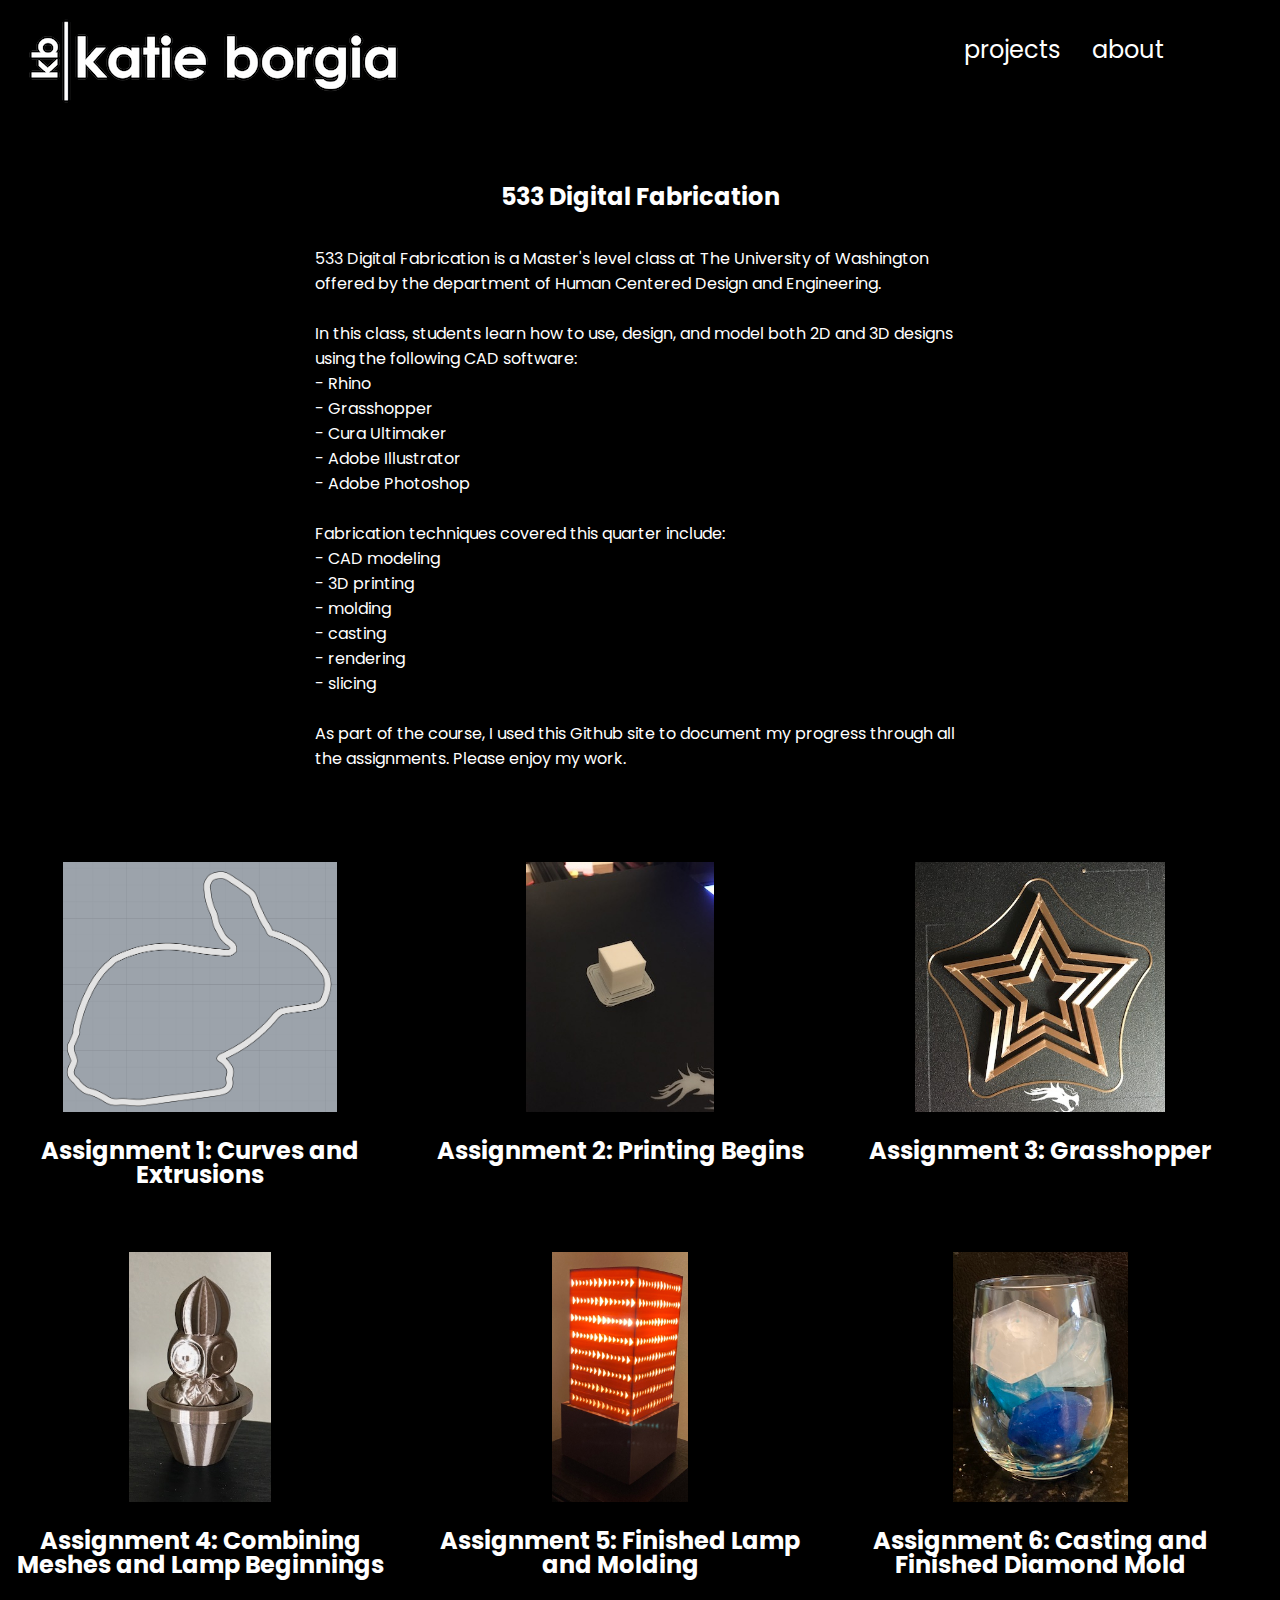
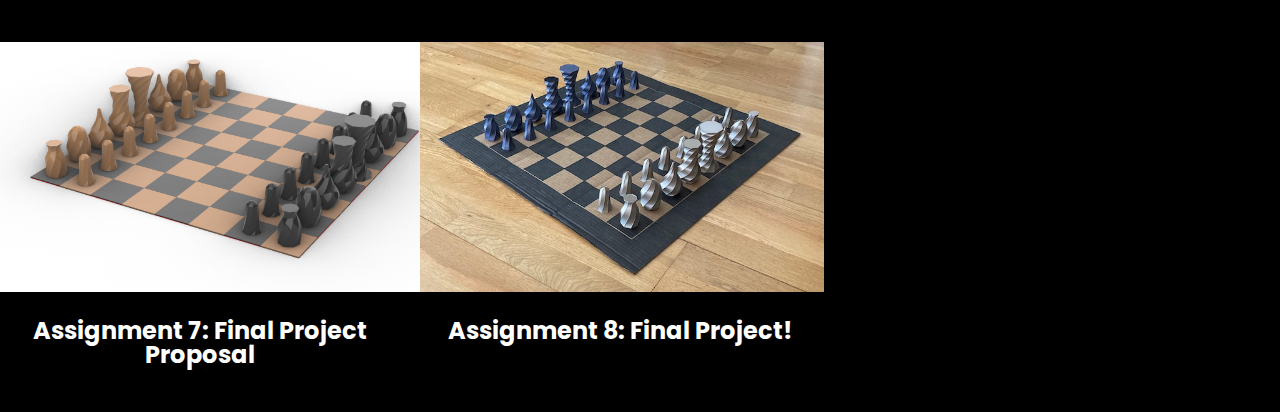
<file: index.html>
<!DOCTYPE html> 
<html> 
    <head> 
        <meta charset="utf-8"> 
        <meta name="viewport" content="width=device-width, maximum-scale=1.0" />

        <title>Katie Borgia's HCDE 533 Digital Fabrication Page!</title> 

        <link href="style.css" media="screen" rel="stylesheet" type="text/css" />
	<link rel="preconnect" href="https://fonts.gstatic.com">
	<link href="https://fonts.googleapis.com/css2?family=Poppins&display=swap" rel="stylesheet">

    </head> 
    <body> 
    <header>
      <nav>
      <ul class="navigation-items">
      <li style="float: left;"><a style="display: inline;" href="index.html"><img src="logok.png" alt="Katie Borgia's logo"/></a></li>
      <li><a href="about.html">about</a></li>
      <li><a href="index.html">projects</a></li>
      </ul>
      </nav>
    </header>
        <div class="header" align="center">
            <h1 style="display: inline-block; text-align: left;">533 Digital Fabrication</h1><br>
          <p style="width: 650px; display: inline-block; text-align: left;">533 Digital Fabrication is a Master's level class at The University of Washington
		  offered by the department of Human Centered Design and Engineering.<br><br>In this class, students learn how to use, design, and model both 2D and 3D
		  designs using the following CAD software:<br>
		
			  - Rhino<br>
			  - Grasshopper<br>
			  - Cura Ultimaker<br>
			  - Adobe Illustrator<br>
			  - Adobe Photoshop<br><br>
		Fabrication techniques covered this quarter include:<br> 
		
		- CAD modeling<br>
		- 3D printing<br>
		- molding<br>
		- casting<br>
		- rendering<br>
		- slicing<br><br>
		
		As part of the course, I used this Github site to document my progress
		  through all the assignments. Please enjoy my work.
            </p><br><br>
	
	    </div>    
    <div class="assignments" align="center">   

            <div class="assignment">
              <a href="assignment1.html">
                  <img src="bannerimage.png" alt="picture of a bunny as a rhino extrusion" height=250><h2>Assignment 1: Curves and Extrusions</h2></a>
                
            </div>

            <div class="assignment">
              <a href="assignment2.html">
                  <img src="firstprint.JPG" height=250><h2>Assignment 2: Printing Begins</h2></a>
               
            </div>
		
	    <div class="assignment">
              <a href="assignment3.html">
                  <img src="star.JPG" height=250><h2>Assignment 3: Grasshopper</h2></a>
               
            </div>
		
	    <div class="assignment">
              <a href="assignment4.html">
                  <img src="cowl.JPG" height=250><h2>Assignment 4: Combining Meshes and Lamp Beginnings</h2></a>
               
            </div>
		
	   <div class="assignment">
              <a href="assignment5.html">
                  <img src="lightlamp.jpg" height=250><h2>Assignment 5: Finished Lamp and Molding</h2></a>
               
            </div>
		
	   <div class="assignment">
              <a href="assignment6.html">
                  <img src="bluecubes.jpg" height=250><h2>Assignment 6: Casting and Finished Diamond Mold</h2></a>
               
            </div>
		
		<div class="assignment">
              <a href="assignment7.html">
                  <img src="plastic1.png" height=250><h2>Assignment 7: Final Project Proposal</h2></a>
               
            </div>
		
		<div class="assignment">
              <a href="assignment8.html">
                  <img src="set3.jpg" height=250><h2>Assignment 8: Final Project!</h2></a>
               
            </div>
		
		</div>
		
		
    </body>
</html>
</file>
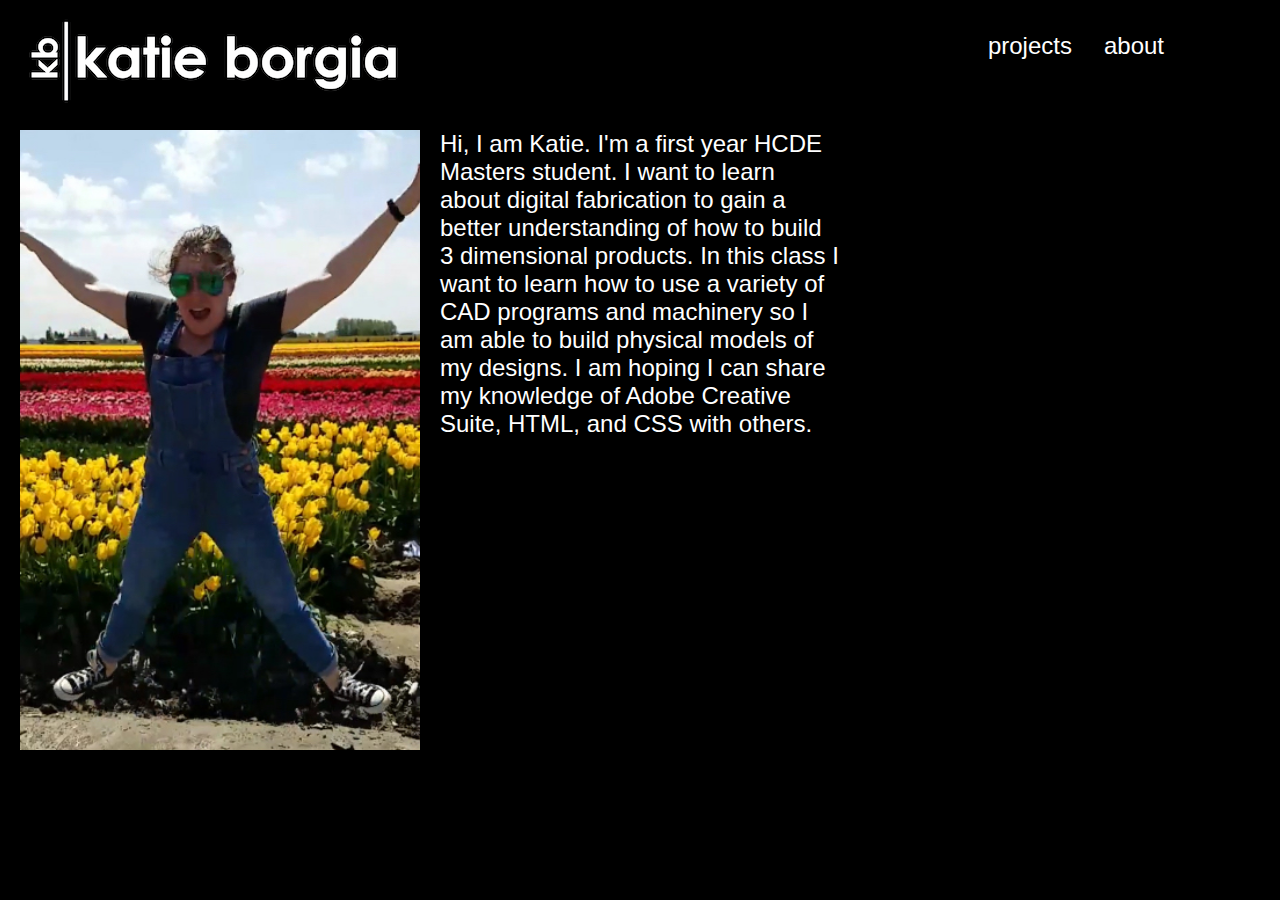
<file: about.html>
<!DOCTYPE html> 
<html> 
    <head> 
        <meta charset="utf-8"> 
        <meta name="viewport" content="width=device-width, maximum-scale=1.0" />

        <title>Katie Borgia - About Me</title> 

        <link href="style.css" media="screen" rel="stylesheet" type="text/css" />
	<link rel="preconnect" href="https://fonts.gstatic.com">
        <link href="https://fonts.googleapis.com/css2?family=Didact+Gothic&display=swap" rel="stylesheet">

    </head> 
    <body> 
    <header>
      <nav>
      <ul class="navigation-items">
      <li style="float: left;"><a style="display: inline;" href="index.html"><img src="logok.png" alt="Katie Borgia's logo"/></a></li>
      <li><a target="self" class="active" href="about.html">about</a></li>
      <li><a target="self" href="index.html">projects</a></li>
      </ul>
      </nav>
</div>
	<div class="introduction" style="clear: left">
	    <img src="katieborgia.jpg" alt="an image of Katie Borgia, jumping in the air" width=400</a>	
            <p style="width: 400px; float: left;"> Hi, I am Katie. I'm a first year HCDE Masters student. I want to learn about digital fabrication to gain a better understanding 
		    of how to build 3 dimensional products. In this class I want to learn how to use a variety of CAD programs and machinery so 
		    I am able to build physical models of my designs. I am hoping I can share my knowledge of Adobe Creative Suite, HTML, and CSS with others.   
            </p>
        </div>
	</body>
</file>
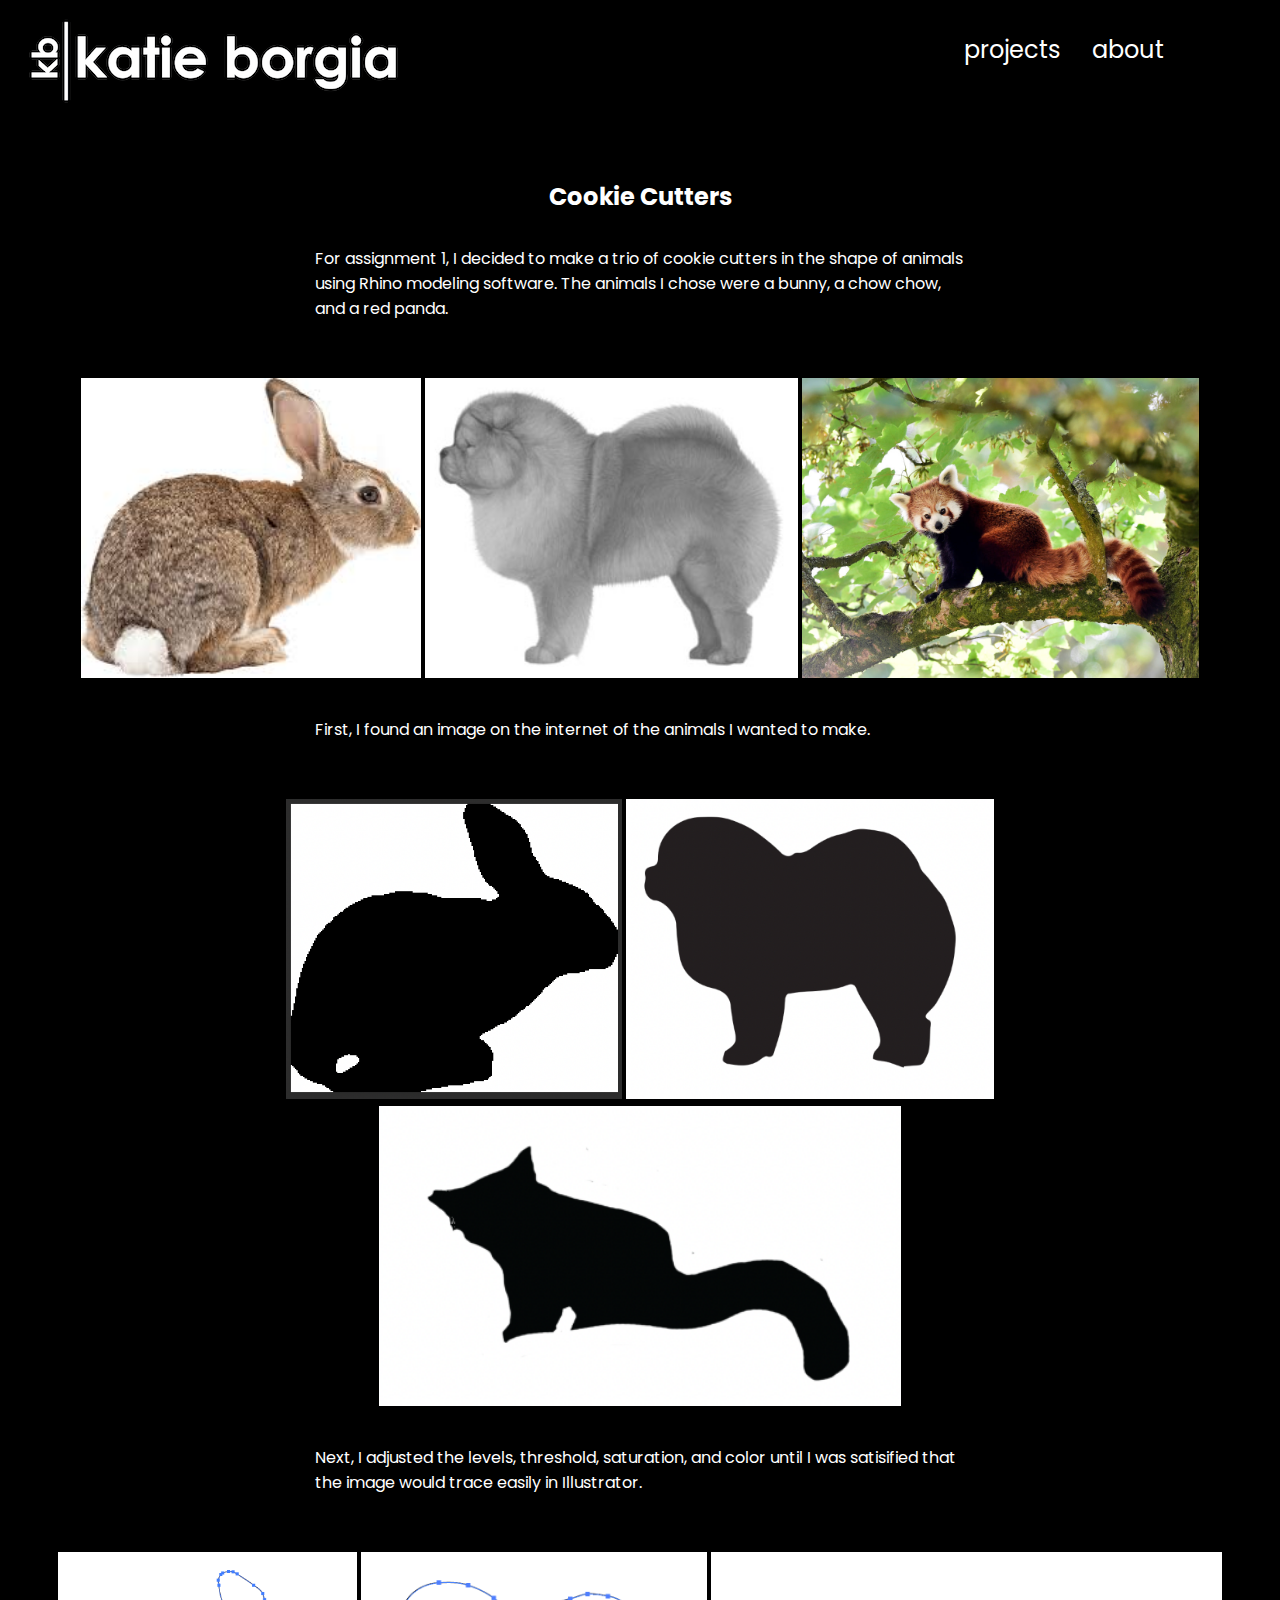
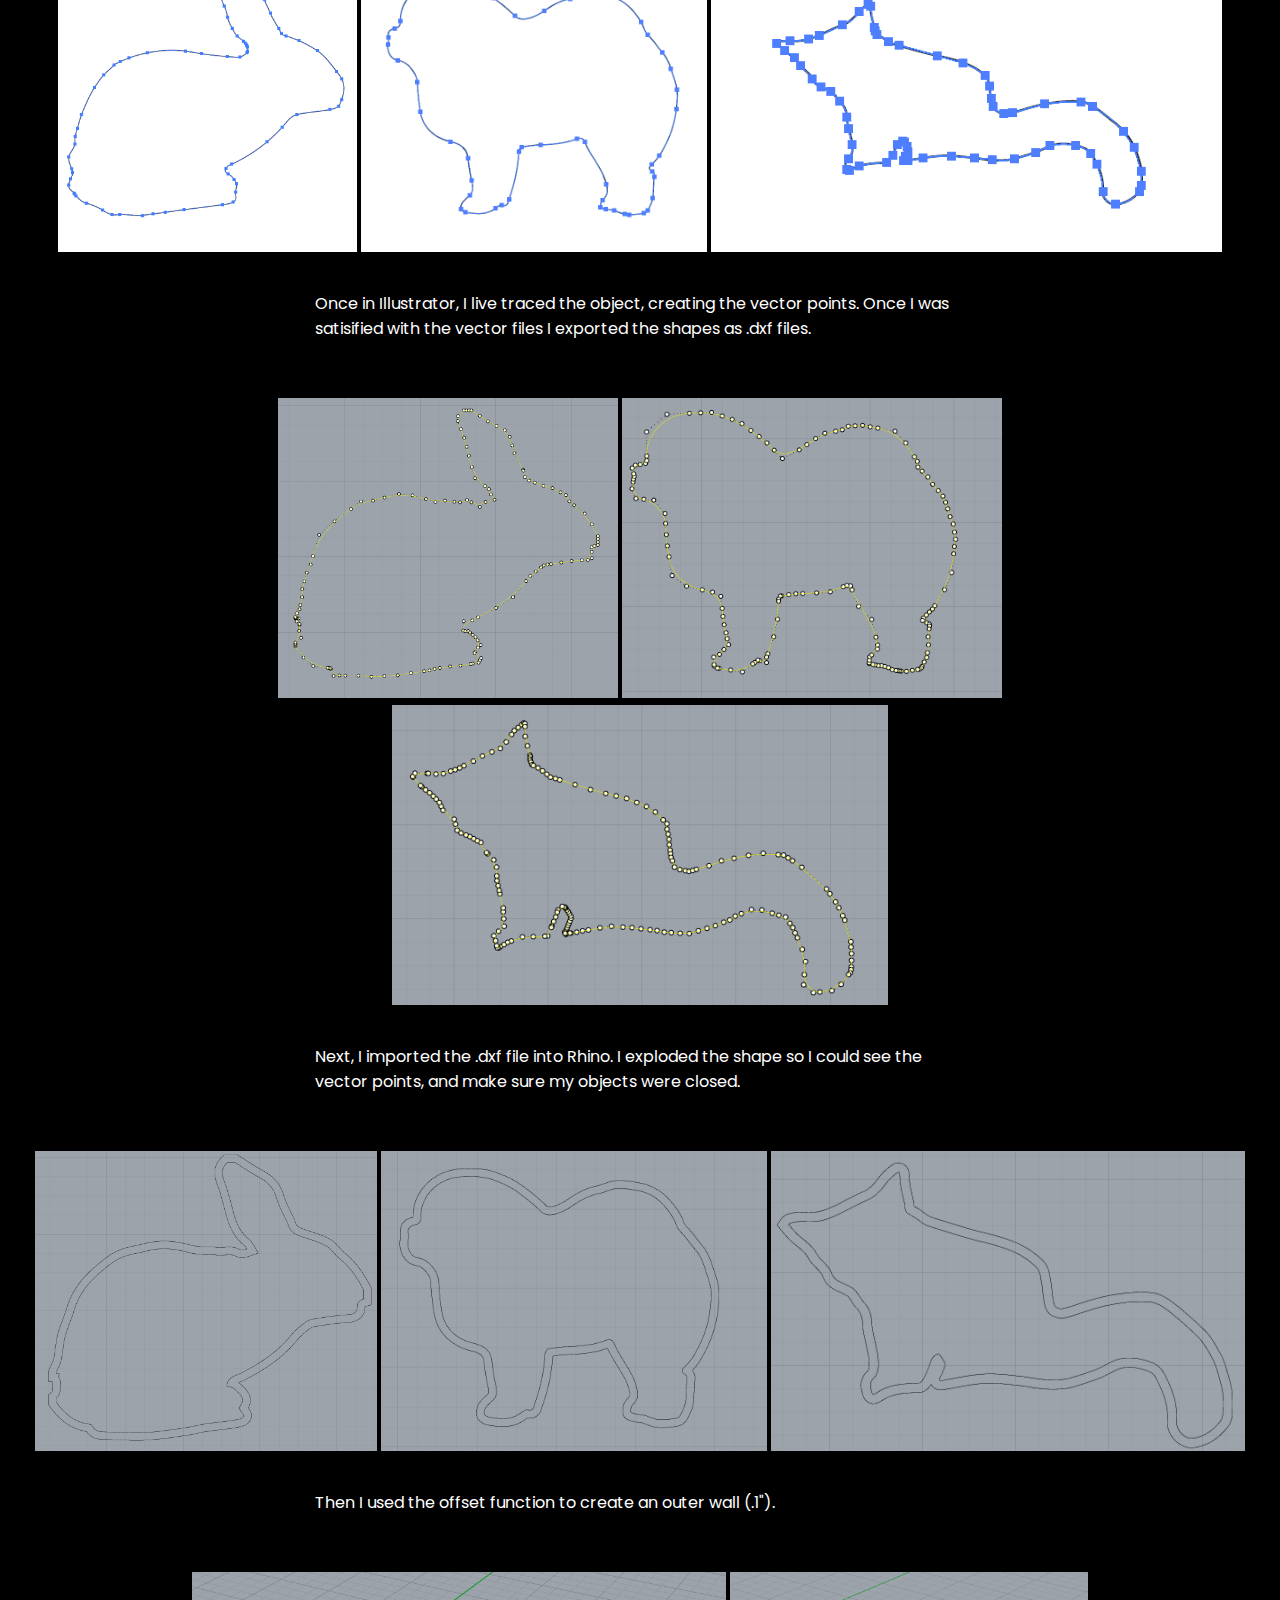
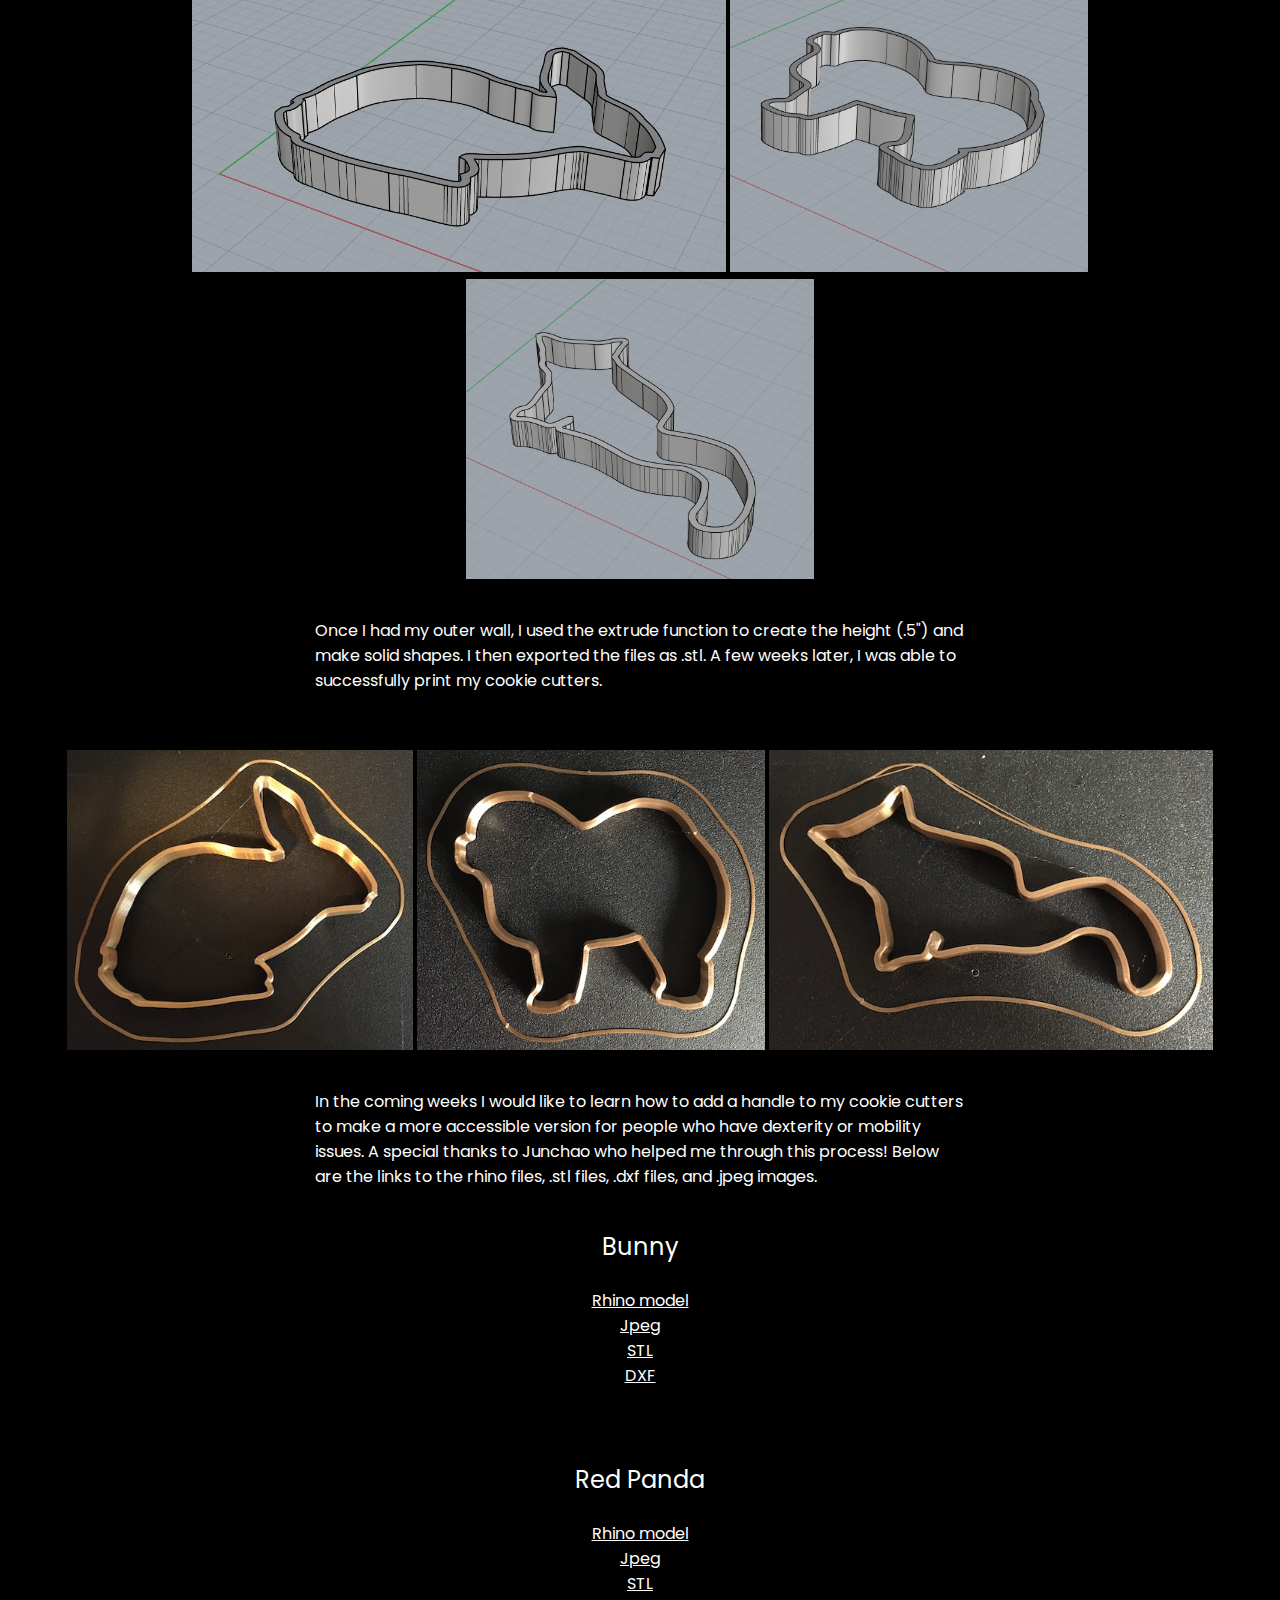
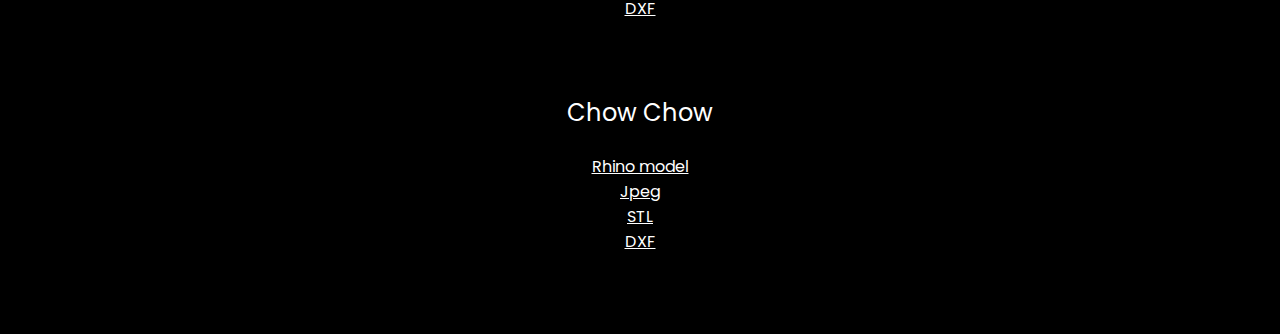
<file: assignment1.html>
<!DOCTYPE html> 
<html> 
    <head> 
        <meta charset="utf-8"> 
        <meta name="viewport" content="width=device-width, maximum-scale=1.0" />

        <title>Katie Borgia's Assignment 1 Page!</title> 

        <link href="style.css" media="screen" rel="stylesheet" type="text/css" />
        <link rel="preconnect" href="https://fonts.gstatic.com">
	    <link href="https://fonts.googleapis.com/css2?family=Poppins&display=swap" rel="stylesheet">

    </head> 
    <body> 
     <header>
      <nav>
      <ul class="navigation-items">
      <li style="float: left;"><a style="display: inline;" href="index.html"><img src="logok.png" alt="Katie Borgia's logo"/></a></li>
      <li><a href="about.html">about</a></li>
      <li><a href="index.html">projects</a></li>
      </ul>
      </nav>
    </header>

        <div class="header"; align="center"> 
            <h1 style="display: inline-block; text-align: left;">Cookie Cutters</h1><br>
          <p style="width: 650px; display: inline-block; text-align: left;">For assignment 1, I decided to make a trio of cookie cutters in the shape of animals using Rhino modeling software. The animals I chose were a bunny, a chow chow, and a red panda.
            </p><br><br>
            
            <p "align="center">
                <img src="bunny.jpeg" height=300></a>
                <img src="chowchow.jpeg" height=300></a>
                <img src="red panda.jpeg" height=300></a>
            </p>
            <p style="width: 650px; display: inline-block; text-align: left;">
                First, I found an image on the internet of the animals I wanted to make.
            </p><br><br>
    
 
            <p "align="center">
                 <img src="threshold.png" height=300></a>
                 <img src="thresholdchowchow.png" height=300></a>
                 <img src="thresholdredpanda.png" height=300></a>
            </p>
            <p style="width: 650px; display: inline-block; text-align: left;">
                Next, I adjusted the levels, threshold, saturation, and color until I was satisified that the image would trace easily in Illustrator.
            </p><br><br>

            
            <p "align="center">
                 <img src="vectorbunny.png" height=300></a>
                 <img src="vectorchowchow.png" height=300></a>
                 <img src="vectorredpanda.png" height=300></a>
            </p>
            <p style="width: 650px; display: inline-block; text-align: left;">
                Once in Illustrator, I live traced the object, creating the vector points. Once I was satisified with the 
                vector files I exported the shapes as .dxf files.<br><br>
            </p>
            <p "align="center">
                 <img src="exploded.png" height=300></a>
                 <img src="exploded chow chow.png" height=300></a>
                 <img src="exploderedpanda.png" height=300></a>
            </p>
            <p style="width: 650px;display: inline-block; text-align: left;">
               Next, I imported the .dxf file into Rhino. I exploded the shape so I could see the vector points, and make sure my objects were closed.
            </p><br><br>
            
            <p "align="center">
                 <img src="offset.png" height=300></a>
                 <img src="offsetchowchow.png" height=300></a>
                 <img src="offsetredpanda.png" height=300></a>
            </p>
            <p style="width: 650px; display: inline-block; text-align: left;">
               Then I used the offset function to create an outer wall (.1").
            </p><br><br>
           
              <p "align="center">
                 <img src="extrude.png" height=300></a>
                 <img src="extrudechowchow.png" height=300></a>
                 <img src="extruderedpanda.png" height=300></a>
            </p>
            <p style="width: 650px; display: inline-block; text-align: left;">
               Once I had my outer wall, I used the extrude function to create the height (.5") and make solid shapes. I then exported the files as .stl. 
               A few weeks later, I was able to successfully print my cookie cutters.
            </p><br><br>

            <p style="display: inline-block; text-align: left;">
                 <img src="cookiecutter1.JPG" height=300></a>
                 <img src="cookiecutter2.JPG" height=300></a>
                 <img src="cookiecutter3.JPG" height=300></a>
            </p>

            <p style="width: 650px; display: inline-block; text-align: left;"> In the coming weeks I would like to learn how to add a handle to my cookie cutters to make a more accessible version for people who have dexterity or mobility issues.
            A special thanks to Junchao who helped me through this process!
            Below are the links to the rhino files, .stl files, .dxf files, and .jpeg images.</p><br>
                
                <p style="font-size: 24px"; align="center">Bunny</p>
                <a href="bunny.3dm">Rhino model</a><br>
                <a href="bunny.jpeg">Jpeg</a><br>
                <a href="bunny.stl">STL</a><br>
                <a href="bunny.dxf">DXF</a><br><br><br>
               
                
                <p style="font-size: 24px"; align="center">Red Panda</p>
                <a href="redpanda.3dm">Rhino model</a><br>
                <a href="red panda.jpeg">Jpeg</a><br>
                <a href="redpanda.stl">STL</a><br>
                <a href="redpanda.dxf">DXF</a><br><br><br>
                
                
                <p style="font-size: 24px"; align="center">Chow Chow</p>
                <a href="chowchow.3dm">Rhino model</a><br>
                <a href="chowchow.jpeg">Jpeg</a><br>
                <a href="chowchow.stl">STL</a><br>
                <a href="chowchow.dxf">DXF</a><br><br><br>
               
            
            
</div>
    </body>
</html>
</file>
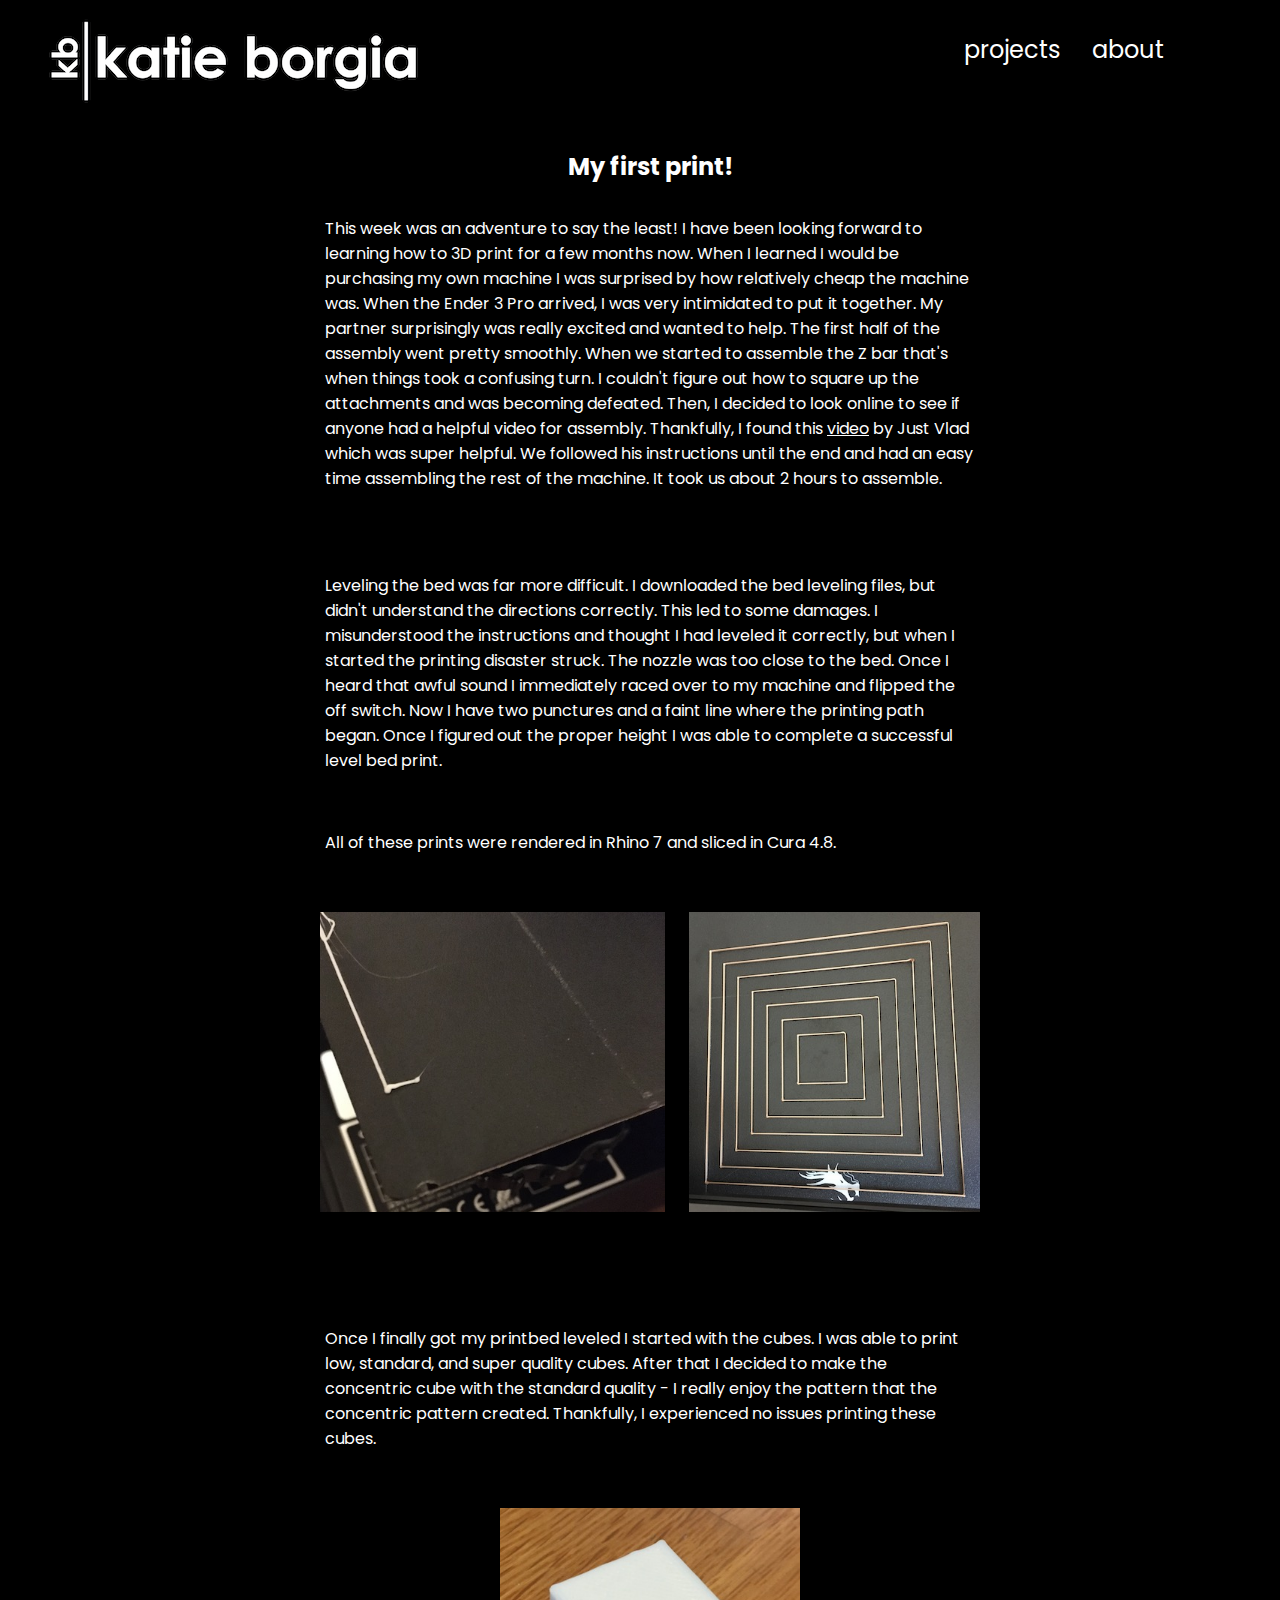
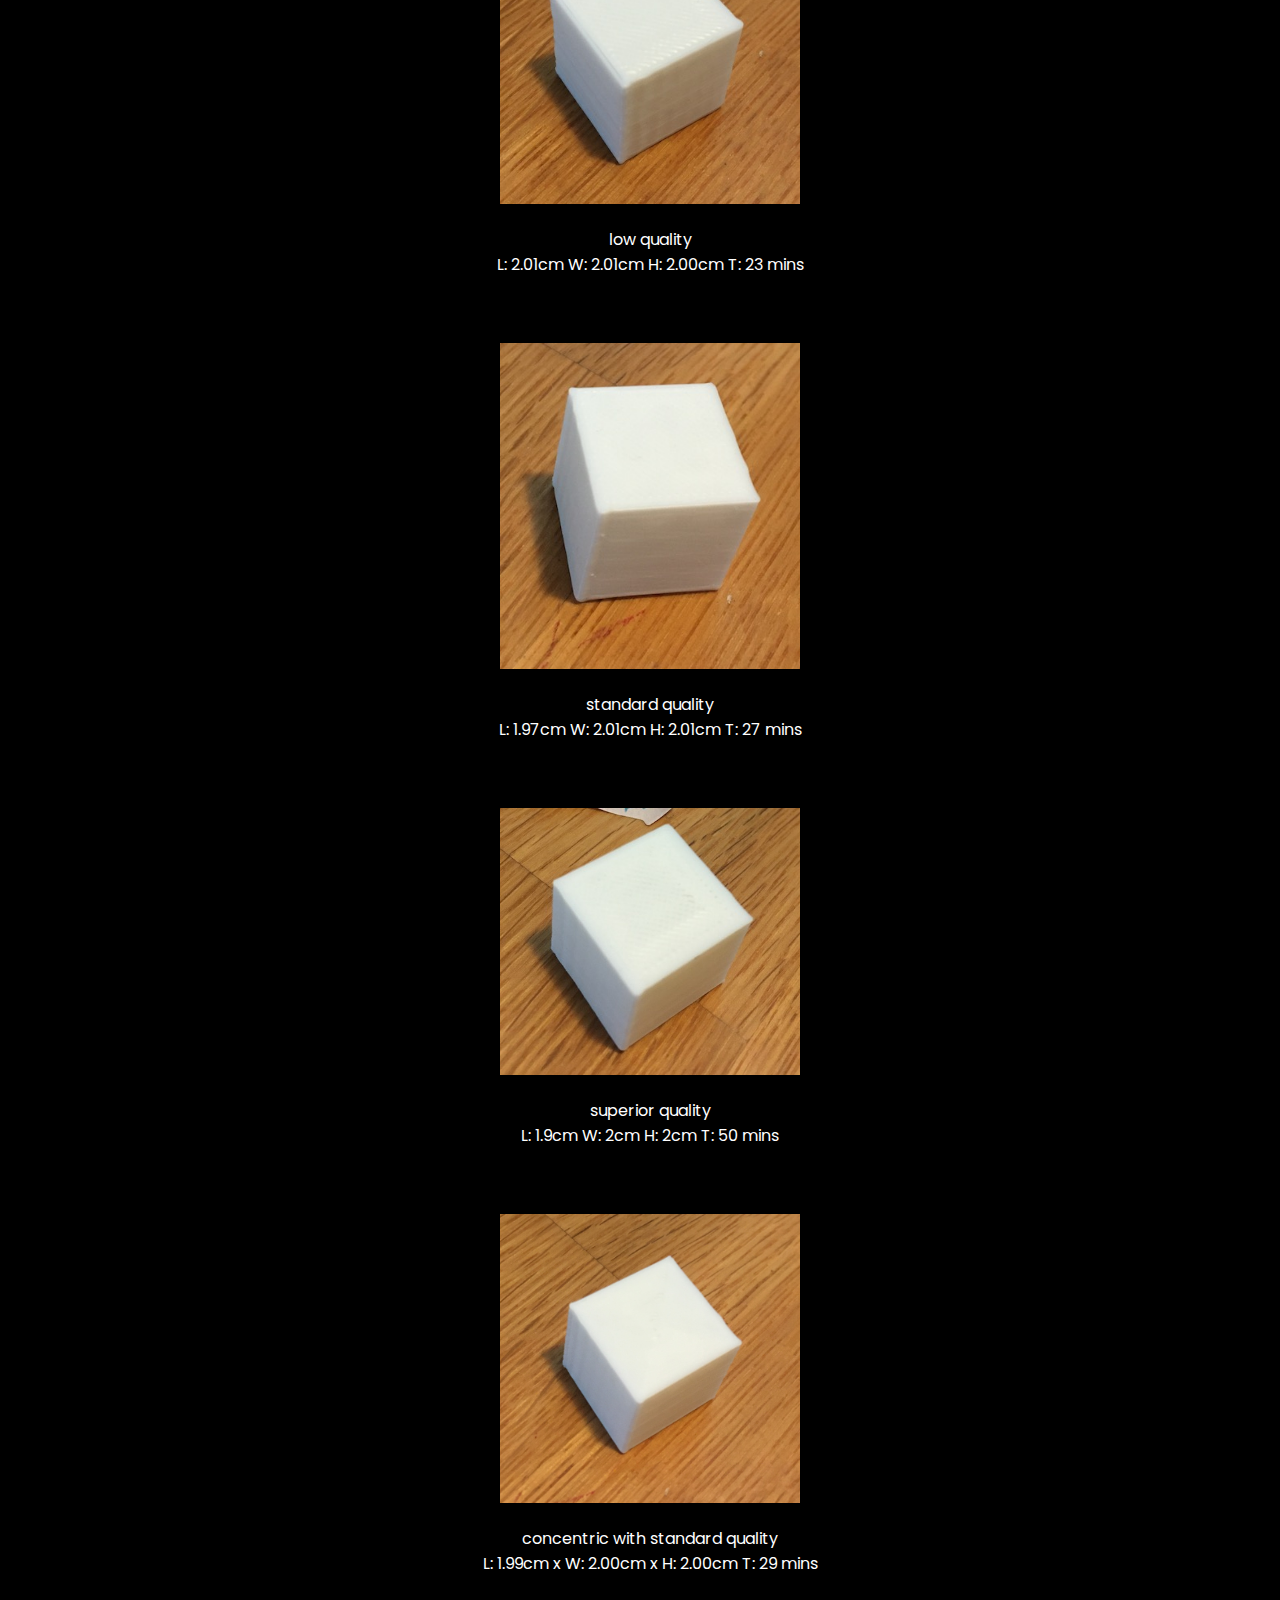
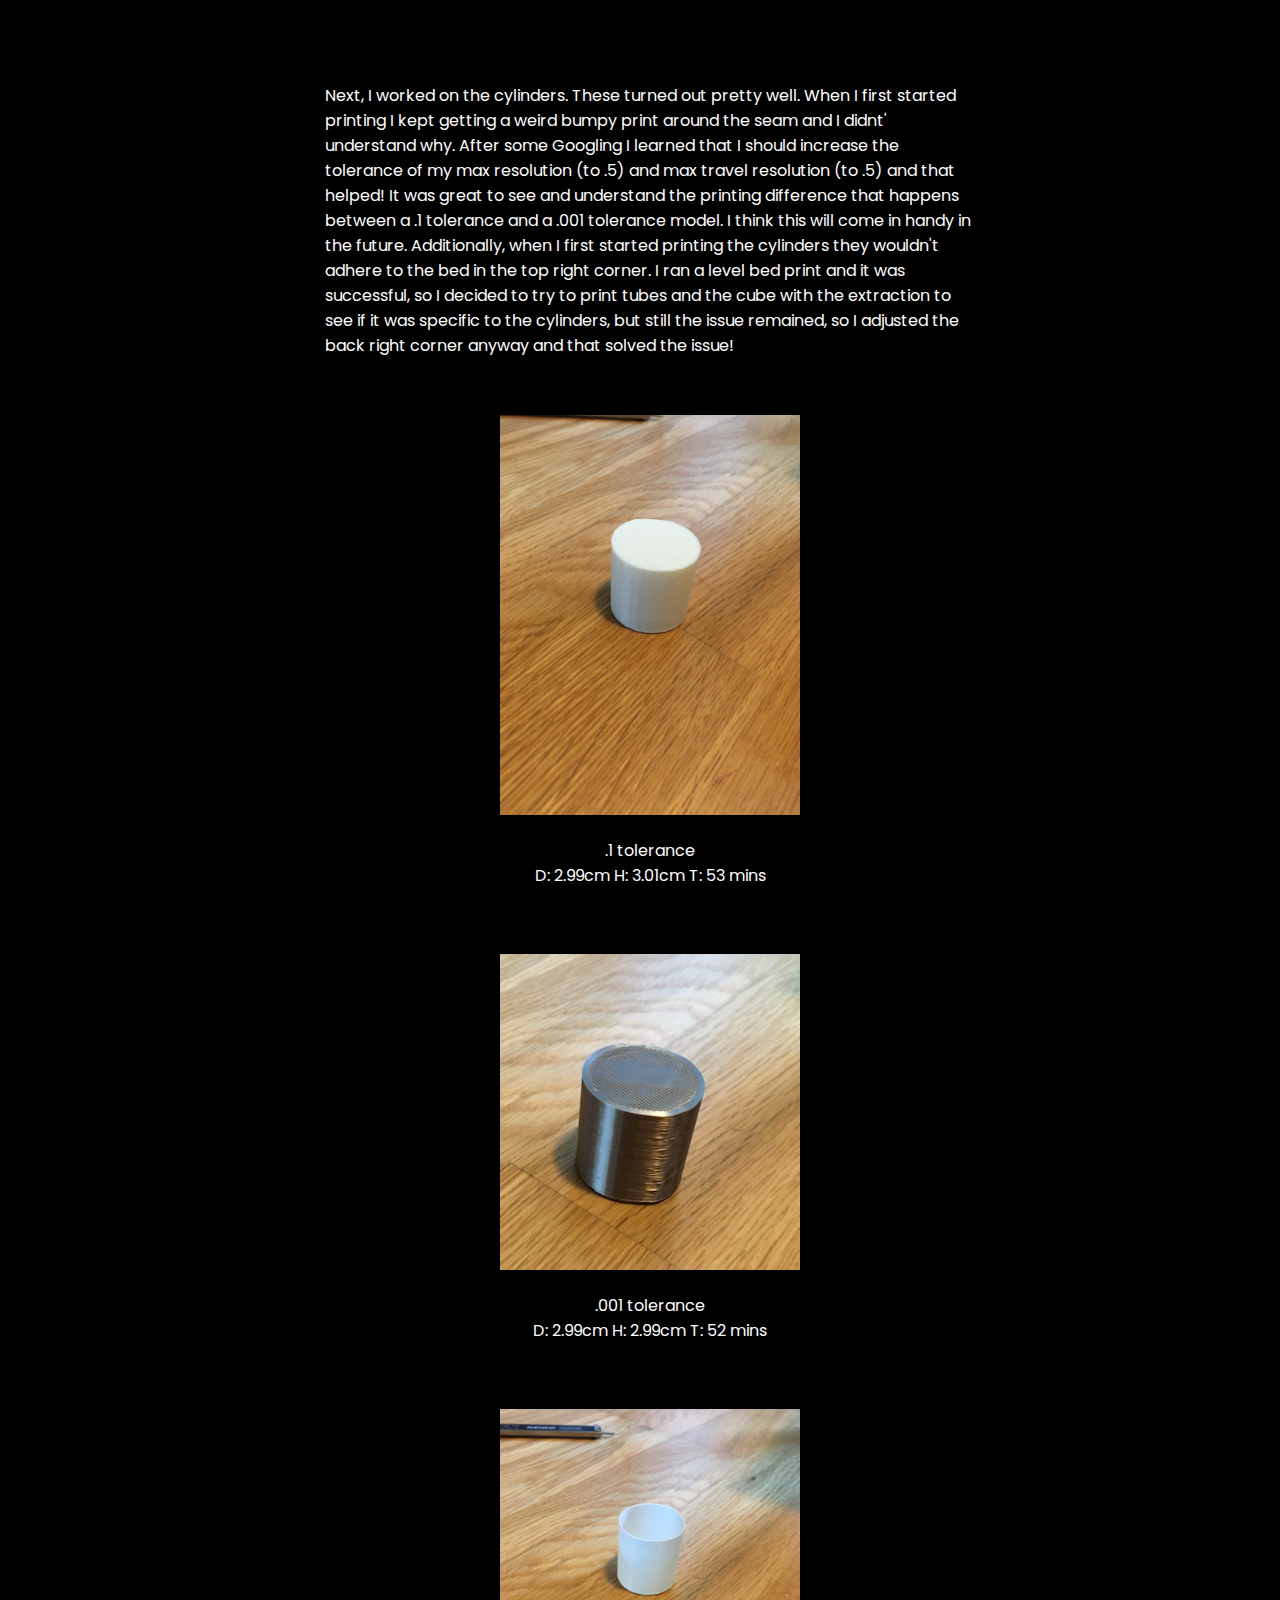
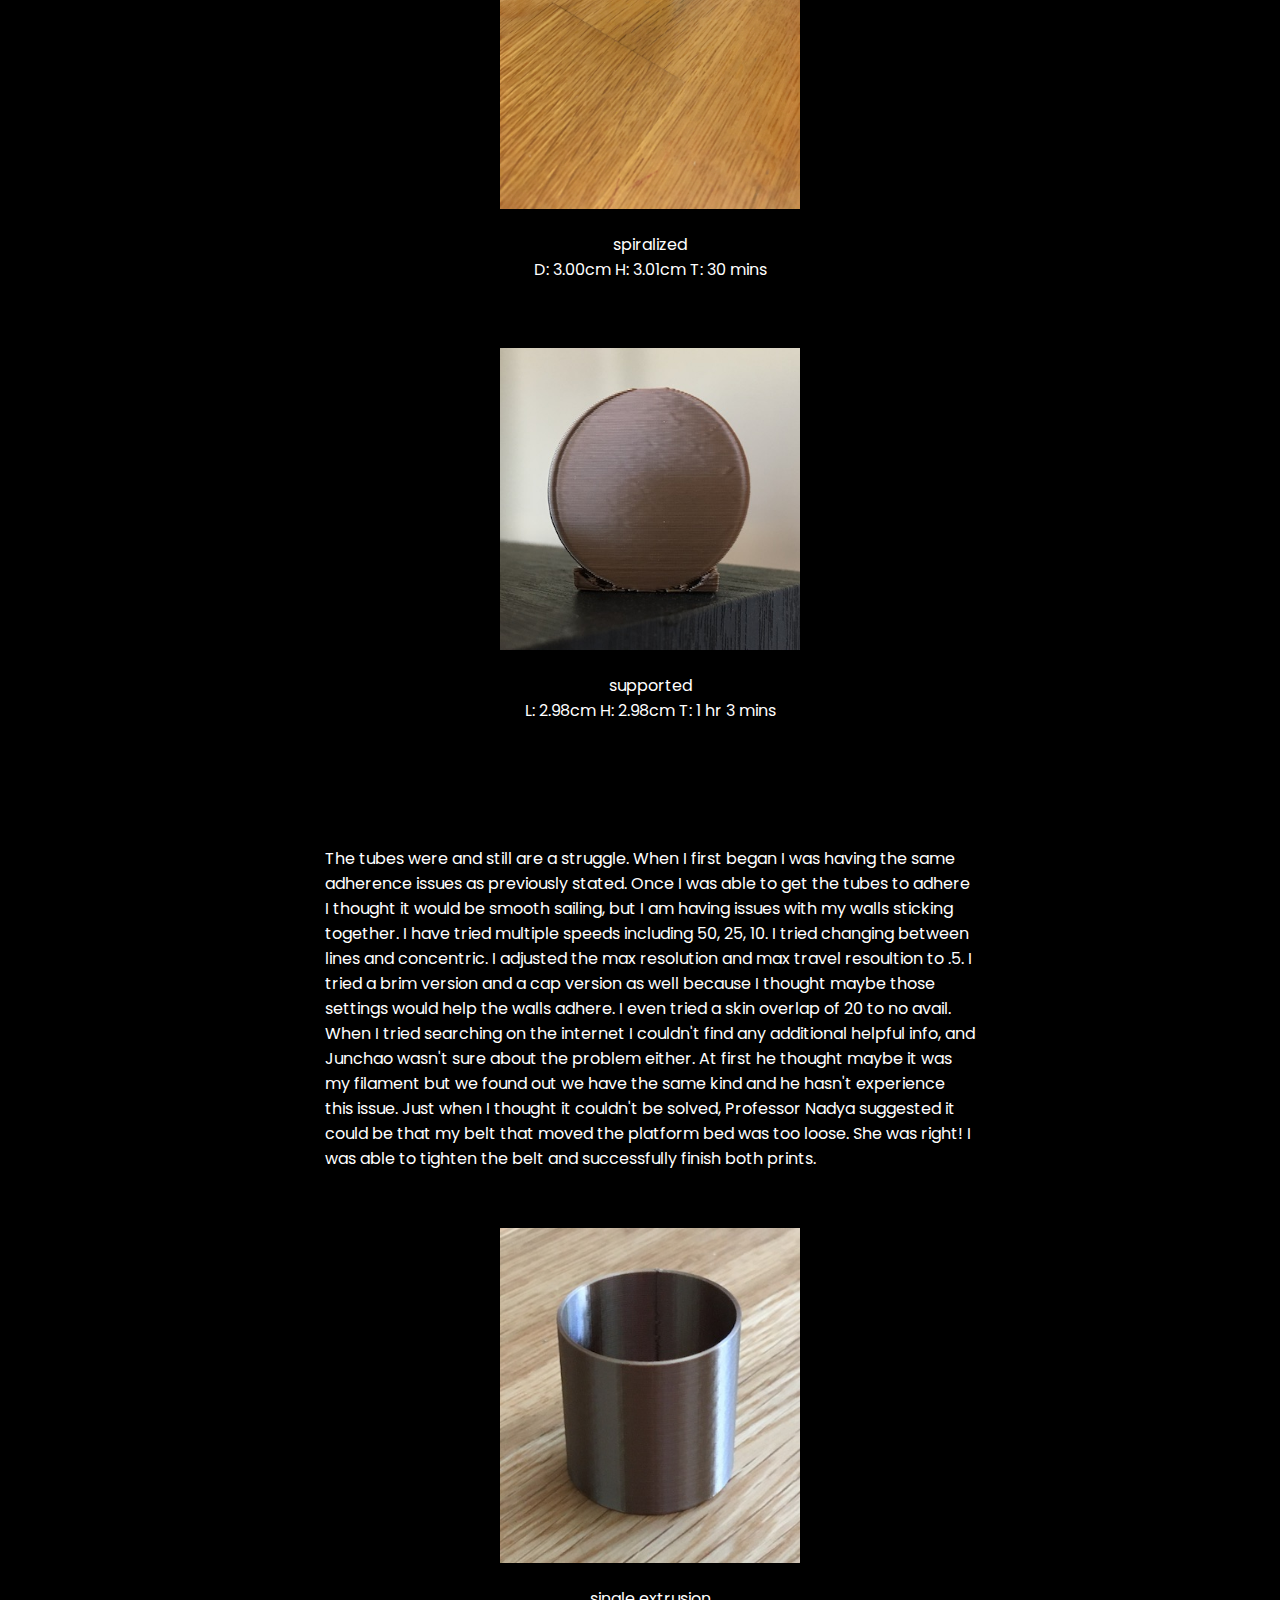
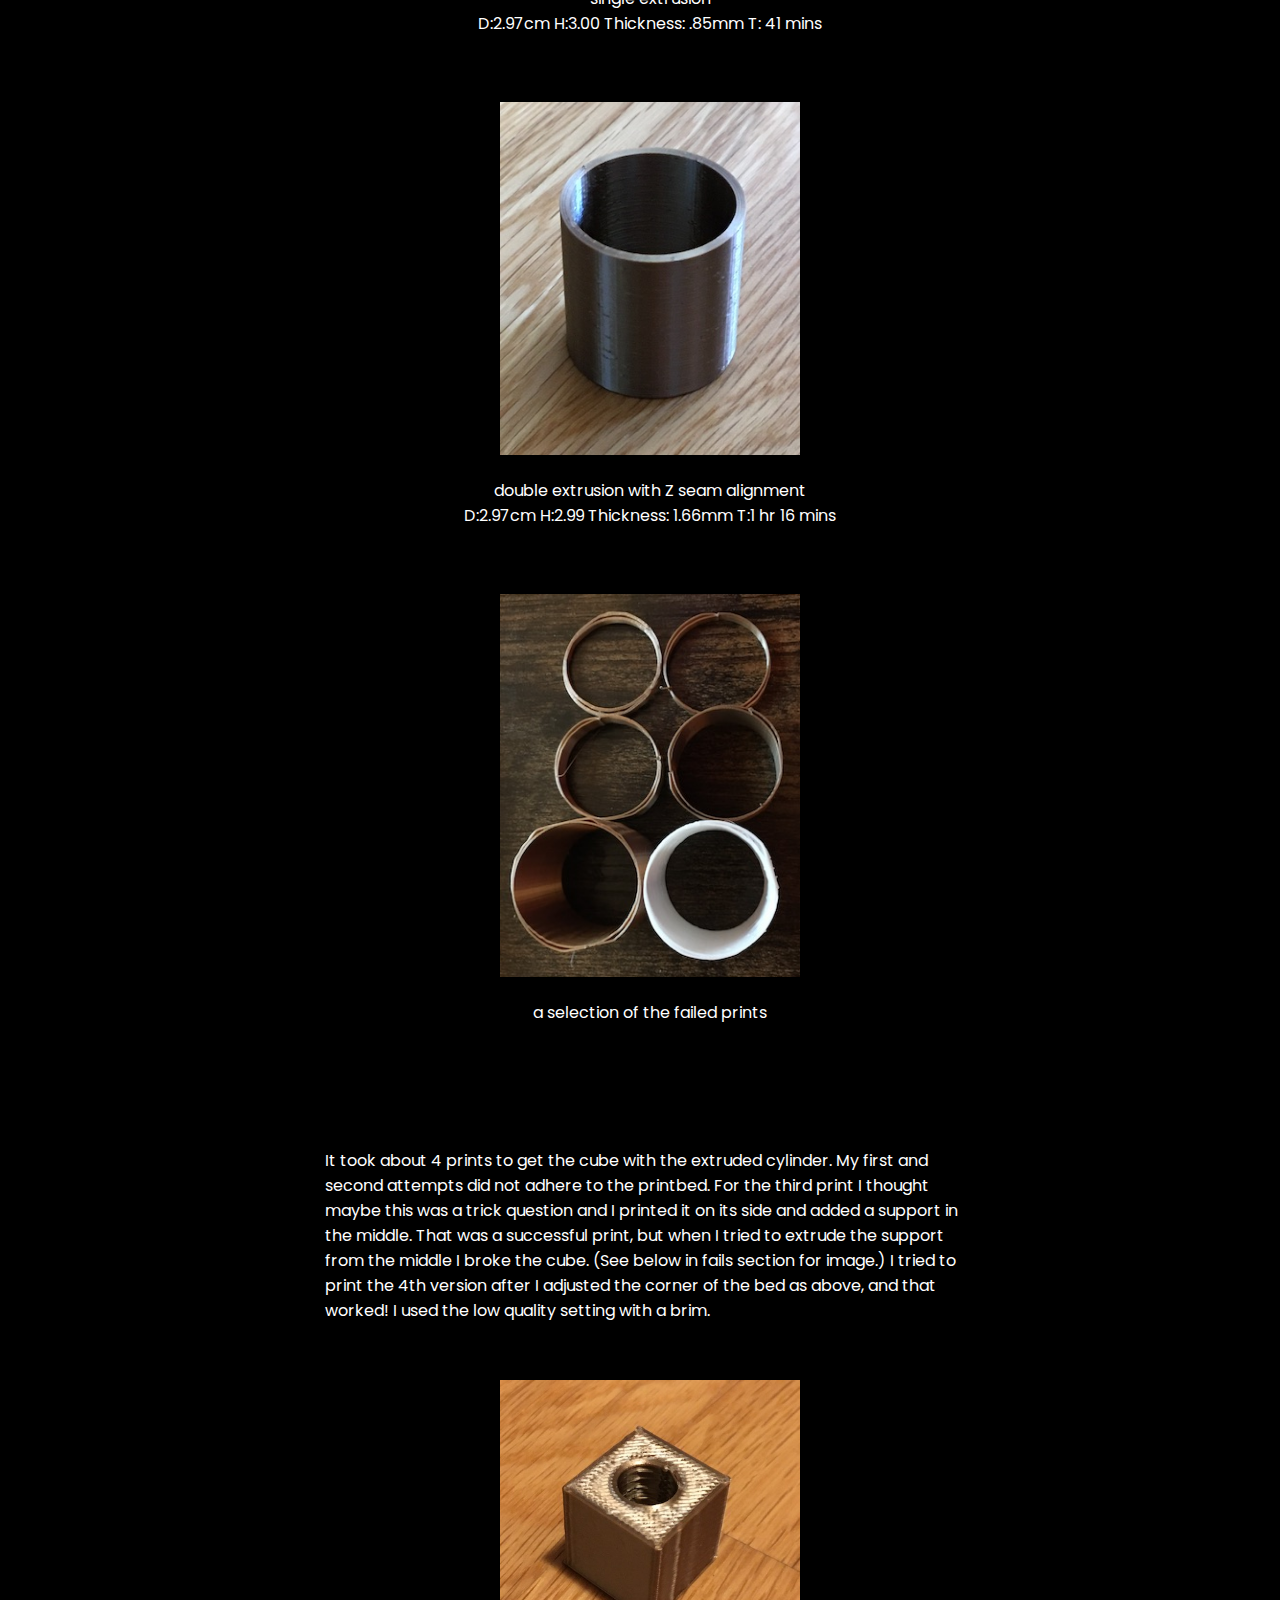
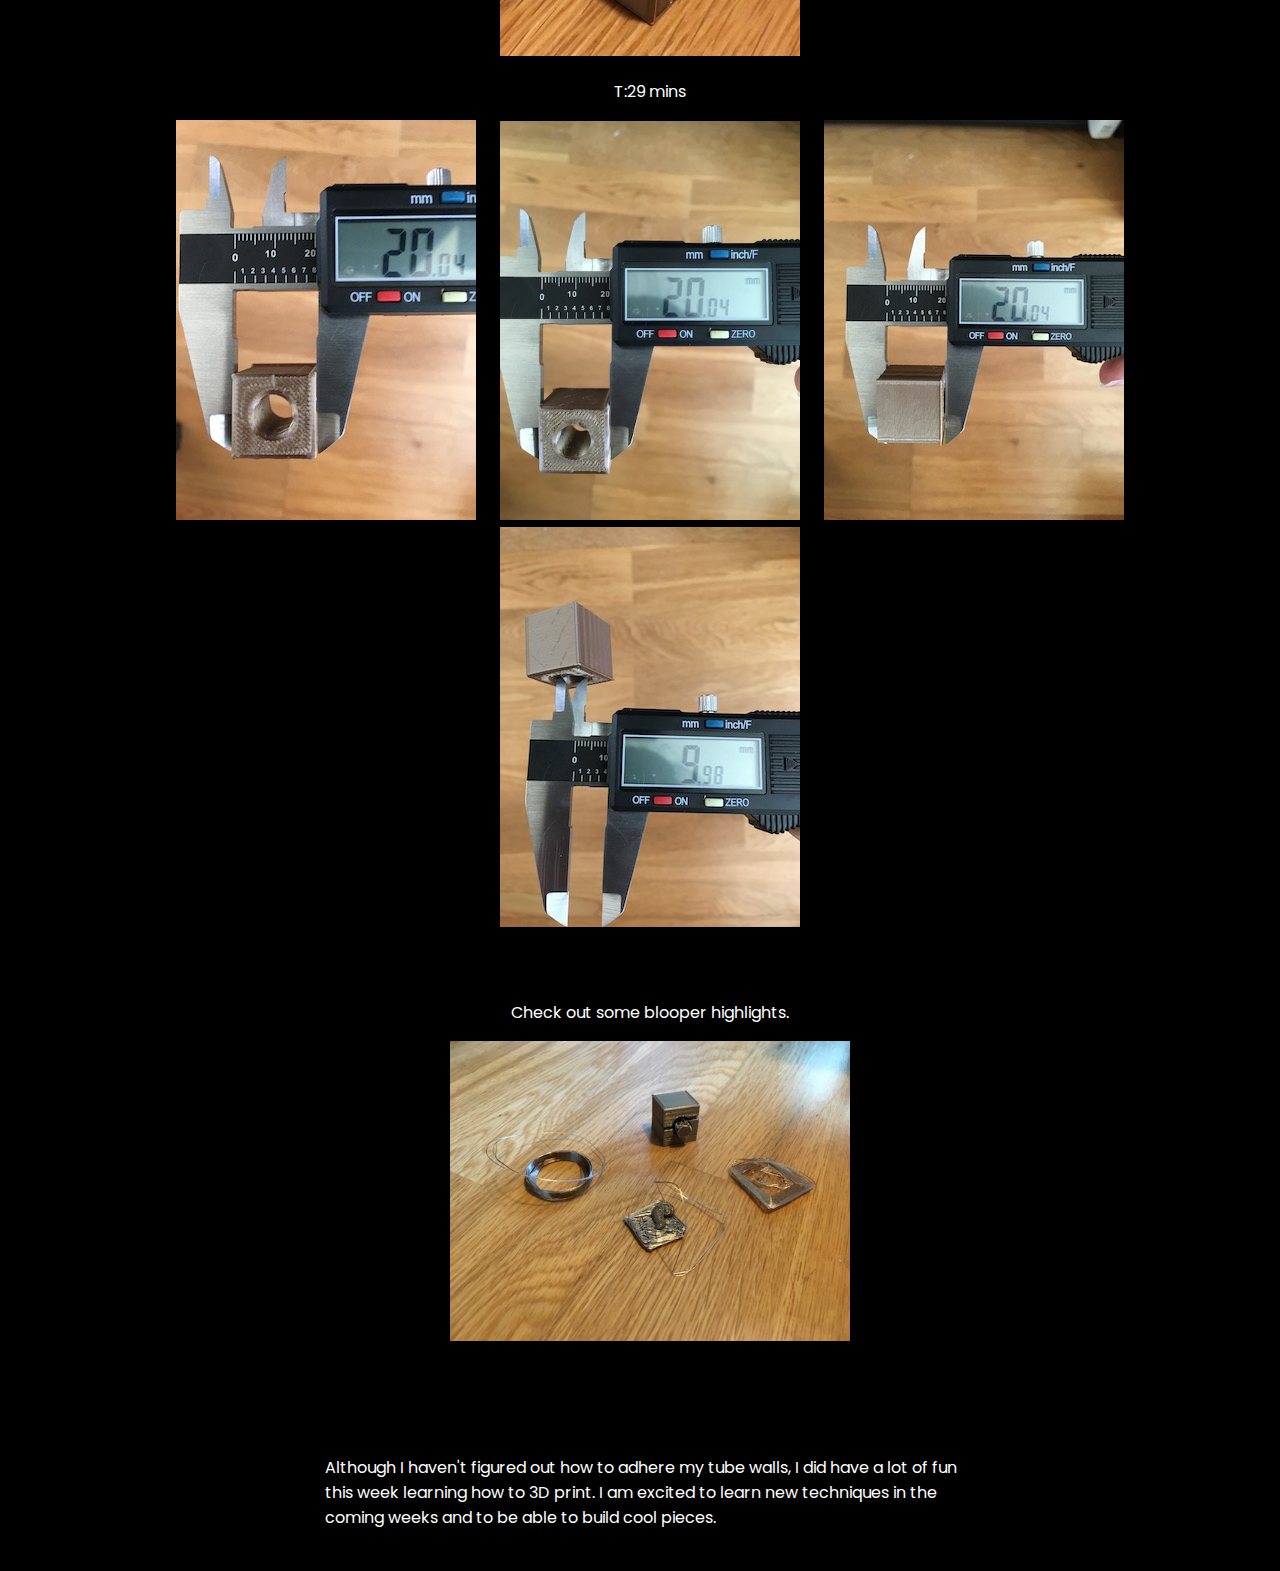
<file: assignment2.html>
<!DOCTYPE html> 
<html> 
    <head> 
        <meta charset="utf-8"> 
        <meta name="viewport" content="width=device-width, maximum-scale=1.0" />
        <title>Katie Borgia's Assignment 2 Page!</title> 
        <link href="style.css" media="screen" rel="stylesheet" type="text/css" />
        <link rel="preconnect" href="https://fonts.gstatic.com">
	    <link href="https://fonts.googleapis.com/css2?family=Poppins&display=swap" rel="stylesheet">
       <style>
           img {
               padding-left: 20px;
           }
        </style>
    </head> 
    <body> 
        
      <header>
      <nav>
      <ul class="navigation-items">
      <li style="float: left;"><a style="display: inline;" href="index.html"><img src="logok.png" alt="Katie Borgia's logo"/></a></li>
      <li><a href="about.html">about</a></li>
      <li><a href="index.html">projects</a></li>
      </ul>
      </nav>
      </header>

      <div class=:"header"; align="center">
            <h1 style="padding-left: 20px; display: inline-block; text-align: left;">My first print!</h1><br>
          
               <p style="width: 650px; padding-left: 20px; display: inline-block; text-align: left;">This week was an adventure to say the least! I have been looking forward to learning how to 3D print for a few 
                   months now. When I learned I would be purchasing my own machine I was surprised by how relatively cheap the machine was. When the Ender 3 Pro 
                   arrived, I was very intimidated to put it together. My partner surprisingly was really excited and wanted to help.
                   The first half of the assembly went pretty smoothly.  When we started to assemble the Z bar that's when things took a confusing 
                   turn. I couldn't figure out how to square up the attachments 
                   and was becoming defeated. Then, I decided to look online to see if anyone had a helpful video for assembly. Thankfully, I found 
                   this <a href="https://www.youtube.com/watch?v=ibsOYzXduYc&t=484s">video</a> 
                   by Just Vlad which was super helpful. We followed his instructions until the end and had an easy time assembling the rest of the 
                   machine. It took us about 2 hours to assemble.<br><br><br>
              
            <p style="width: 650px; padding-left: 20px; display: inline-block; text-align: left;"> Leveling the bed was far more difficult. I downloaded the bed leveling files, but didn't understand the directions 
                correctly. This led to some damages. I misunderstood the instructions and thought I had leveled it correctly, but when I started the printing 
                disaster struck. The nozzle was too close to the bed.  Once I heard that awful sound I immediately raced over to my machine and flipped the off 
                switch. Now I have two punctures and a faint line where the printing path began. Once I figured out the proper height I was able to complete a 
                successful level bed print.</p><br><br> 
                                                      
            <p style="width: 650px; padding-left: 20px; display: inline-block; text-align: left;">All of these prints were rendered in Rhino 7 and sliced in Cura 4.8.</p><br><br>  
                                                        
            <p align="center">
                <img src="DAMAGE.JPG" height=300></a>
                <img src="PRINTBED.JPG" height=300></a>
               
            </p><br><br><br>  

           <p style="width: 650px; padding-left: 20px; display: inline-block; text-align: left;">Once I finally got my printbed leveled I started with the cubes. I was able to print low, standard, and super quality 
            cubes. After that I decided to make the concentric cube with the standard quality - I really enjoy the pattern that the concentric pattern created. 
            Thankfully, I experienced no issues printing these cubes. 
            </p><br><br>

               <p align="center">
                <img src="LOW.JPG" width=300><p style="width: 500px; padding-left: 20px;">low quality<br>L: 2.01cm W: 2.01cm H: 2.00cm T: 23 mins</p></a><br><br>
                <img src="STANDARD.JPG" width=300><p style="width: 500px; padding-left: 20px;">standard quality<br>L: 1.97cm W: 2.01cm H: 2.01cm T: 27 mins</p></a><br><br>
                <img src="SUPERIOR.JPG" width=300><p style="width: 500px; padding-left: 20px;">superior quality<br>L: 1.9cm W: 2cm H: 2cm T: 50 mins</p></a><br><br>
                <img src="CONCENTRIC.JPG" width=300><p style="width: 500px; padding-left: 20px;">concentric with standard quality<br>L: 1.99cm x W: 2.00cm x H: 2.00cm T: 29 mins</p></a><br><br><br>

        <p style="width: 650px; padding-left: 20px; display: inline-block; text-align: left;">Next, I worked on the cylinders. These turned out pretty well. When I first started printing I kept getting a weird bumpy print 
                around the seam and I didnt' understand why. After some Googling I learned that I should increase the tolerance of my max resolution (to .5) 
                and max travel resolution (to .5) and that helped! It was great to see and understand the 
                printing difference that happens between a .1 tolerance and a .001 tolerance model. I think this will come in handy in the future. 
                Additionally, when I first started printing the cylinders
                they wouldn't adhere to the bed in the top right corner. I ran a level bed print and it was successful, so I decided to try to 
            print tubes and the cube with the extraction to see if it was specific to the cylinders, but still the issue remained, so I adjusted 
                the back right corner anyway and that solved the issue!
            </p><br><br>

            <p align="center">
                 <img src="1CYLINDER.JPG" width=300><p style="width: 500px; padding-left: 20px;">.1 tolerance<br>D: 2.99cm H: 3.01cm T: 53 mins</p></a><br><br>
                 <img src="001CYLINDER.JPG" width=300><p style="width: 500px; padding-left: 20px;">.001 tolerance<br>D: 2.99cm H: 2.99cm T: 52 mins</p></a><br><br>
                <img src="SPIRALIZED.JPG" width=300><p style="width: 500px; padding-left: 20px;">spiralized<br>D: 3.00cm H: 3.01cm T: 30 mins</p></a><br><br>
                 <img src="SUPPORT.JPG" width=300><p style="width: 500px; padding-left: 20px;">supported<br>L: 2.98cm H: 2.98cm T: 1 hr 3 mins</p></a><br><br><br>
            </p>

           <p style="width: 650px; padding-left: 20px; display: inline-block; text-align: left;">The tubes were and still are a struggle. When I first began I was having the same adherence issues as previously stated. Once I was able to 
               get the tubes to adhere I thought it would be smooth sailing, but I am having issues with my walls sticking together. I have tried multiple 
               speeds including 50, 25, 10. I tried changing between lines and concentric. I adjusted the max resolution and max travel resoultion to .5. I 
               tried a brim version and a cap version as well because I thought maybe those settings would help the walls adhere. I even tried a skin overlap 
            of 20 to no avail. When I tried searching on 
               the internet I couldn't find any additional helpful info, and Junchao wasn't sure about the problem either. At first he thought maybe it was my 
               filament but we found out we have the same kind and he hasn't experience this issue. Just when I thought it couldn't be solved, Professor Nadya suggested
               it could be that my belt that moved the platform bed was too loose. She was right! I was able to tighten the belt and successfully finish both prints.<br><br>
            </p>

            
            <p align="center">
                 <img src="FINALSINGLE.JPG" width=300><p style="width: 500px; padding-left: 20px;">single extrusion<br>D:2.97cm H:3.00 Thickness: .85mm T: 41 mins</p></a><br><br>
                 <img src="FINALDOUBLE.JPG" width=300><p style="width: 500px; padding-left: 20px;">double extrusion with Z seam alignment<br>D:2.97cm H:2.99 Thickness: 1.66mm T:1 hr 16 mins</p></a><br><br>
                 <img src="TUBEFAILS.JPG" width=300></a><p style="width: 500px; padding-left: 20px;">a selection of the failed prints</p><br><br><br>
            </p>

            <p style="width: 650px; padding-left: 20px; display: inline-block; text-align: left;">It took about 4 prints to get the cube with the extruded cylinder. My first and second attempts did not adhere to the printbed. For 
                the third print I thought maybe this was a trick question
                and I printed it on its side and added a support in the middle. That was a successful print, but when I tried to extrude the support 
                from the middle I broke the cube. (See below in fails section for image.)
                I tried to print the 4th version after I adjusted the corner of the bed as above, and that worked! I used the low quality setting with 
                a brim.<br><br>
            </p>
            <p align="center">
                <img src="CUBEHOLE.JPG" width=300><p style="width: 500px; padding-left: 20px;"> T:29 mins</p></a>
                <img src="CUBELENGTH.JPG" width=300></a>
                 <img src="CUBEWIDTH.JPG" width=300></a>
                 <img src="CUBEHEIGHT.JPG" width=300></a>
                 <img src="CUBEINSIDE.JPG" width=300></a><br><br><br>
            </p>

            <p style="padding-left: 20px;" display: inline-block; text-align: left;">Check out some blooper highlights.
            </p>
              <p>
                 <img src="FAILS.JPG" height=300></a>
                
            </p><br><br><br>
            <p style="width: 650px; padding-left: 20px; display: inline-block; text-align: left;">Although I haven't figured out how to adhere my tube walls, I did have a lot of fun this week learning how to 3D print. 
               I am excited to learn new techniques in the coming weeks and to be able to build cool pieces.
            </p><br><br>
</div>
    </body>
</html>
</file>
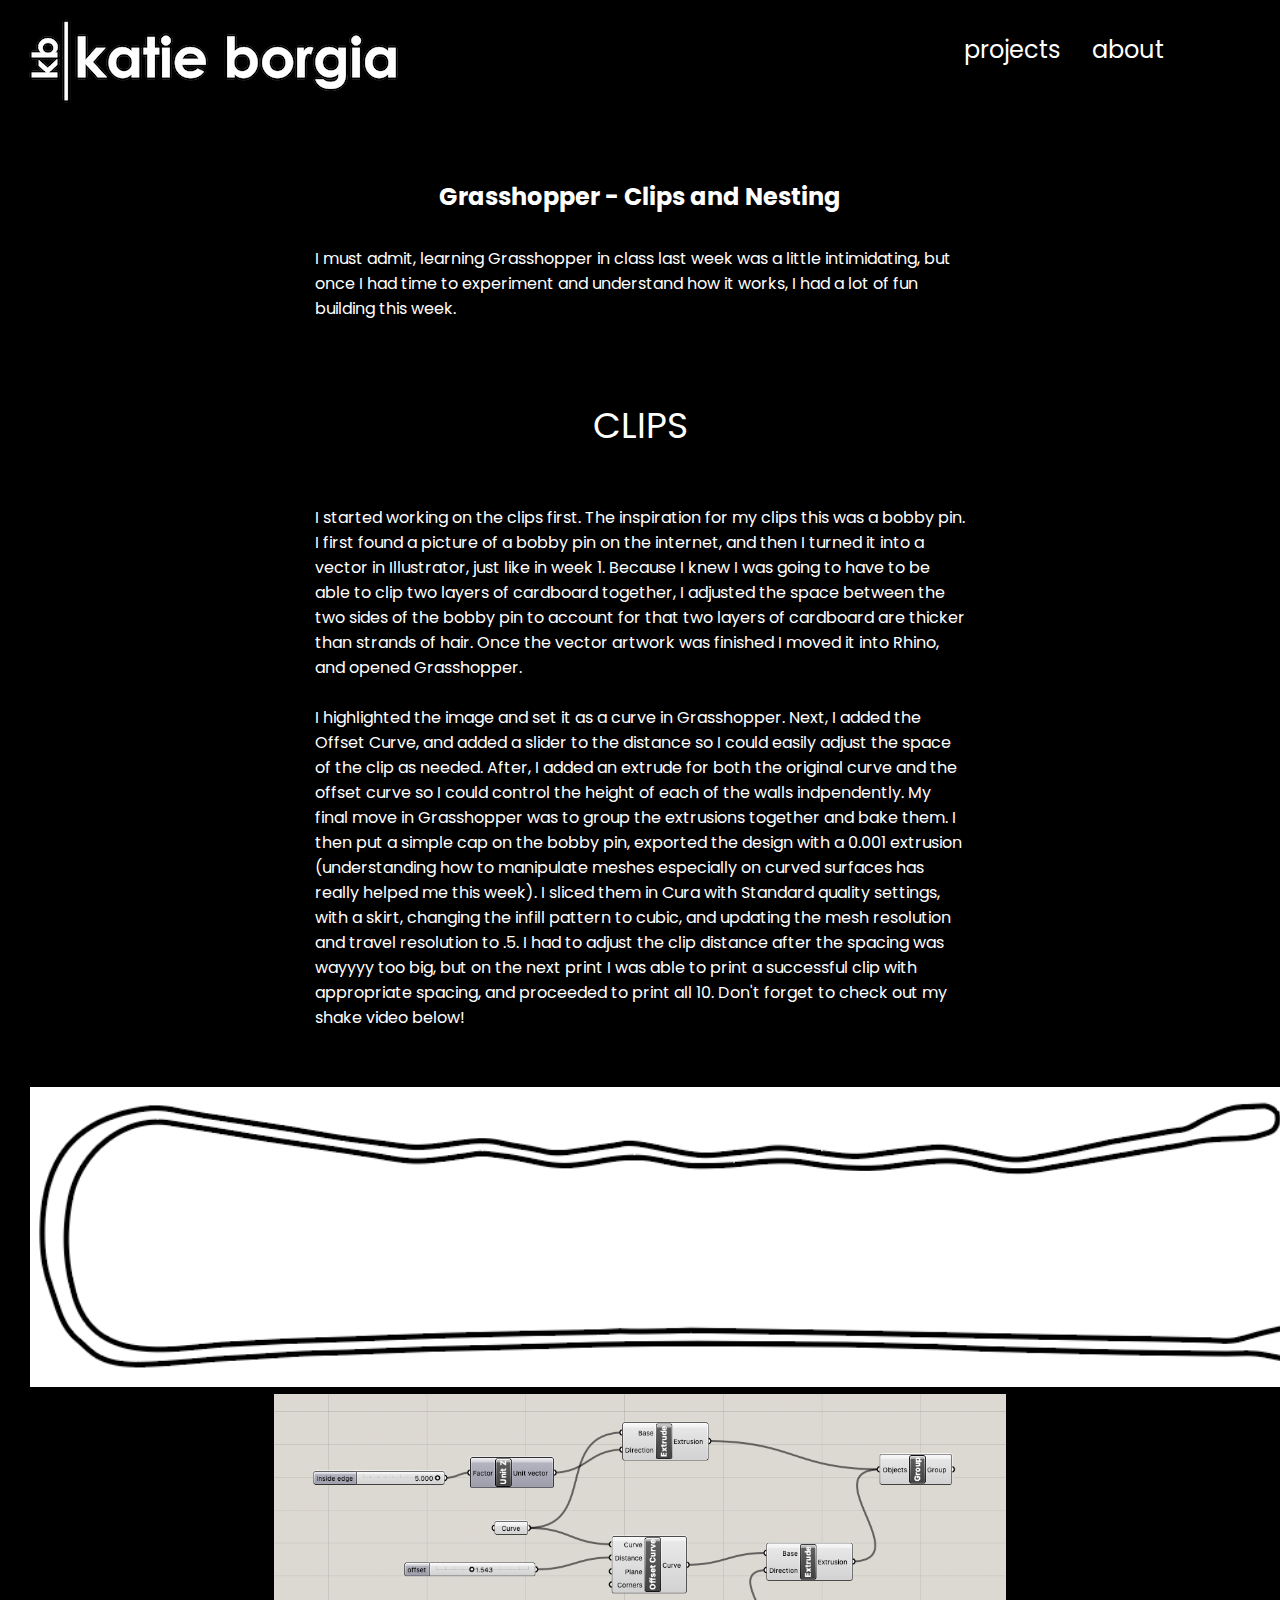
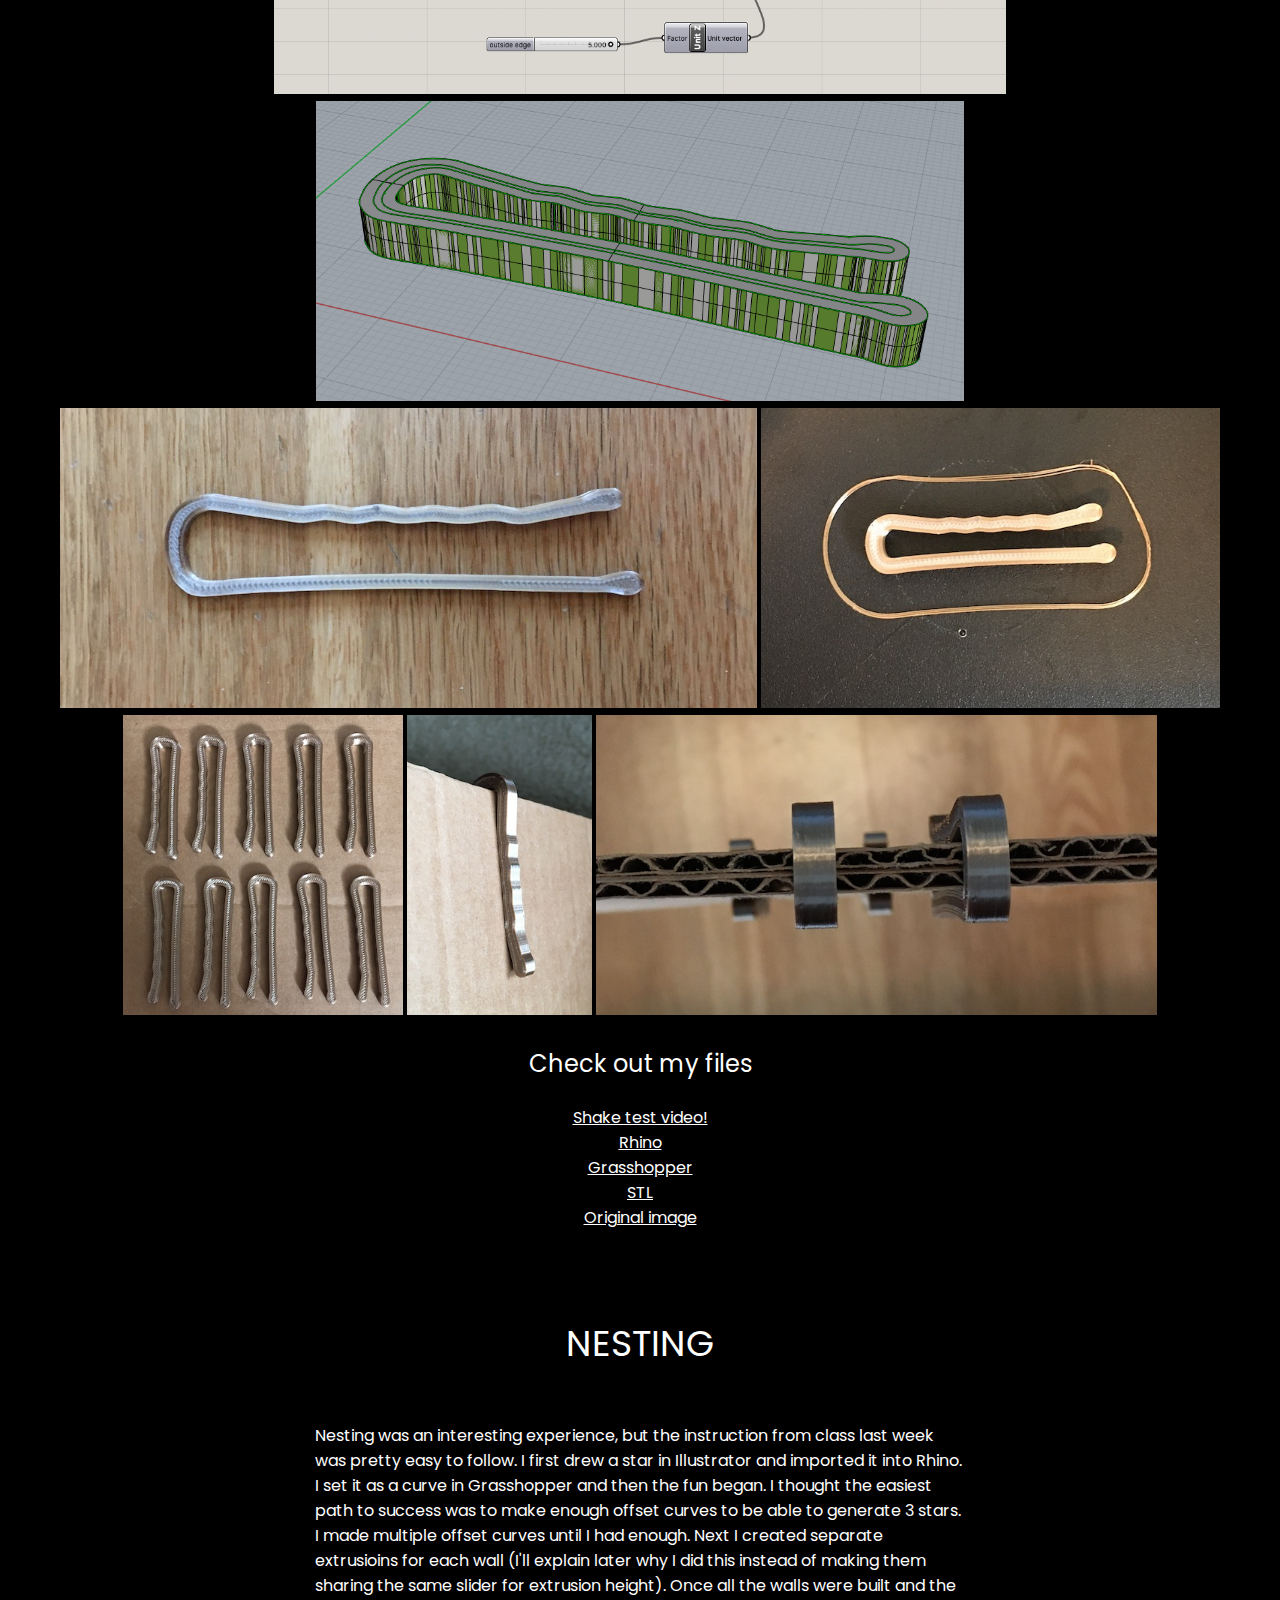
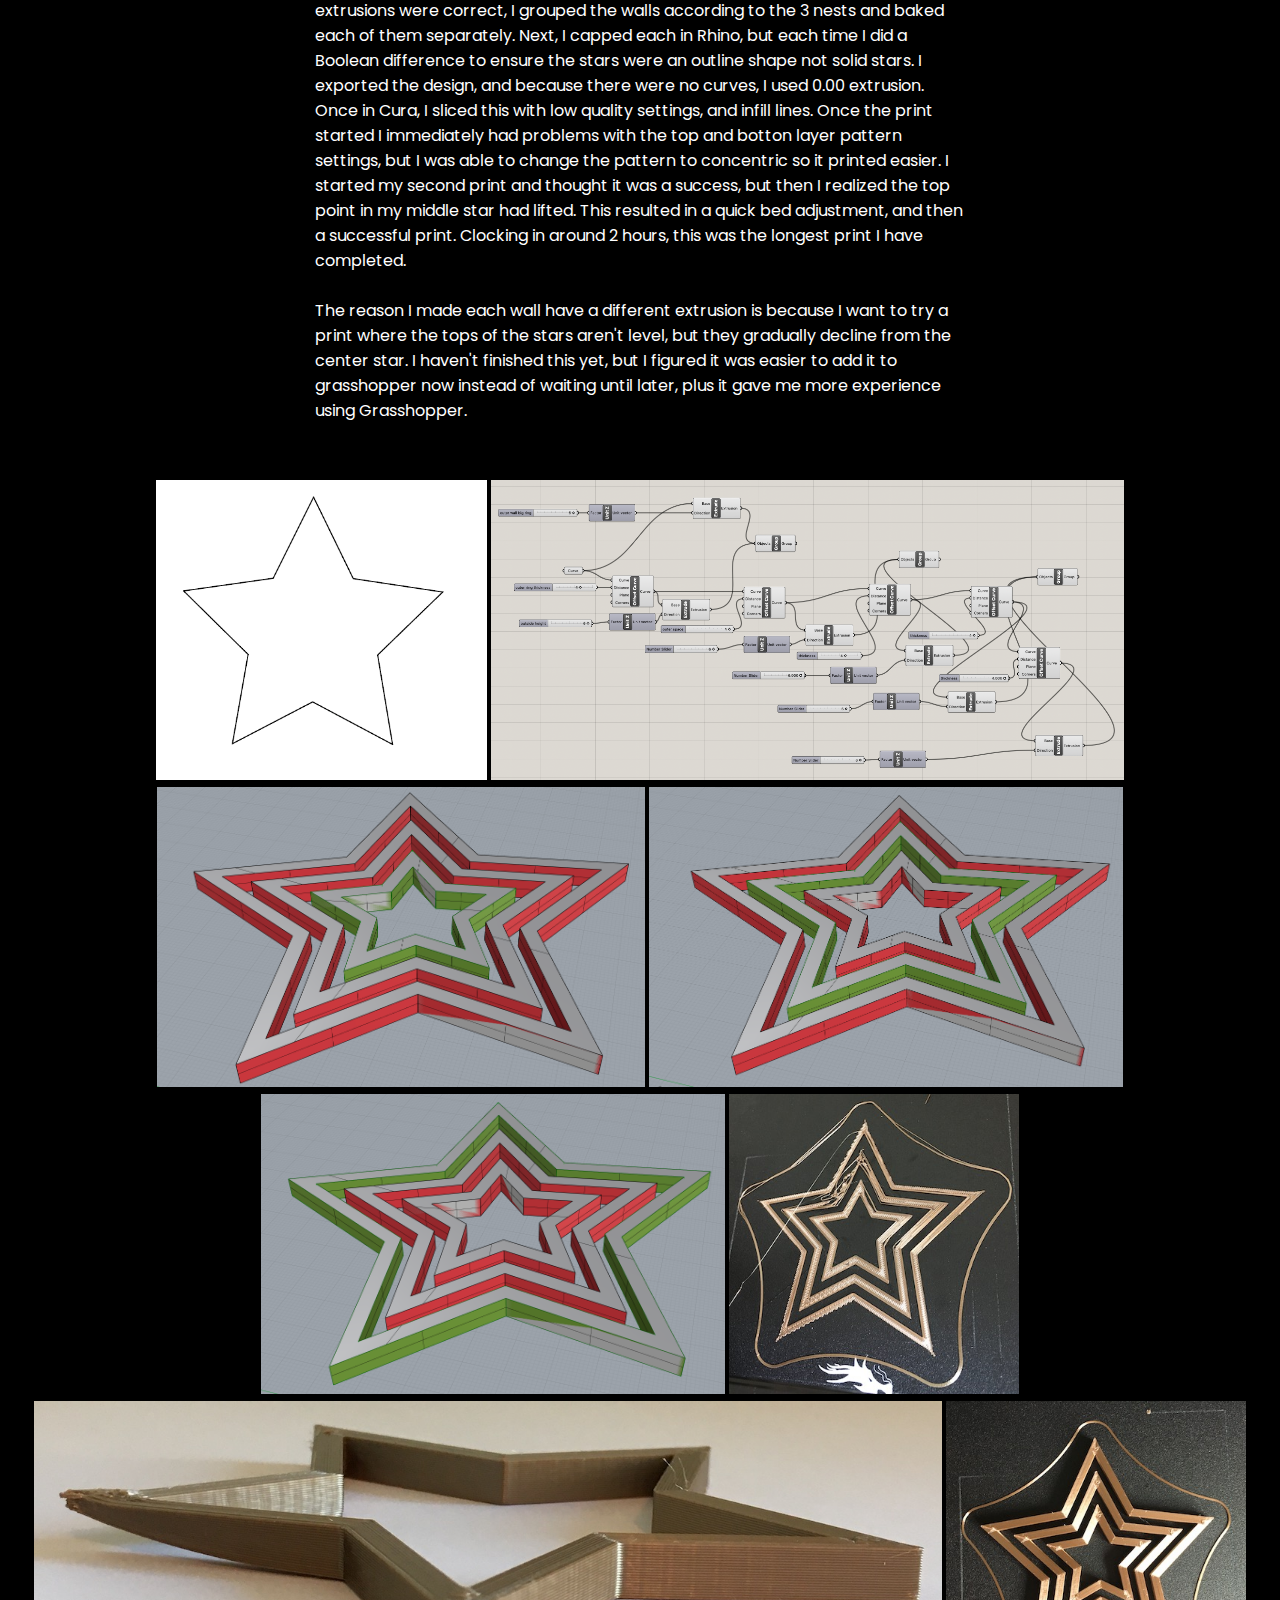
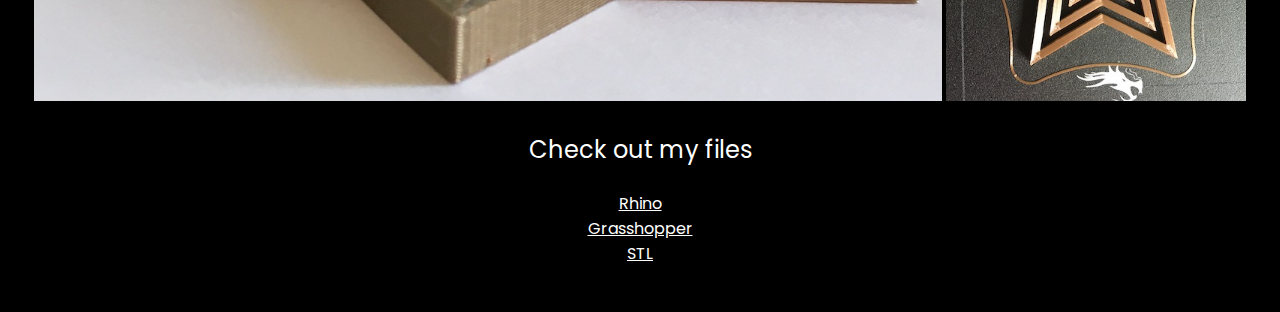
<file: assignment3.html>
<!DOCTYPE html> 
<html> 
    <head> 
        <meta charset="utf-8"> 
        <meta name="viewport" content="width=device-width, maximum-scale=1.0" />

        <title>Katie Borgia's Assignment 3 Page!</title> 

        <link href="style.css" media="screen" rel="stylesheet" type="text/css" />
        <link rel="preconnect" href="https://fonts.gstatic.com">
	<link href="https://fonts.googleapis.com/css2?family=Poppins&display=swap" rel="stylesheet">

    </head> 
    <body> 
     <header>
      <nav>
      <ul class="navigation-items">
      <li style="float: left;"><a style="display: inline;" href="index.html"><img src="logok.png" alt="Katie Borgia's logo"/></a></li>
      <li><a href="about.html">about</a></li>
      <li><a href="index.html">projects</a></li>
      </ul>
      </nav>
    </header>

        <div class="header" align="center">
            <h1>Grasshopper - Clips and Nesting</h1>
          <p style="width: 650px; display: inline-block; text-align: left"> I must admit, learning Grasshopper in class last week was a little intimidating, but once I had time to experiment and understand how
            it works, I had a lot of fun building this week.
            </p><br><br>
            
            <p style="font-size:36px">CLIPS</p>
            <p style="width: 650px; display: inline-block; text-align: left">
              I started working on the clips first. The inspiration for my clips this was a bobby pin. I first found a picture of a bobby pin on the 
              internet, and then I turned it into a vector in Illustrator, just like in week 1. Because I knew I was going to have to be able to clip two 
              layers of cardboard together, I adjusted the space between the two sides of the bobby pin to account for that two layers of cardboard are thicker 
              than strands of hair. Once the vector artwork was finished
              I moved it into Rhino, and opened Grasshopper.<br><br>I highlighted the image and set it as a curve in Grasshopper. Next, I added the Offset Curve,
              and added a slider to the distance so I could easily adjust the space of the clip as needed. After, I added an extrude for both the original 
              curve and the offset curve so I could control the height of each of the walls indpendently. My final move in Grasshopper was to group the extrusions 
              together and bake them. I then put a simple cap on the bobby pin, exported the design with a 0.001 extrusion (understanding how to manipulate 
              meshes especially on curved surfaces has really helped me this week). I sliced them in Cura with Standard quality settings, with a skirt, changing the 
              infill pattern to cubic, and updating the mesh resolution and travel resolution to .5. I had to adjust the clip distance after the spacing was wayyyy 
              too big, but on the next print I was able to print a successful clip with appropriate spacing, and proceeded to print all 10. Don't forget to check out 
              my shake video below!
            </p><br><br>
    
 
            <p align="center">
                 <img src="bobbyjpg.png" height=300></a>
                 <img src="grasshopperbobby.png" height=300></a>
                 <img src="bakedbobby.png" height=300></a>
                 <img src="badbobby.JPG" height=300></a>
                 <img src="goodbobby.JPG" height=300></a>
                 <img src="10.JPG" height=300></a>
                 <img src="single.JPG" height=300></a>
                 <img src="2.JPG" height=300></a>
            </p>

            <p style="font-size: 24px; align=center">Check out my files</p>             
                <a href="shake.MOV">Shake test video!</a><br>                
                <a href="bobbypin.3dm">Rhino</a><br>
                <a href="bobbypin.gh">Grasshopper</a><br>
                <a href="bobby1.stl">STL</a><br>
                <a href="bobbypin.jpg">Original image</a><br><br><br>
                

            <p style="font-size:36px; align="center">NESTING</p>
            <p style="width: 650px; display: inline-block; text-align: left">Nesting was an interesting experience, but the instruction from class last week was pretty easy to follow. I first 
                drew a star in Illustrator and imported it into Rhino. I set it as a curve in Grasshopper and then the fun began. I thought the easiest 
                path to success was to make enough offset curves to be able to generate 3 stars. I made multiple offset curves until I had enough. Next 
                I created separate extrusioins for each wall (I'll explain later why I did this instead of making them sharing the same slider for extrusion height). 
                Once all the walls were built and the extrusions were correct, I grouped the walls according to the 3 nests and baked each of them separately.
                Next, I capped each in Rhino, but each time I did a Boolean difference to ensure the stars were an outline shape not solid stars. I exported
                the design, and because there were no curves, I used 0.00 extrusion. Once in Cura, I sliced this with low quality settings, and infill lines. 
                Once the print started I immediately had problems with the top and botton layer pattern settings, but I was able to change the pattern to concentric
                so it printed easier. I started my second print and thought it was a success, but then I realized the top point in my middle star had lifted. 
                This resulted in a quick bed adjustment, and then a successful print. Clocking in around 2 hours, this was the longest print I have completed.<br><br>
                The reason I made each wall have a different extrusion is because I want to try a print where the tops of the stars aren't level, but they gradually 
                decline from the center star. I haven't finished this yet, but I figured it was easier to add it to grasshopper now instead of waiting until later,
                plus it gave me more experience using Grasshopper.
            </p><br><br>

            
             <p align="center">
                <img src="starjpg.png" height=300></a>
                <img src="stargrasshopper.png" height=300></a>
                <img src="innerstar.png" height=300></a>
                <img src="middlestar.png" height=300></a>
                <img src="outerstar.png" height=300></a>
                <img src="messupstar.JPG" height=300></a>
                <img src="messup2.JPG" height=300></a>
                <img src="star.JPG" height=300></a><br>
            </p>

            <p style="font-size: 24px; align=center">Check out my files</p>
                 <a href="star.3dm">Rhino</a><br>
                 <a href="star.gh">Grasshopper</a><br>
                 <a href="star.stl">STL</a><br>
                
            </p>
                    
</div>
    </body>
</html>
</file>
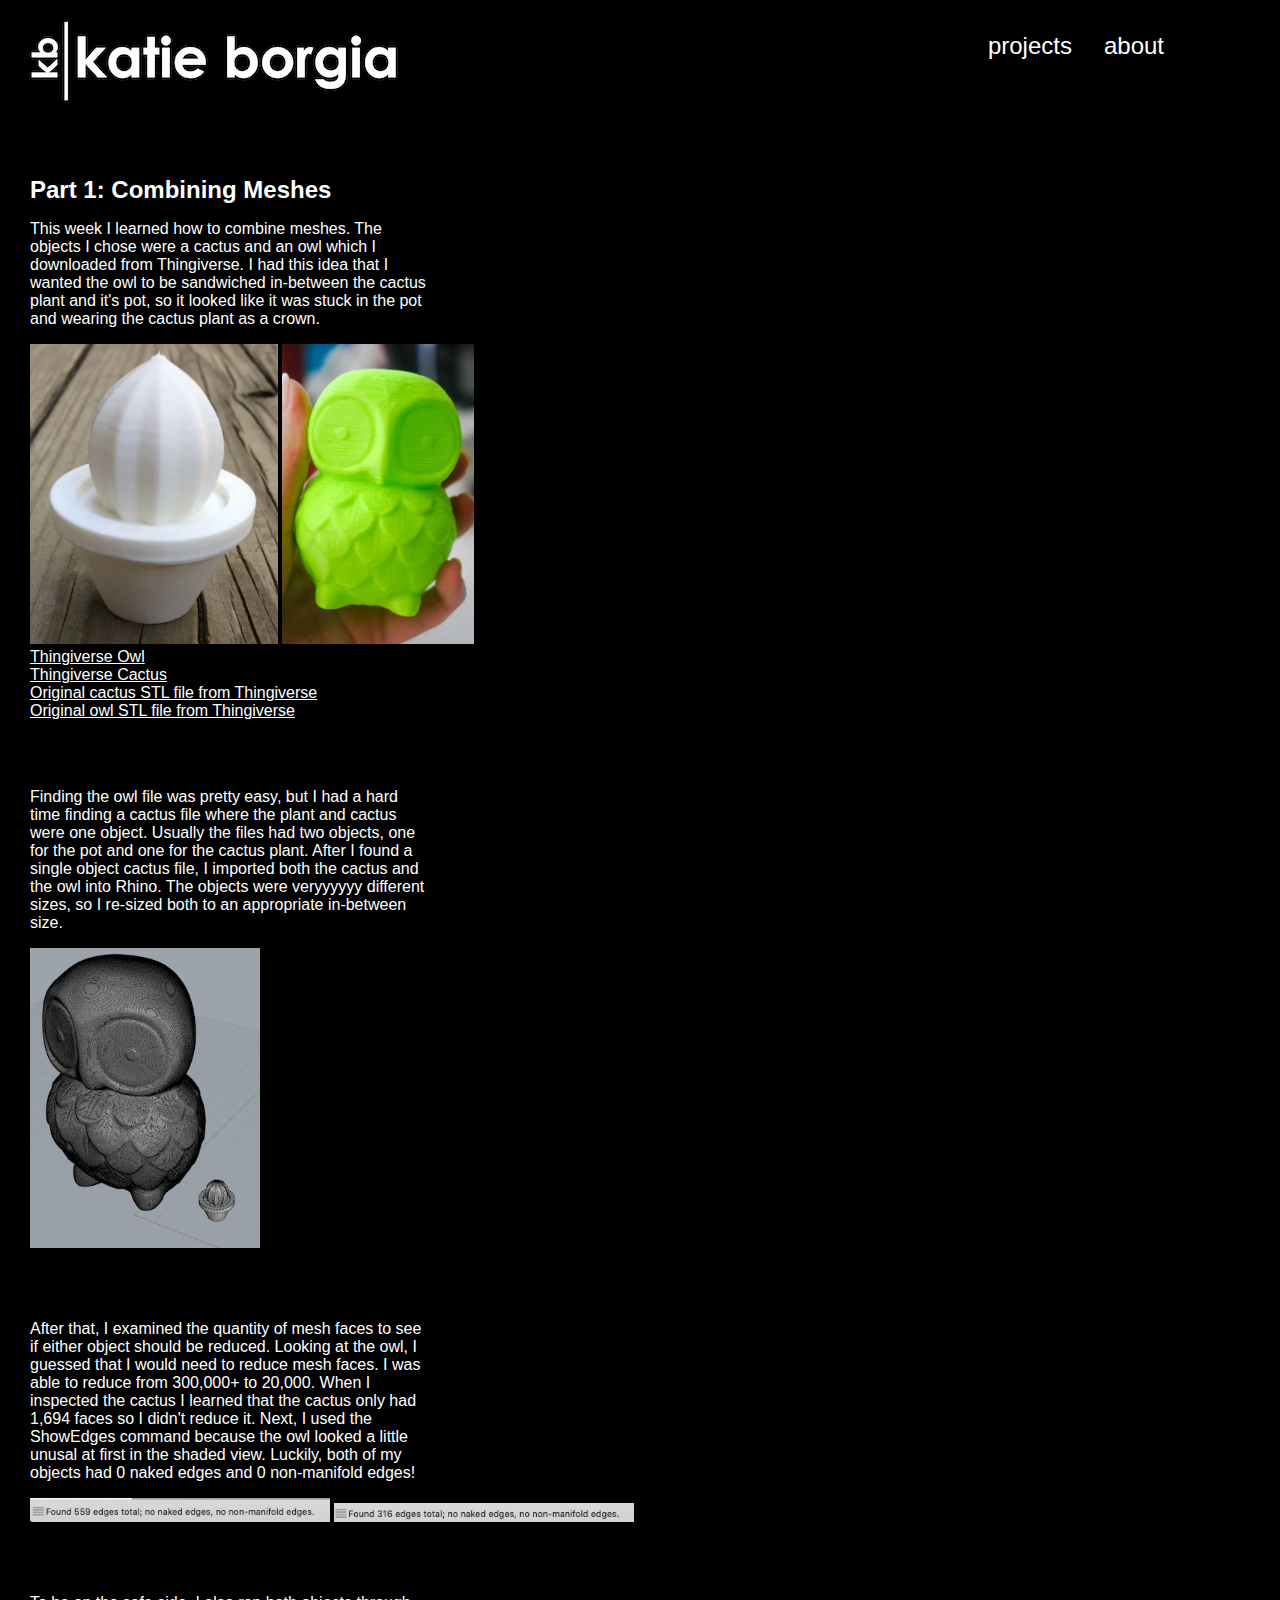
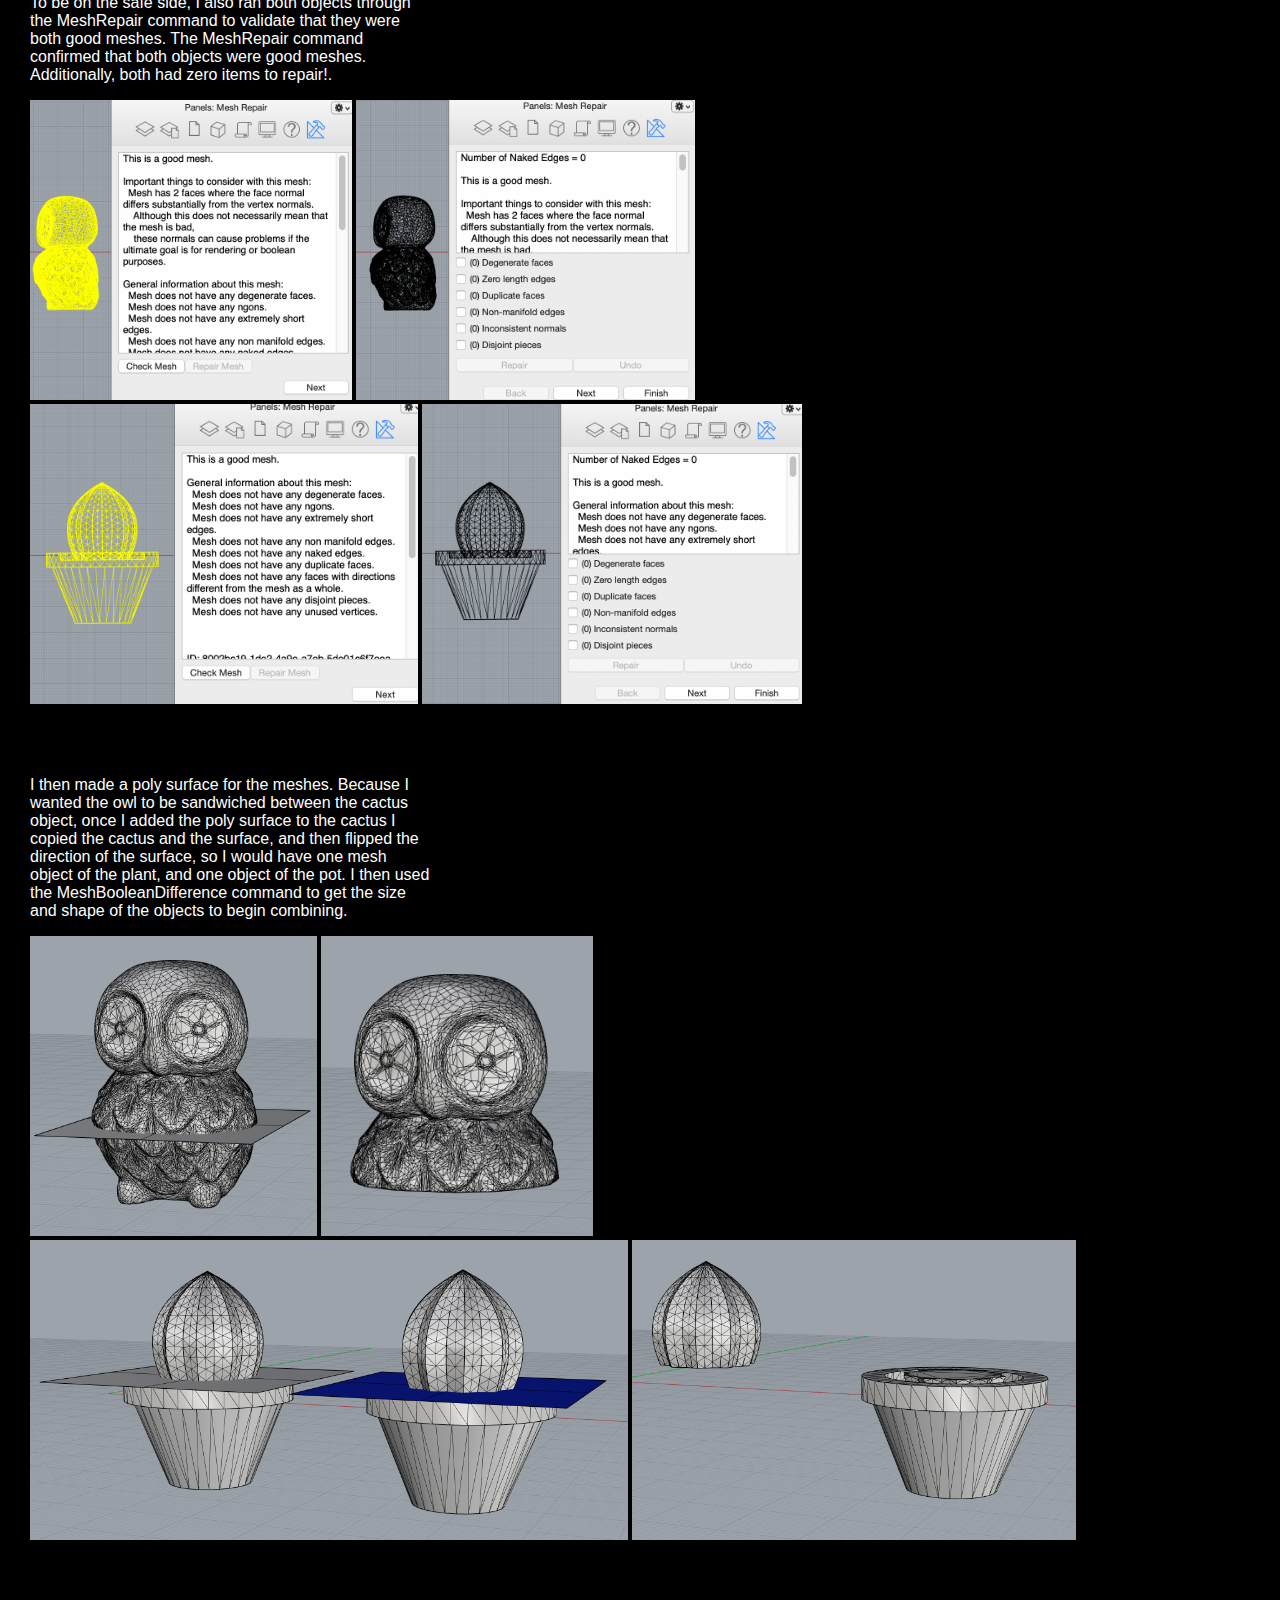
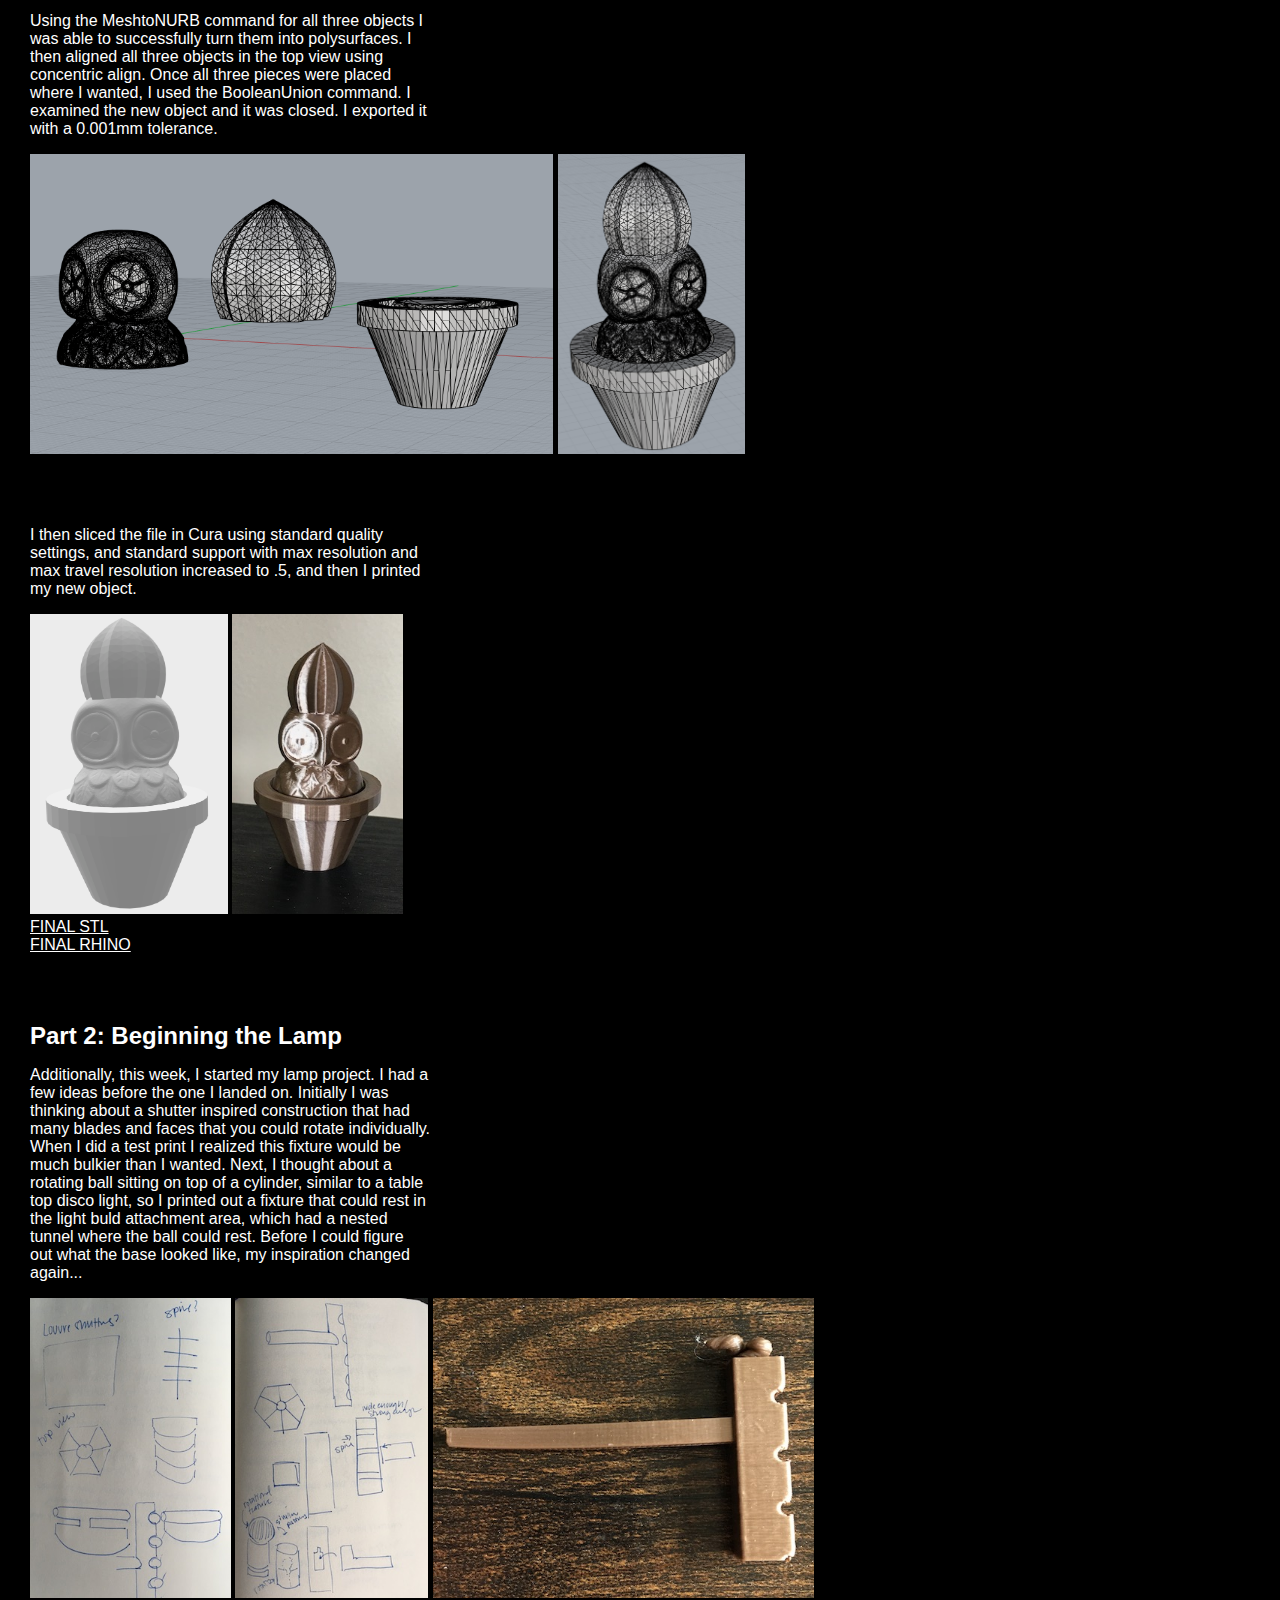
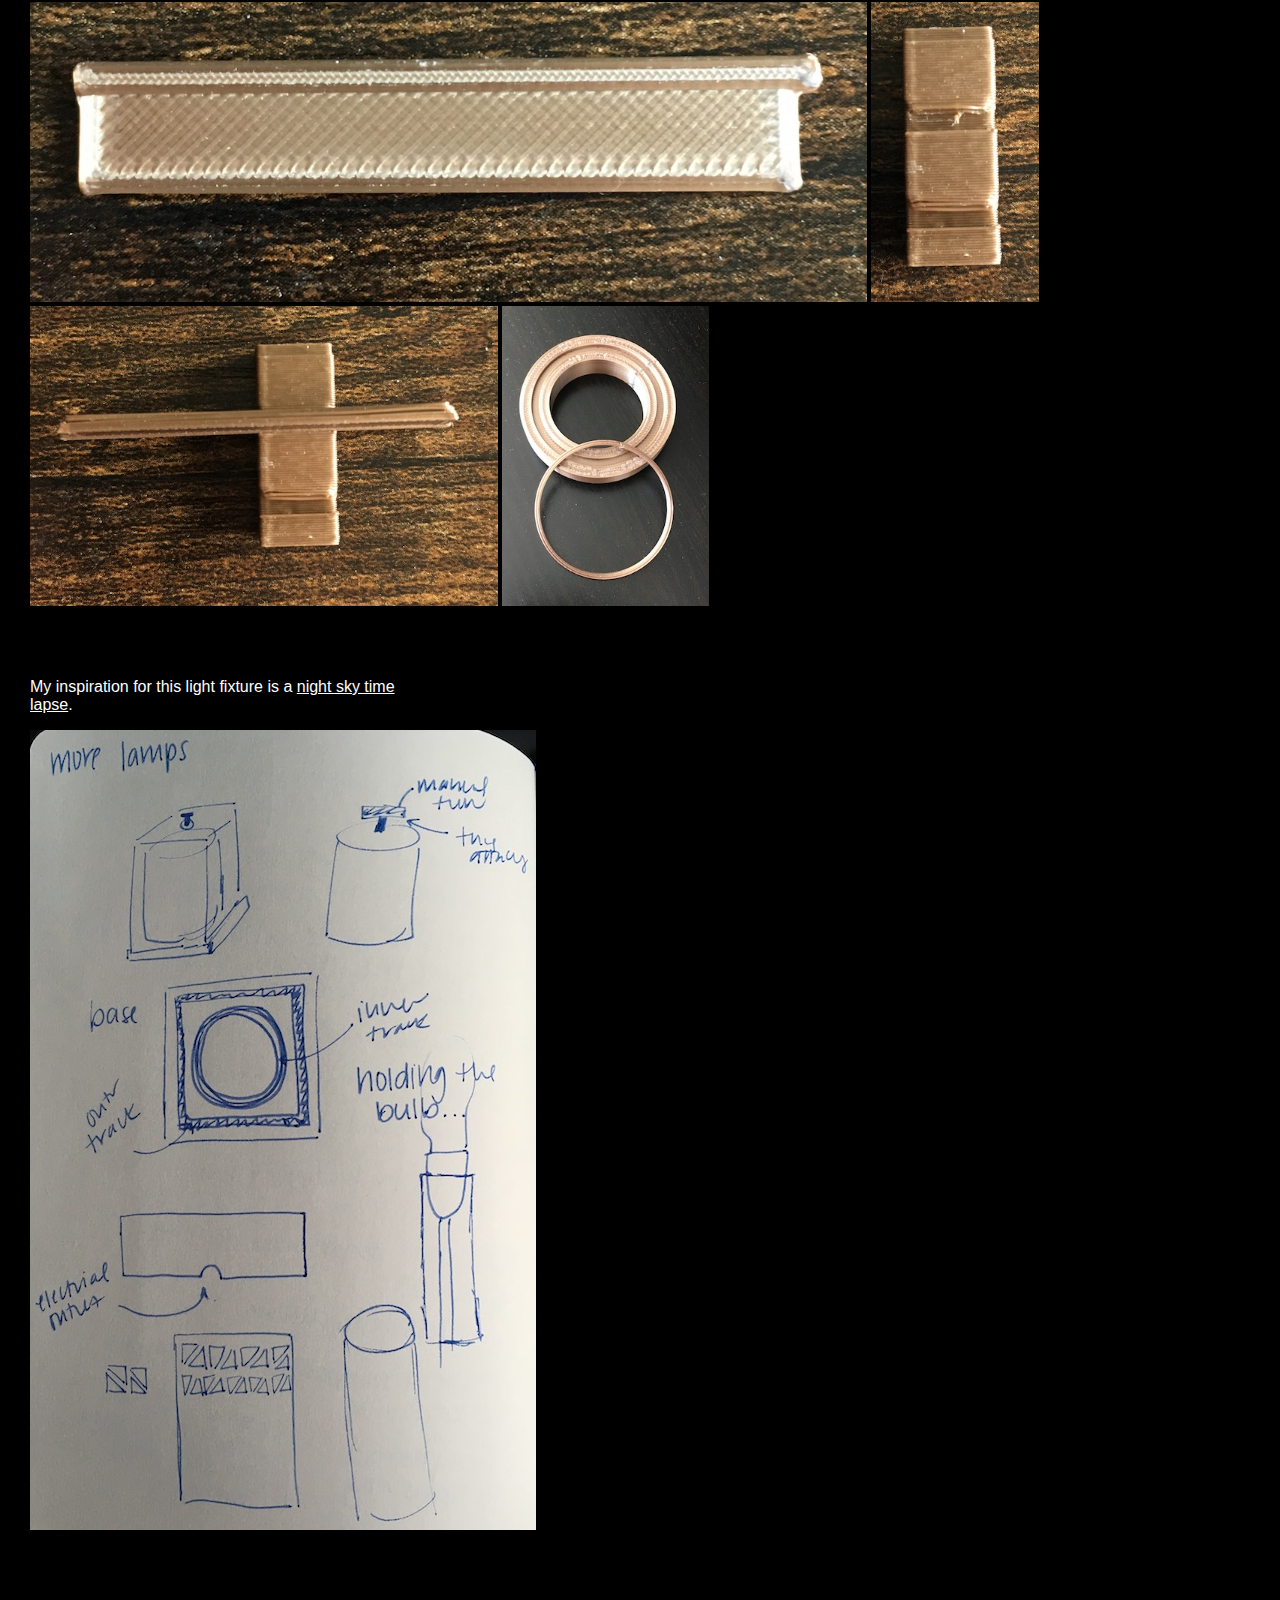
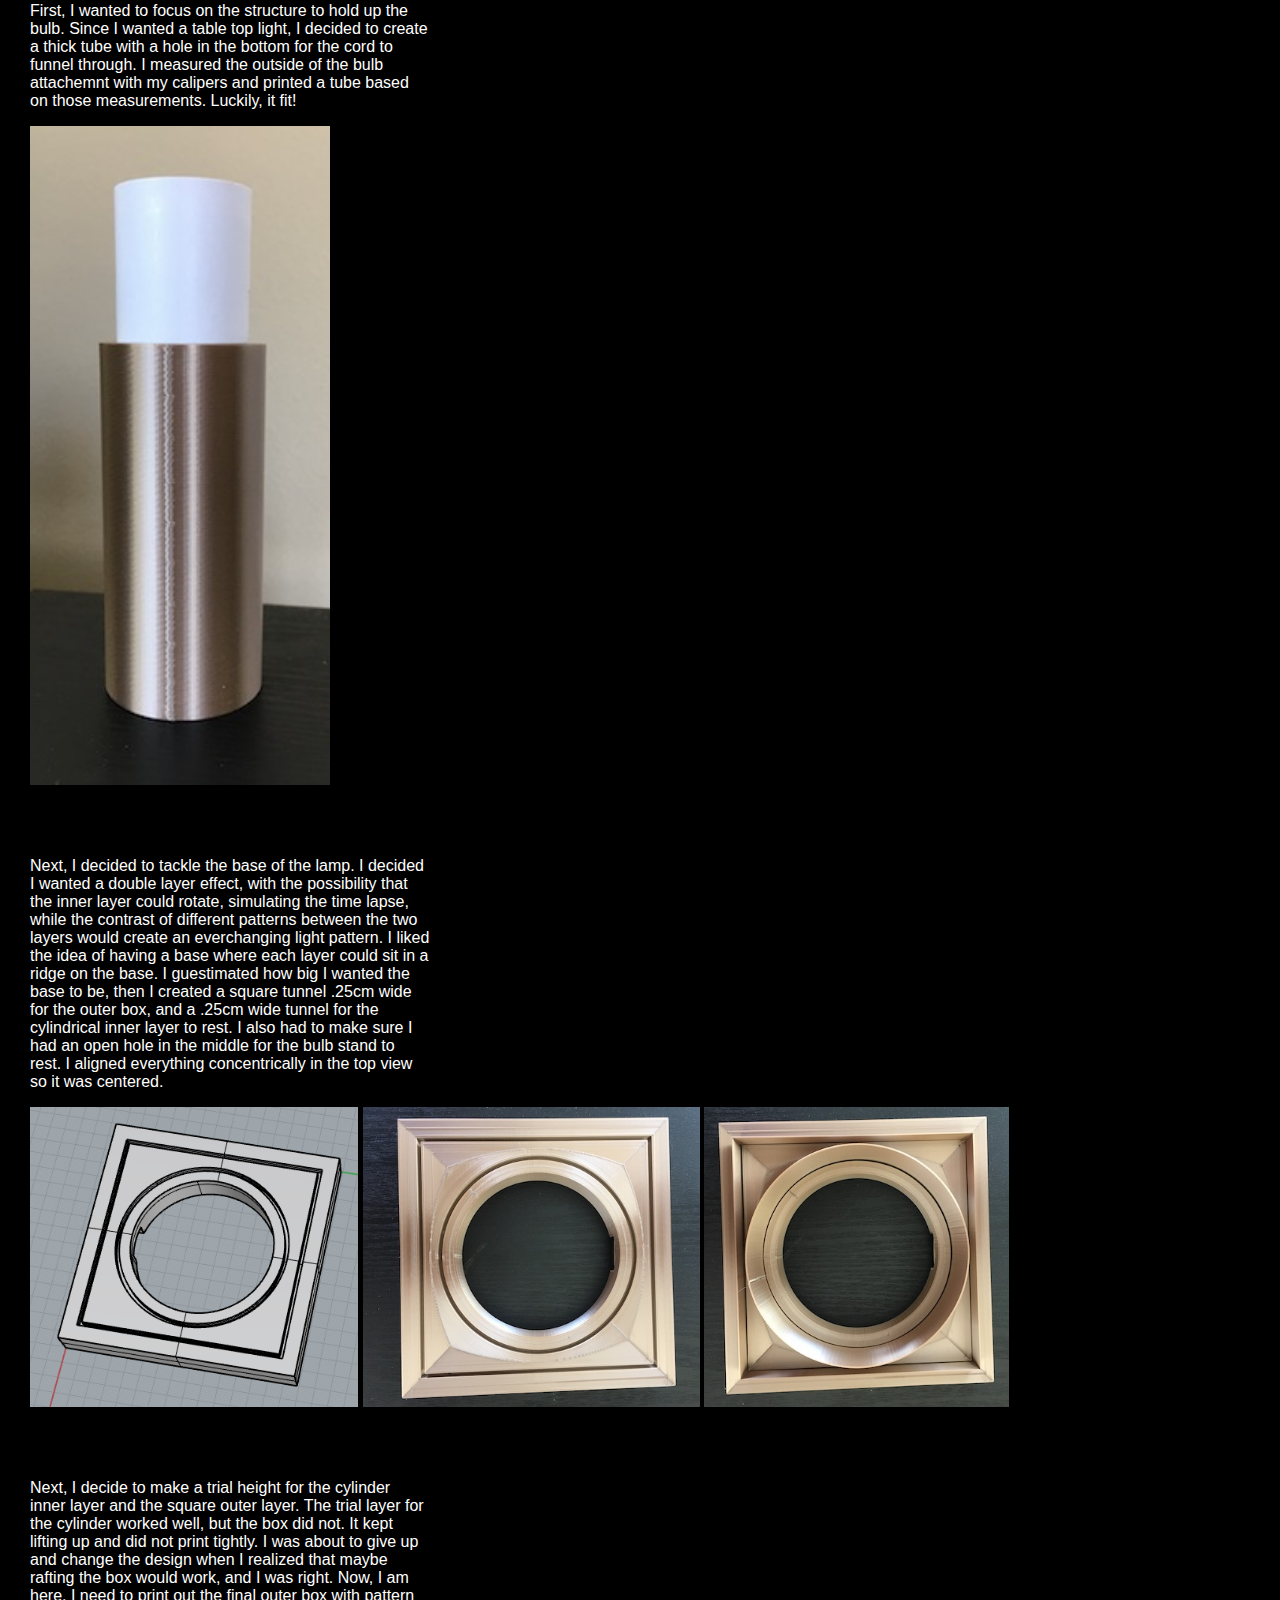
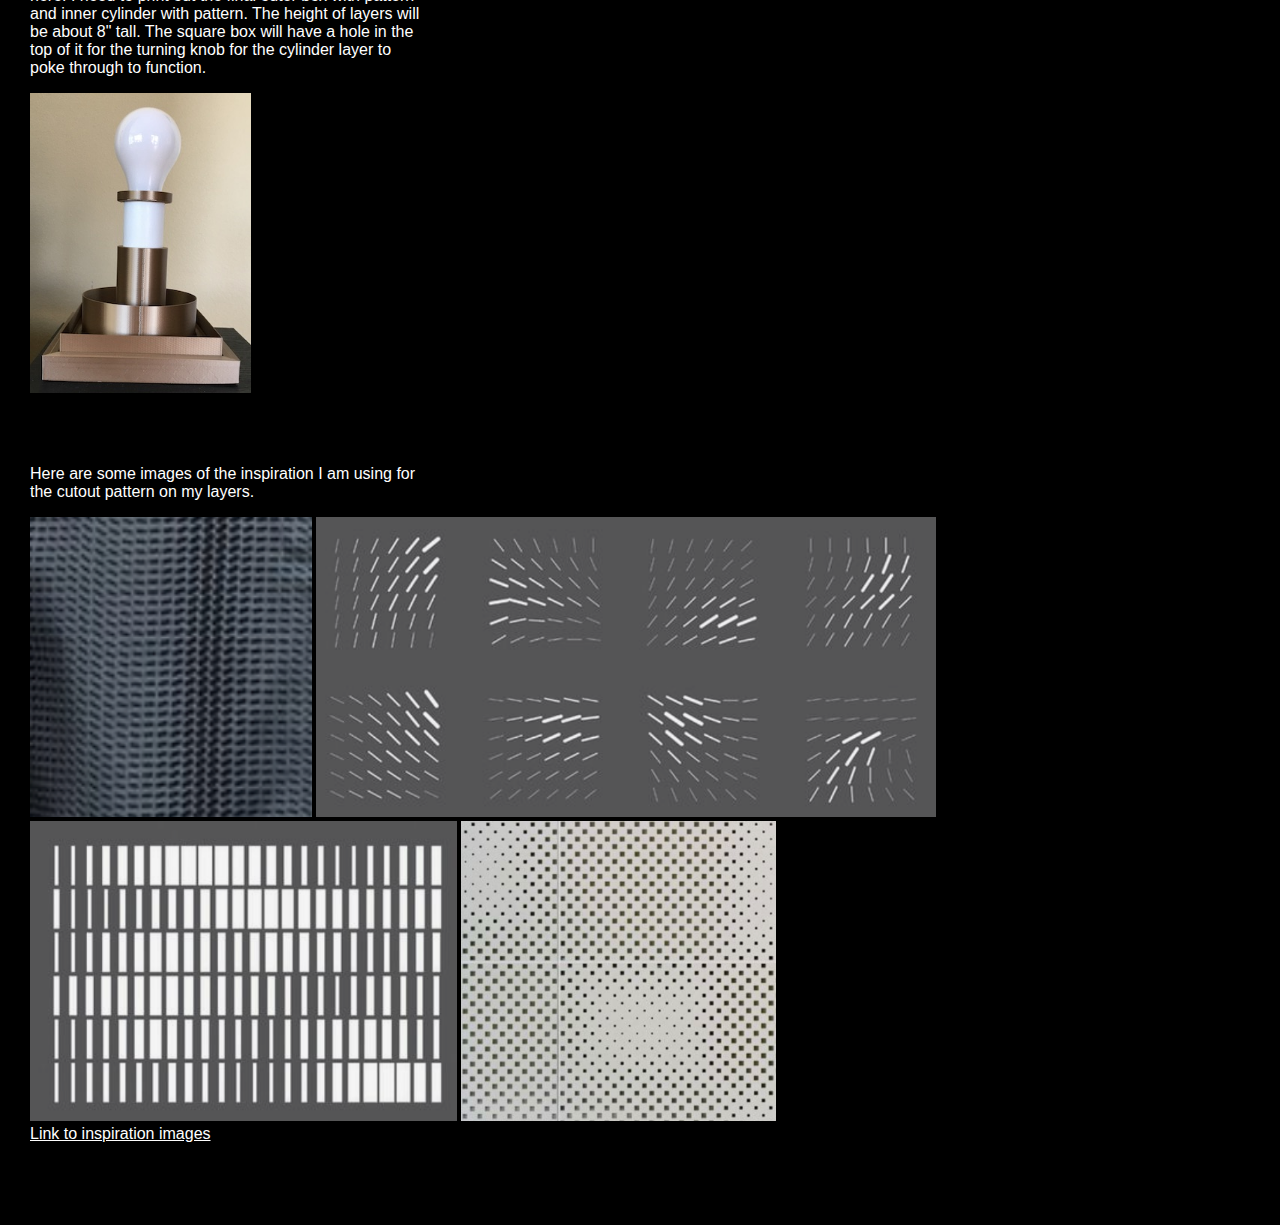
<file: assignment4.html>
<!DOCTYPE html> 
<html> 
    <head> 
        <meta charset="utf-8"> 
        <meta name="viewport" content="width=device-width, maximum-scale=1.0" />

        <title>Katie Borgia's Assignment 4 Page!</title> 

        <link href="style.css" media="screen" rel="stylesheet" type="text/css" />

    </head> 
    <body> 
     <header>
      <nav>
      <ul class="navigation-items">
      <li style="float: left;"><a style="display: inline;" href="index.html"><img src="logok.png" alt="Katie Borgia's logo"/></a></li>
      <li><a href="about.html">about</a></li>
      <li><a href="index.html">projects</a></li>
      </ul>
      </nav>
    </header>

        <div class="header">
            <h1>Part 1: Combining Meshes</h1>
          <p style="width: 400px">This week I learned how to combine meshes. The objects I chose 
              were a cactus and an owl which I 
              downloaded from Thingiverse. I had this idea that I 
              wanted the owl to be sandwiched in-between the cactus plant and it's pot, so it looked like it was stuck in the pot and wearing the cactus plant as
              a crown.
            </p>
            
            <p>
                <img src="cactus.png" height=300></a>
                <img src="owl.png" height=300></a><br>
                <a href="https://www.thingiverse.com/thing:2238868/files">Thingiverse Owl</a><br>
                <a href="https://www.thingiverse.com/thing:1996375/files">Thingiverse Cactus</a><br>
                <a href="Cactus.stl">Original cactus STL file from Thingiverse</a><br>
                <a href="owl-print.stl">Original owl STL file from Thingiverse</a><br>
            </p><br><br>

            <p style="width: 400px">Finding the owl file was pretty easy, but I had a hard time finding a cactus file where the plant and cactus were one object. Usually the files 
                had two objects, one for the pot and one for the cactus plant. After I found a single object cactus file, I imported both the cactus and the 
                owl into Rhino. The objects were veryyyyyy different sizes, so I re-sized both to an appropriate in-between size.
            </p>
    
 
            <p>
                 <img src="biglittle.png" height=300></a>
                 
            </p><br><br>

            <p style="width: 400px">After that, I examined the quantity of mesh faces to see if either object should be reduced. Looking at the owl, I guessed that I would need to 
                reduce mesh faces. I was able to reduce from 300,000+ to 20,000. When I inspected the cactus I learned that the cactus only had 1,694 faces so I 
                didn't reduce it. Next, I used the ShowEdges command because the owl looked a little unusal at first in the shaded view. Luckily, both of my objects 
                had 0 naked edges and 0 non-manifold edges!
            </p>

            
            <p>
                 <img src="edges1.png" width=300></a>
                 <img src="edges2.png" width=300></a>
                 
            </p><br><br>

            <p style="width: 400px">To be on the safe side, I also ran both objects through the MeshRepair command to validate that they were both good meshes. The MeshRepair command confirmed that both 
                objects were good meshes. Additionally, both had zero items to repair!.
            </p>
            <p>
                 <img src="goodmesh1.png" height=300></a>
                 <img src="goodmesh2.png" height=300></a><br>
                 <img src="goodmesh3.png" height=300></a>
                 <img src="goodmesh4.png" height=300></a>
            </p><br><br>

            <p style="width: 400px">I then made a poly surface for the meshes. Because I wanted the owl to be sandwiched between the cactus object, once I added the poly surface to the cactus
                I copied the cactus and the surface, and then flipped the direction of the surface, so I would have one mesh object of the plant, and one object of the pot.
                I then used the MeshBooleanDifference command to get the size and shape of the objects to begin combining. 
            </p>
            
            <p>
                 <img src="boolean1.png" height=300></a>
                 <img src="boolean2.png" height=300></a><br>
                 <img src="boolean3.png" height=300></a>
                 <img src="boolean4.png" height=300></a>
            </p><br><br>

            <p style="width: 400px"> Using the MeshtoNURB command for all three objects I was able to successfully turn them into polysurfaces. I then aligned all three objects in the top view
                using concentric align. Once all three pieces were placed where I wanted, I used the BooleanUnion command. I examined the new object and it was closed.
                I exported it with a 0.001mm tolerance.
            </p>
           
              <p>
                 <img src="poly1.png" height=300></a>
                 <img src="poly2.png" height=300></a>
                 
            </p><br><br>

            <p style="width: 400px"> I then sliced the file in Cura using standard quality settings, and standard support with max resolution and max travel resolution increased to .5, and 
                then I printed my new object.
            </p>

            <p>
                 <img src="cowlstl.png" height=300></a>
                 <img src="cowl.JPG" height=300></a><br>
                 <a href="cowl.stl">FINAL STL</a><br>
                 <a href="cowl.3dm">FINAL RHINO</a><br>
            </p><br><br>


<h1>Part 2: Beginning the Lamp</h1>
          <p style="width: 400px">Additionally, this week, I started my lamp project. I had a few ideas before the one I landed on. Initially I was thinking about a 
              shutter inspired construction that had many blades and faces that you could rotate individually. When I did a test print I realized this fixture would
              be much bulkier than I wanted. Next, I thought about a rotating ball sitting on top of a cylinder, similar to a table top disco light, so I printed out
              a fixture that could rest in the light buld attachment area, which had a nested tunnel where the ball could rest. Before I could figure out what the base 
              looked like, my inspiration changed again...
            </p>
            
            <p>
                <img src="lamp1.JPG" height=300></a>
                <img src="lamp2.JPG" height=300></a>
                <img src="lamp3.JPG" height=300></a>
                <img src="lamp4.JPG" height=300></a>
                <img src="lamp5.JPG" height=300></a>
                <img src="lamp6.JPG" height=300></a>
                <img src="lamp7.JPG" height=300></a>
                
               
            </p><br><br>

            <p style="width: 400px">My inspiration for this light fixture is a <a href="https://www.instagram.com/p/CNSzHU9DNGh/">night sky time lapse</a>.
                
            </p>
    
 
            <p>
                <img src="lampsketch1.JPG" height=800></a>
                 
            </p><br><br>

            <p style="width: 400px">First, I wanted to focus on the structure to hold up the bulb. Since I wanted a table top light, I decided to create a thick
                tube with a hole in the bottom for the cord to funnel through. I measured the outside of the bulb attachemnt with my calipers and printed a tube based on those
                measurements. Luckily, it fit! 
            </p>

            
            <p>
                 <img src="bulbstand.JPG" width=300></a>
                
                 
            </p><br><br>

            <p style="width: 400px">Next, I decided to tackle the base of the lamp. I decided I wanted a double layer effect, with the possibility that the inner 
                layer could rotate, simulating the time lapse, while the contrast of different patterns between the two layers would create an everchanging light 
                pattern. I liked the idea of having a base where each layer could sit in a ridge on the base. I guestimated how big I wanted the base to be, then I
                created a square tunnel .25cm wide for the outer box, and a .25cm wide tunnel for the cylindrical inner layer to rest. I also had to make sure I
                had an open hole in the middle for the bulb stand to rest. I aligned everything concentrically in the top view so it was centered.
            </p>
            <p>
                <img src="rhinolampbase.png" height=300></a>
                <img src="stand1.JPG" height=300></a>
                <img src="stand2.JPG" height=300></a>
                
            </p><br><br>

            <p style="width: 400px">Next, I decide to make a trial height for the cylinder inner layer and the square outer layer. The trial layer for the cylinder worked well,
                but the box did not. It kept lifting up and did not print tightly. I was about to give up and change the design when I realized that maybe rafting the box would 
                work, and I was right. Now, I am here. I need to print out the final outer box with pattern and inner cylinder with pattern. 
                The height of layers will be about 8" tall. The square box will have a hole in the top of it for the turning knob for the cylinder layer to poke through to
                function.
                                                                                  
            </p>
           
              <p>
                 <img src="lampprogress.JPG" height=300></a>
                 
            </p><br><br>

            <p style="width: 400px"> Here are some images of the inspiration I am using for the cutout pattern on my layers.
            </p>

            <p>
                 <img src="pattern5.png" height=300></a>
                 <img src="pattern2.png" height=300></a><br>
                 <img src="pattern3.png" height=300></a>
                 <img src="pattern4.png" height=300></a><br>
                 <a href="https://www.pinterest.com/kateborgia/dig-fab/">Link to inspiration images</a><br>
            </p><br><br>
         
</div>
    </body>
</html>
</file>
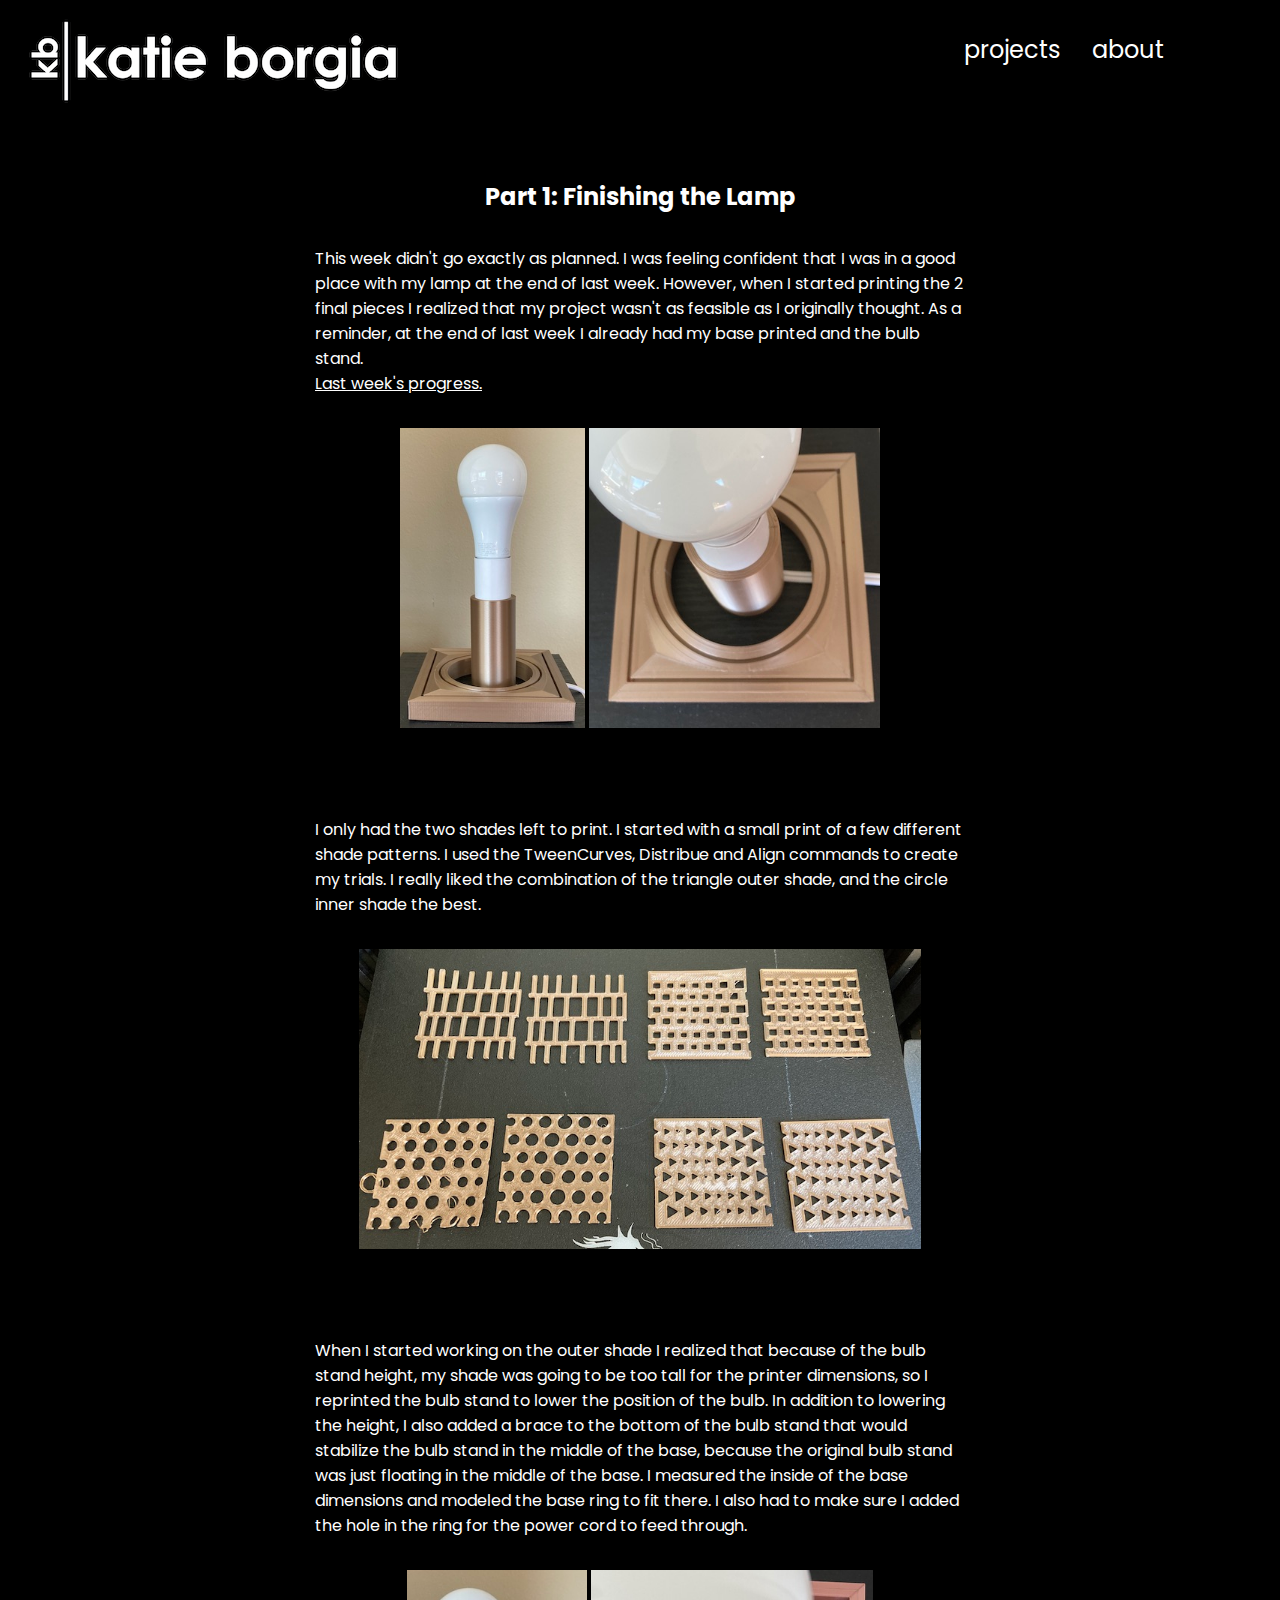
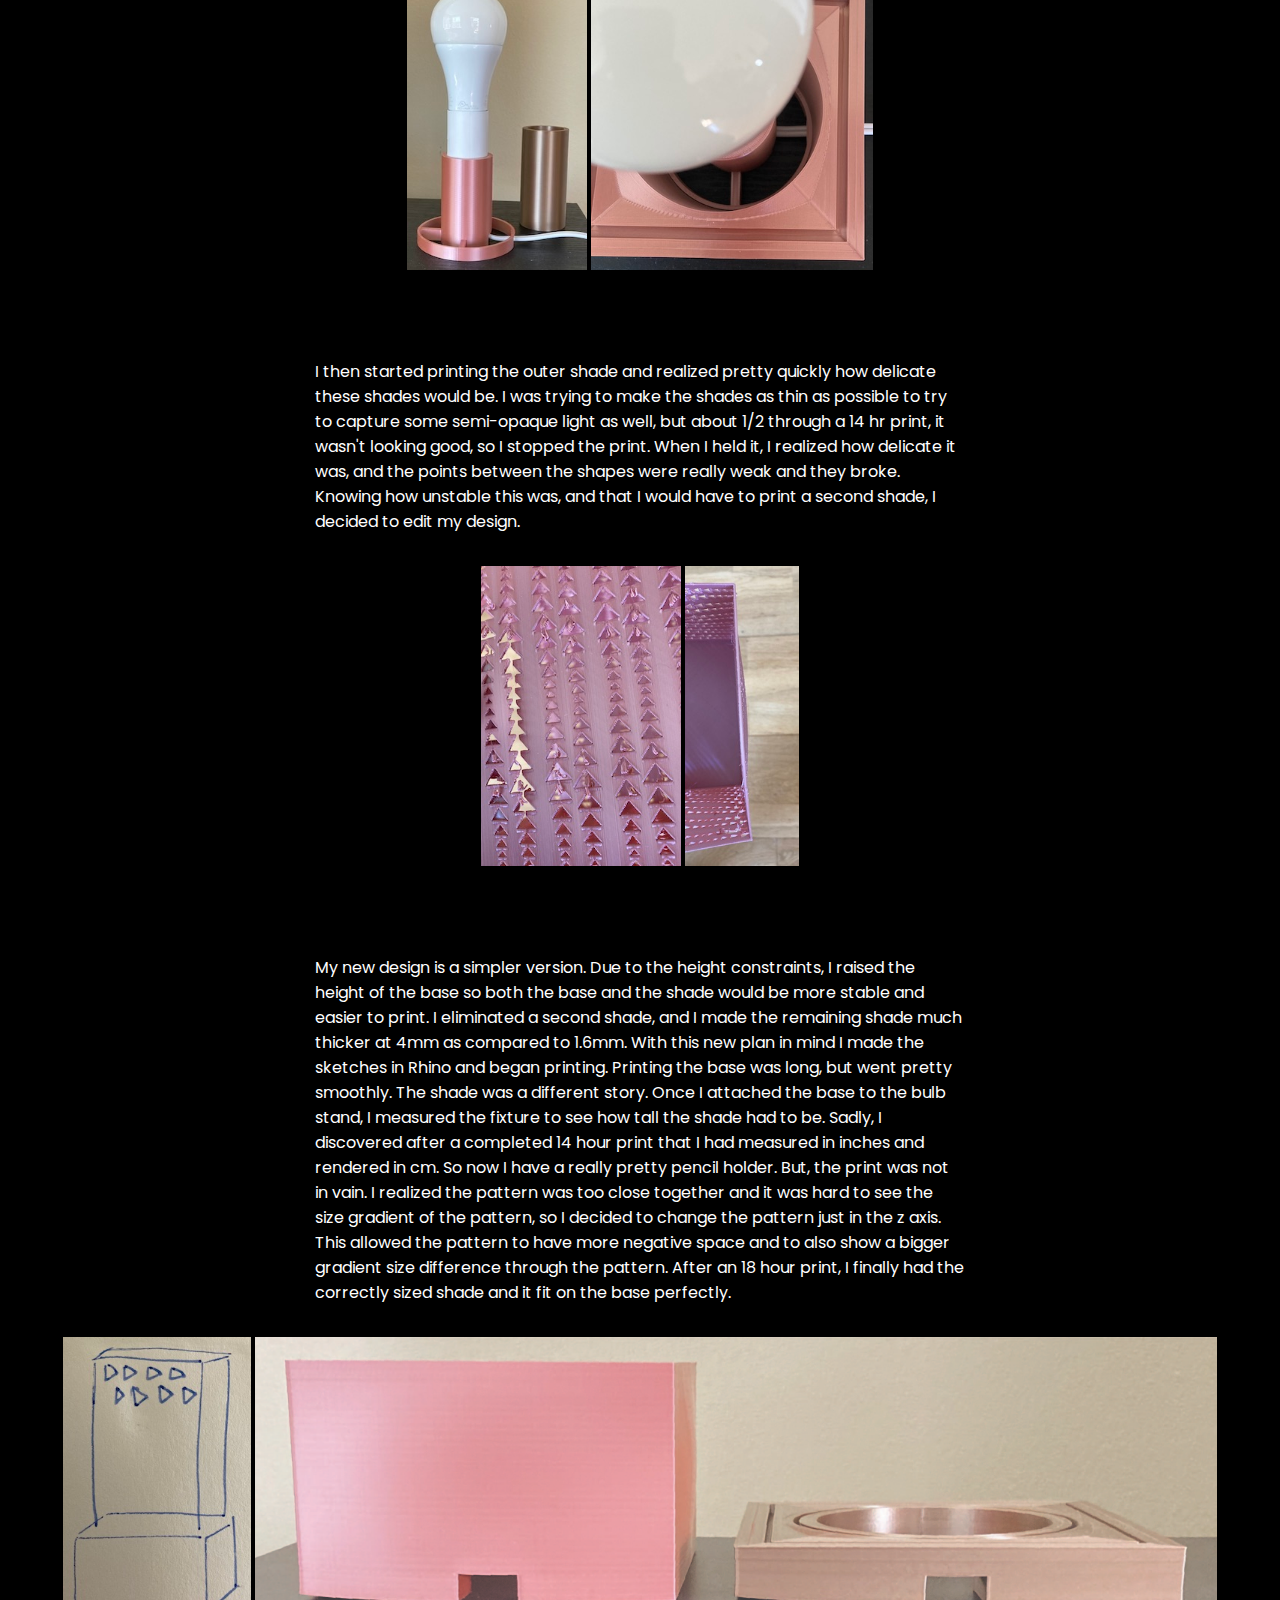
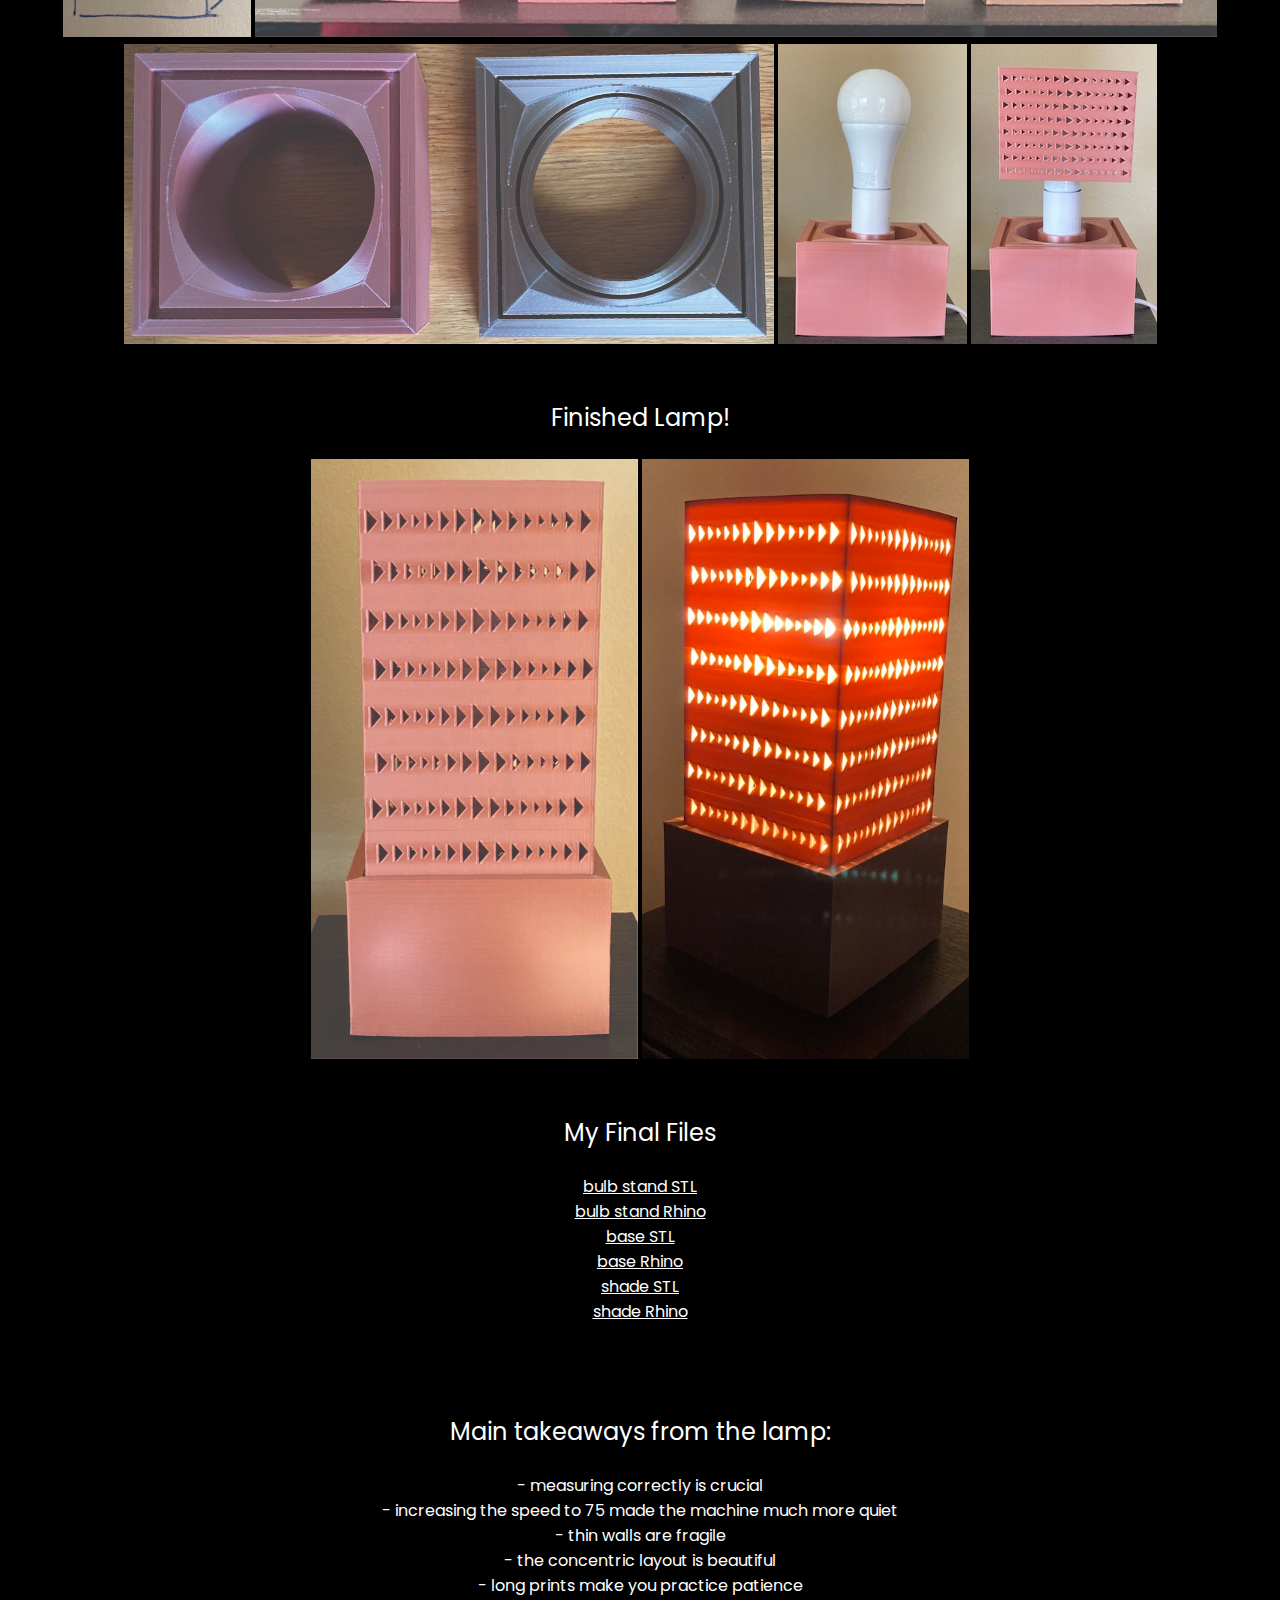
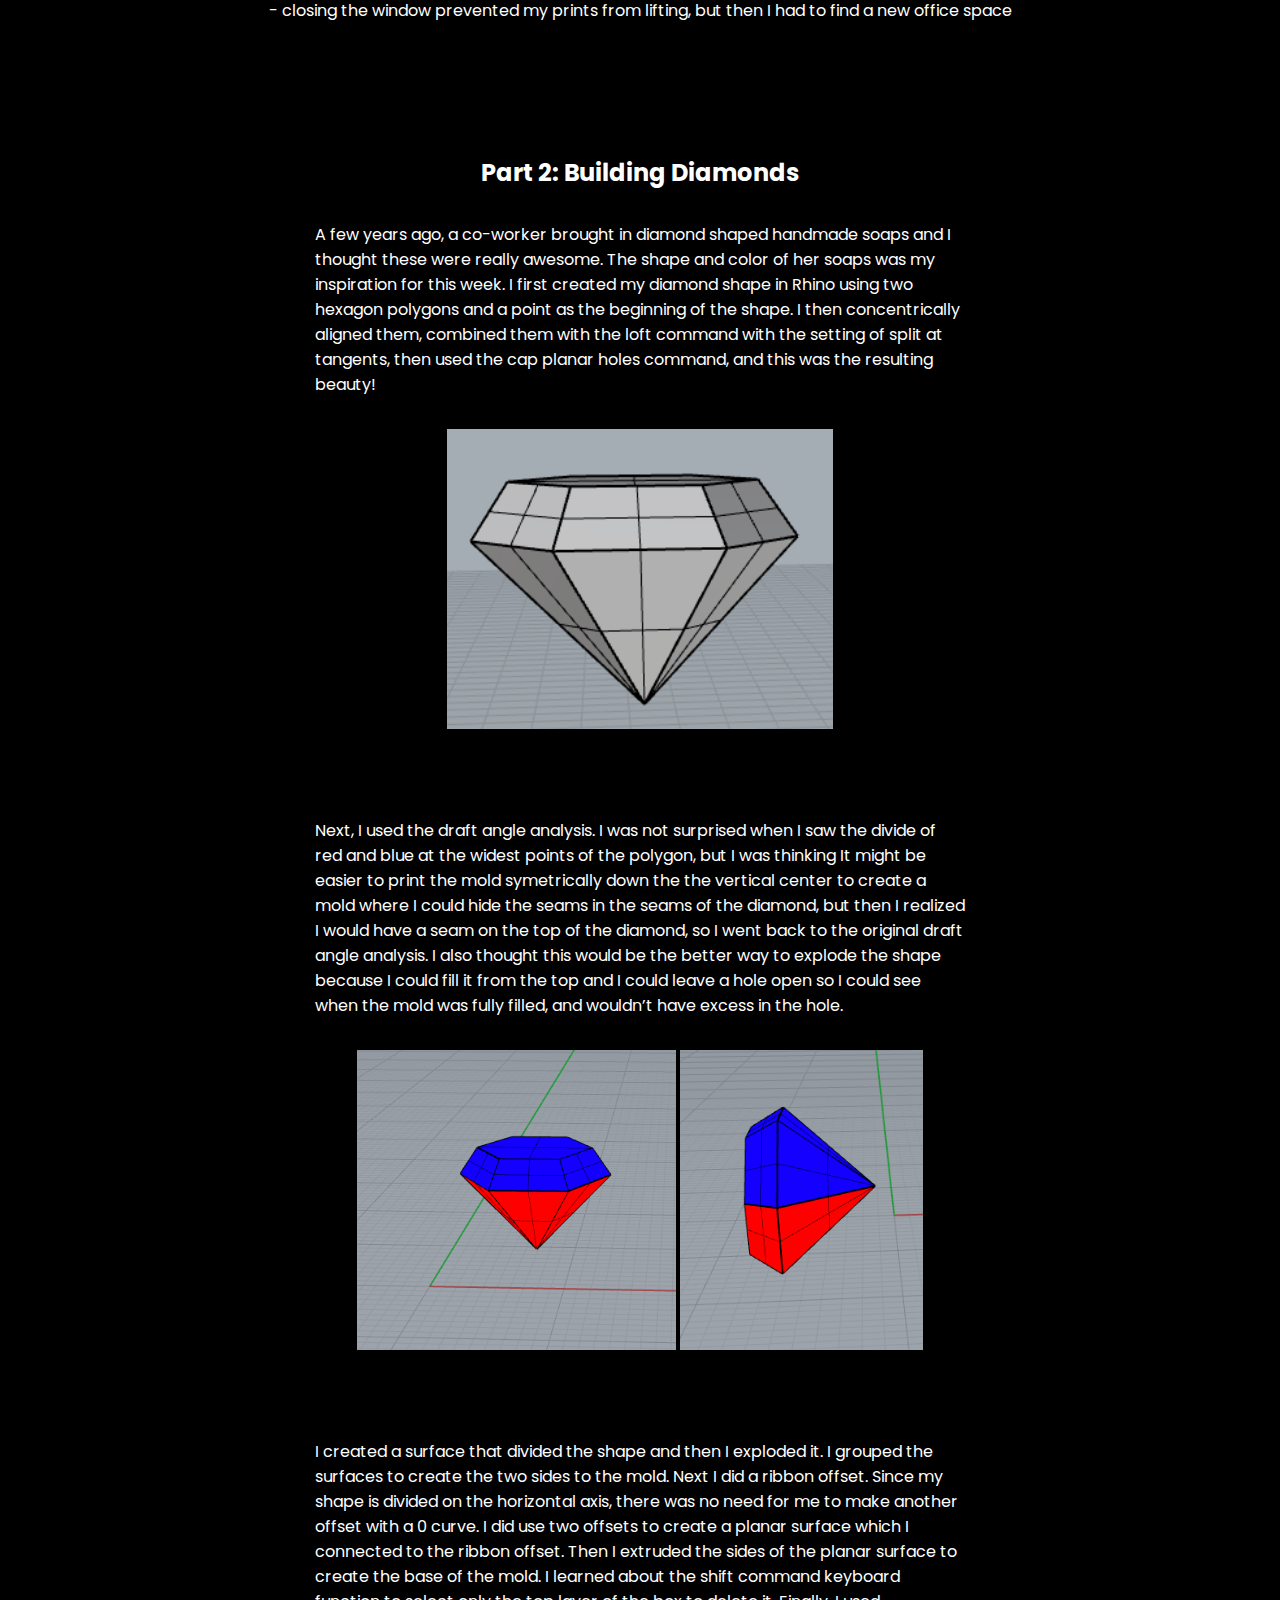
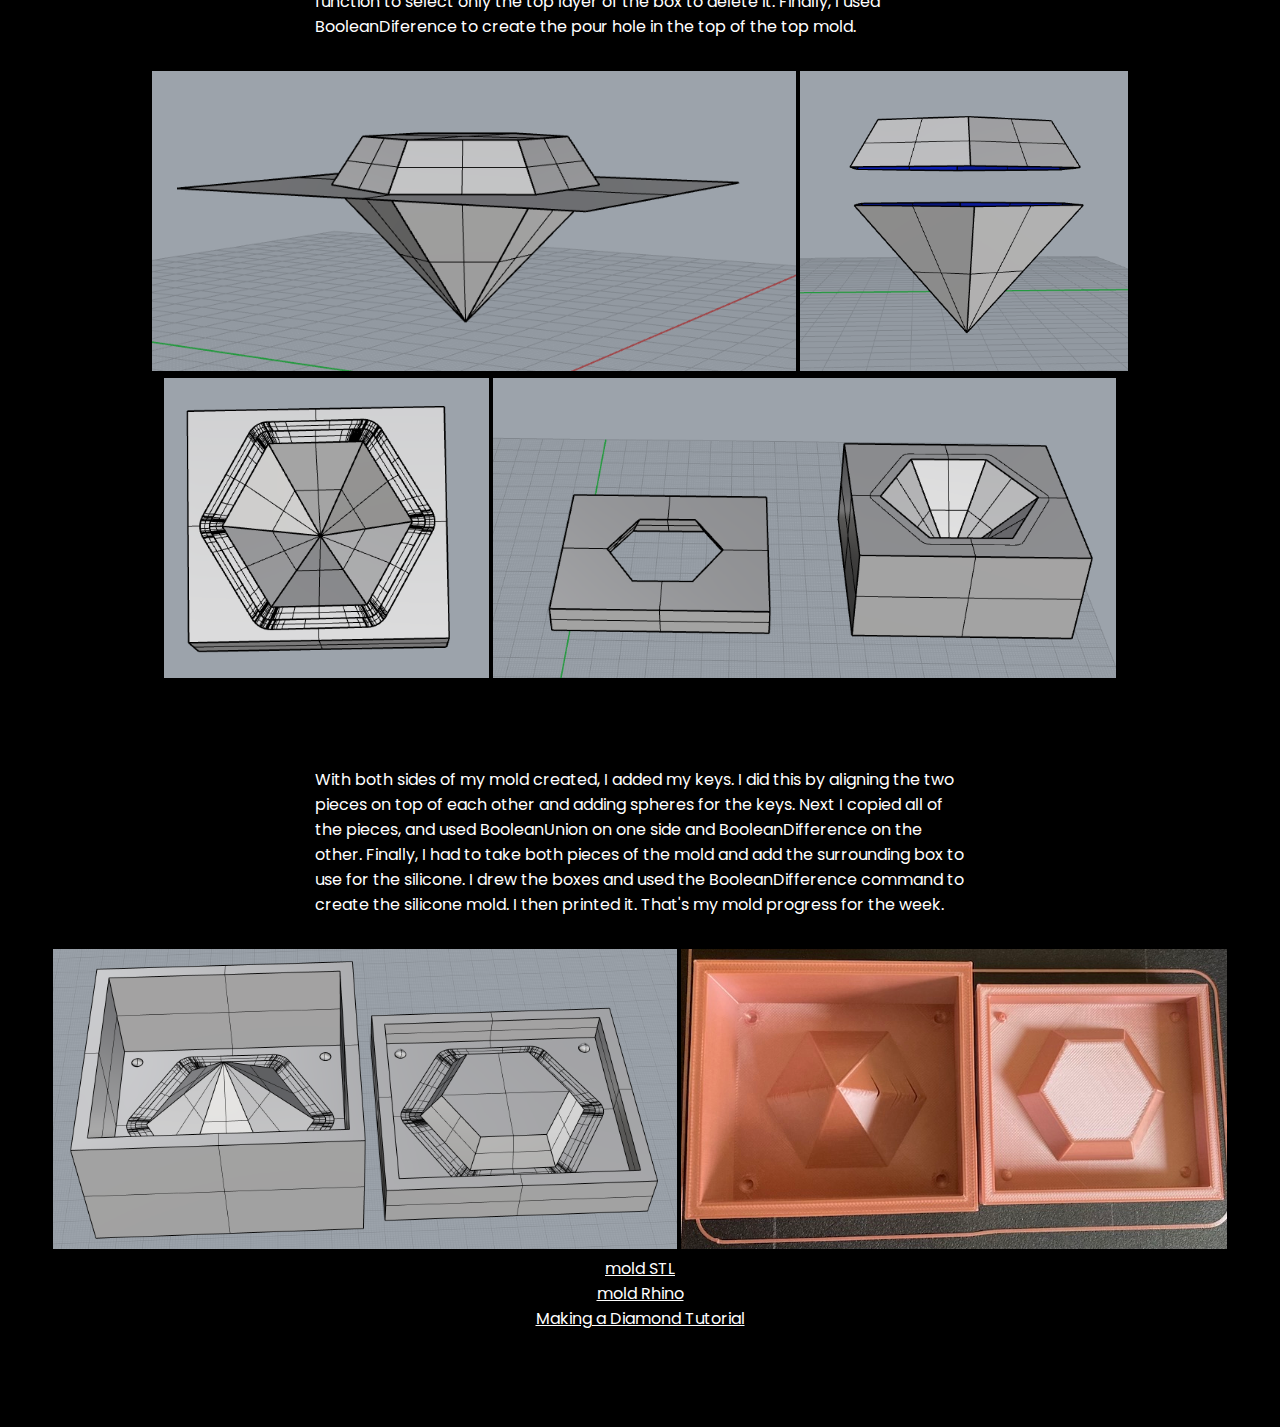
<file: assignment5.html>
<!DOCTYPE html> 
<html> 
    <head> 
        <meta charset="utf-8"> 
        <meta name="viewport" content="width=device-width, maximum-scale=1.0" />

        <title>Katie Borgia's Assignment 5 Page!</title> 

        <link href="style.css" media="screen" rel="stylesheet" type="text/css" />
        <link rel="preconnect" href="https://fonts.gstatic.com">
	    <link href="https://fonts.googleapis.com/css2?family=Poppins&display=swap" rel="stylesheet">

    </head> 
    <body> 
     <header>
      <nav>
      <ul class="navigation-items">
      <li style="float: left;"><a style="display: inline;" href="index.html"><img src="logok.png" alt="Katie Borgia's logo"/></a></li>
      <li><a href="about.html">about</a></li>
      <li><a href="index.html">projects</a></li>
      </ul>
      </nav>
    </header>

        <div class="header" align="center">
            <h1>Part 1: Finishing the Lamp</h1>
          <p style="width: 650px; display: inline-block; text-align: left">This week didn't go exactly as planned. I was feeling confident that I was in a good place with my lamp at the end of last
              week. However, when I started printing the 2 final pieces I realized that my project wasn't as feasible as I originally thought. As a reminder,
              at the end of last week I already had my base printed and the bulb stand.<br> <a href="https://katieborgia.github.io/assignment4.html">Last week's progress.</a> </p>
              
            <p align="center">
               <img src="originalbulbandbase.jpg" height=300></a>
               <img src="arialbulb1.jpg" height=300></a>
    </p><br><br>
              
              <p style="width: 650px; display: inline-block; text-align: left">I only had the two shades left to print. I started with a small print of a few different shade patterns. I used the TweenCurves, Distribue and 
              Align commands to create my trials. I really liked the combination of the triangle outer shade, and the circle inner shade the best.</p>
    
<p align="center">              
<img src="holes.jpg" height=300></a>
</p><br><br>

              <p style="width: 650px; display: inline-block; text-align: left">When I started working on the
              outer shade I realized that because of the bulb stand height, my shade was going to be too tall for the printer dimensions, so I reprinted the
              bulb stand to lower the position of the bulb. In addition to lowering the height, I also added a brace to the bottom of the bulb stand that 
              would stabilize the bulb stand in the middle of the base, because the original bulb stand was just floating in the middle of the base. I measured the
              inside of the base dimensions and modeled the base ring to fit there. I also had to make sure I added the hole in the ring for the power cord to feed 
              through.
</p>

<p align="center">
                <img src="stands1.jpg" height=300></a>
                <img src="arialbulb.jpg" height=300></a>
                
</p><br><br>

              <p style="width: 650px; display: inline-block; text-align: left">I then started printing the outer shade and realized pretty quickly how delicate
              these shades would be. I was trying to make the shades as thin as possible to try to capture some semi-opaque light as well, but about 1/2 through
              a 14 hr print, it wasn't looking good, so I stopped the print. When I held it, I realized how delicate it was, and the points between the shapes 
              were really weak and they broke. Knowing how unstable this was, and that I would have to print a second shade, I decided to edit my design. </p>
                  
                <p align="center">
                <img src="broken1.jpg" height=300></a>
                <img src="broken2.jpg" height=300></a>
</p><br><br>
                  
              <p style="width: 650px; display: inline-block; text-align: left">My new design is a simpler version.
              Due to the height constraints, I raised the height of the base so both the base and the shade would be more stable and easier to print. I 
              eliminated a second shade, and I made the remaining shade much thicker at 4mm as compared to 1.6mm. With this new plan in mind I made the 
              sketches in Rhino and began printing.
              Printing the base was long, but went pretty smoothly. The shade was a different story. Once I attached the base to the bulb stand, I measured
              the fixture to see how tall the shade had to be. Sadly, I discovered after a completed 14 hour print that I had measured in inches and rendered 
              in cm. So now I have a really pretty pencil holder. But, the print was not in vain. I realized the pattern was too close together and it was hard to 
              see the size gradient of the pattern, so I decided to change the pattern just in the z axis. This allowed the pattern to have more negative space and 
              to also  show a bigger gradient size difference through the pattern. After an 18 hour print, I finally had the correctly sized shade and it fit on the base 
              perfectly. </p>

                <p align="center">
                <img src="newlamp.jpg" height=300></a>
                <img src="sideview.jpg" height=300></a>
                <img src="topview.jpg" height=300></a>
                <img src="newbase1.jpg" height=300></a>
                <img src="oops1.jpg" height=300></a><br><br>
               
</p>
<p style="font-size: 24px">Finished Lamp!</p>
<p align="center">
                <img src="unlitlamp1.jpg" height=600></a>
                <img src="lightlamp.jpg" height=600></a><br><br>
</p>

                <p style="font-size: 24px">My Final Files</p>
                <a href="1bulb stand.stl">bulb stand STL</a><br>
                <a href="bulb stand.3dm">bulb stand Rhino</a><br>
                <a href="newbase.stl">base STL</a><br>
                <a href="printedstand2.3dm">base Rhino</a><br>
                <a href="base3.stl">shade STL</a><br>
                <a href="finalshade.3dm">shade Rhino</a><br>
            </p><br><br>

<p style="font-size: 24px">Main takeaways from the lamp:</p>
<p align="center">
    - measuring correctly is crucial<br>
    - increasing the speed to 75 made the machine much more quiet<br>
    - thin walls are fragile<br>
    - the concentric layout is beautiful<br>
    - long prints make you practice patience<br>
    - closing the window prevented my prints from lifting, but then I had to find a new office space</p><br><br><br><br>

          

<h1>Part 2: Building Diamonds</h1>
          <p style="width: 650px; display: inline-block; text-align: left"> A few years ago, a co-worker brought in
              diamond shaped handmade soaps and I thought these were really awesome. The shape and color of her soaps was my inspiration for this week. I
              first created my diamond shape in Rhino using two hexagon polygons and a point as the beginning of the shape. I then concentrically aligned them,
              combined them with the loft command with the setting of split at tangents, then used the cap planar holes command, and this was the resulting beauty!
            </p>
            
            <p>
                <img src="diamond.png" height=300></a>
                
                
               
            </p><br><br>

            <p style="width: 650px; display: inline-block; text-align: left">Next, I used the draft angle analysis. I was not surprised when I saw the divide of red and blue at the widest points of 
                the polygon, but I was 
                thinking It might be easier to print the mold symetrically down the the vertical center to create a mold where I could hide the seams
                in the seams of the diamond, but then I realized I would have a seam on the top of the diamond, so I went back to the original 
                draft angle analysis. I also thought this would be the better way to explode the shape because I could fill it from the top and I could 
                leave a hole open so I could see when the mold was fully filled, and wouldn’t have excess in the hole.
                
            </p>
    
 
            <p>
                <img src="draft1.png" height=300></a>
                <img src="draft2.png" height=300></a>
                 
            </p><br><br>

            <p style="width: 650px; display: inline-block; text-align: left">I created a surface that divided the shape and then I exploded it. I grouped the surfaces to create the two sides 
                to the mold. Next I did a ribbon offset. Since my shape is divided on the horizontal axis, there was no need for me to make another 
                offset with a 0 curve. I did use two offsets to create a planar surface which I connected to the ribbon offset. Then I extruded the sides
                of the planar surface to create the base of the mold. I learned about the shift command keyboard function to 
                select only the top layer of the box to delete it. Finally, I used BooleanDiference to create the pour hole in the top of the top mold.
            </p>

            
            <p align="center">
                 <img src="divide1.png" height=300></a>
                 <img src="divide2.png" height=300></a>
                 <img src="extrude2.png" height=300></a>
                 <img src="extrude3.png" height=300></a>
                
                
                 
            </p><br><br>

            <p style="width: 650px; display: inline-block; text-align: left">With both sides of my mold created, I added my keys. I did this by aligning the two pieces on top of each other and 
                adding spheres for the keys. Next I copied all of the pieces, and used BooleanUnion on one side and BooleanDifference on the other. Finally,
                I had to take both pieces of the mold and add the surrounding box to use for the silicone. I drew the boxes and used the BooleanDifference
                command to create the silicone mold. I then printed it. That's my mold progress for the week.
            </p>
            <p align="center">
                <img src="finalview.png" height=300></a>
                <img src="finalmoldprint1.jpg" height=300></a><br>
                <a href="mold.stl">mold STL</a><br>
                <a href="printmold.3dm">mold Rhino</a><br>
		<a href="https://www.youtube.com/watch?v=AUENSbaHuo4">Making a Diamond Tutorial</a>
               
                
            </p><br><br>

          
</div>
    </body>
</html>
</file>
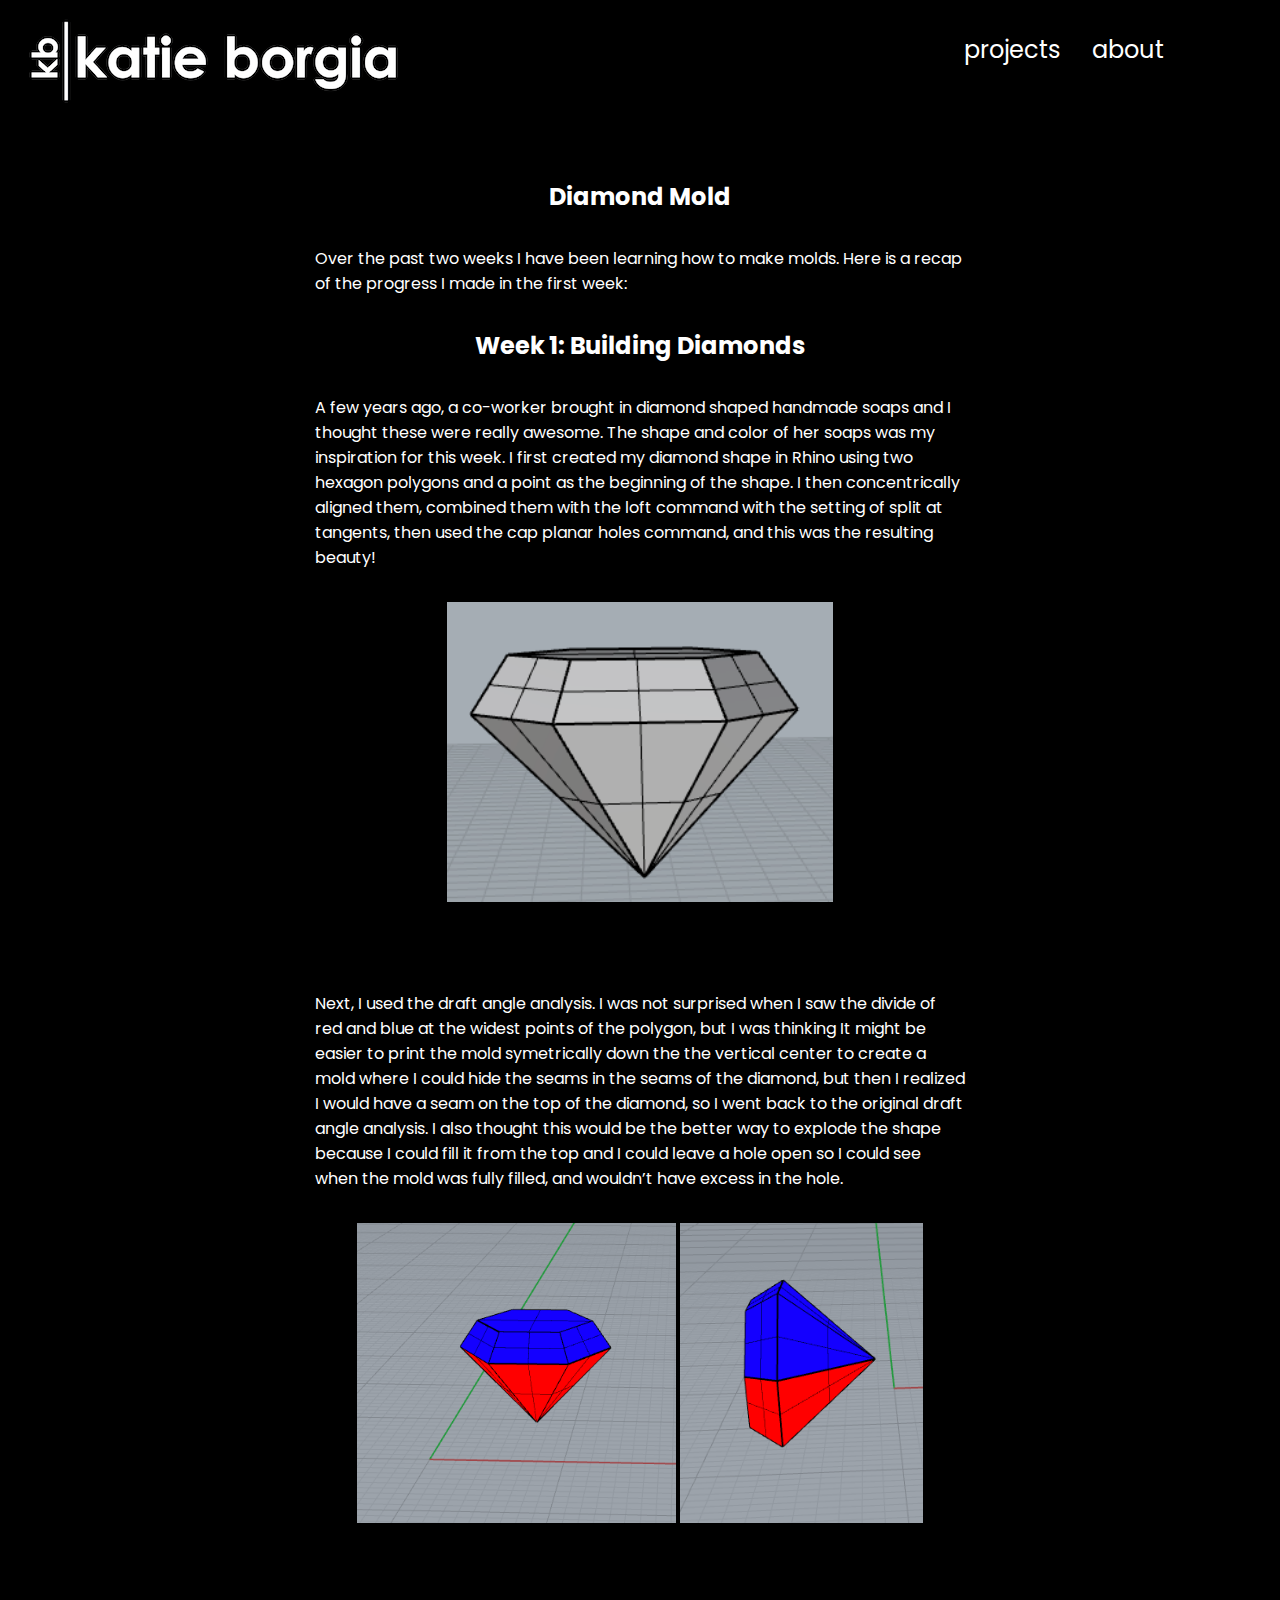
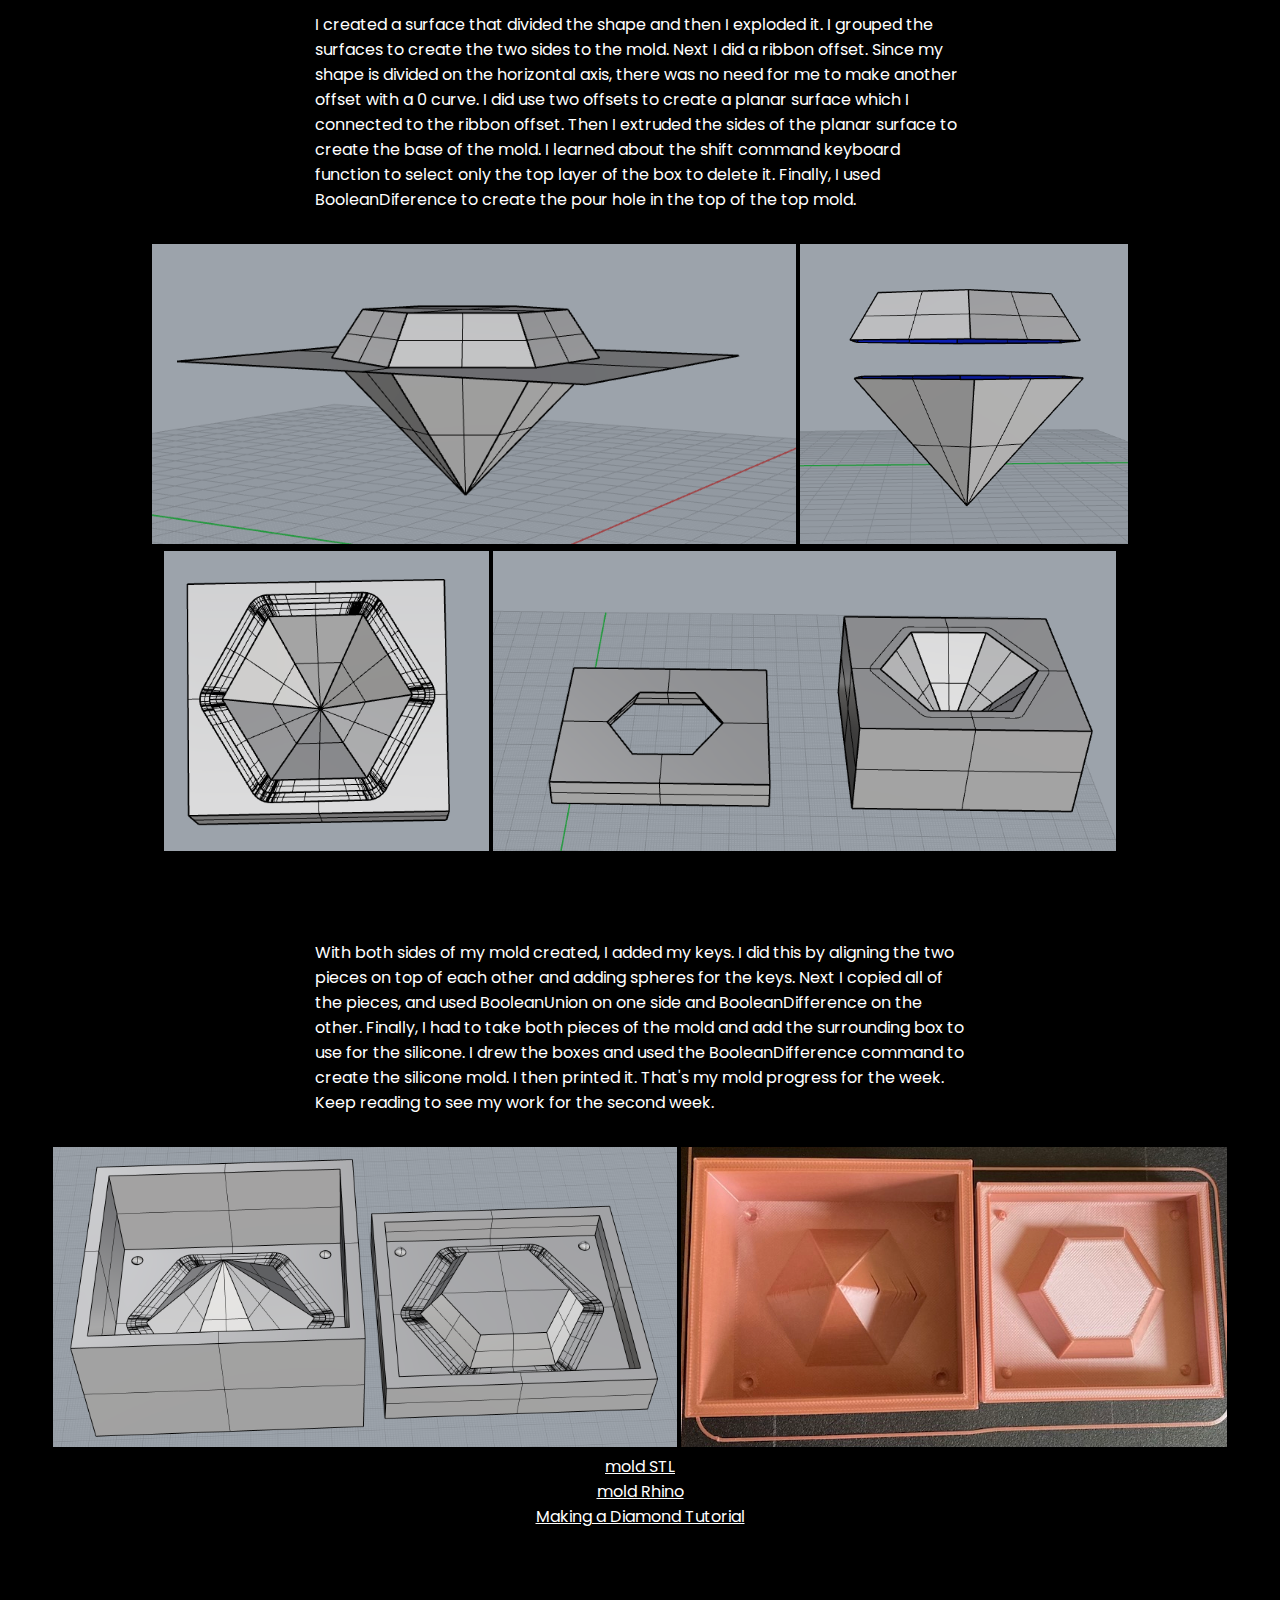
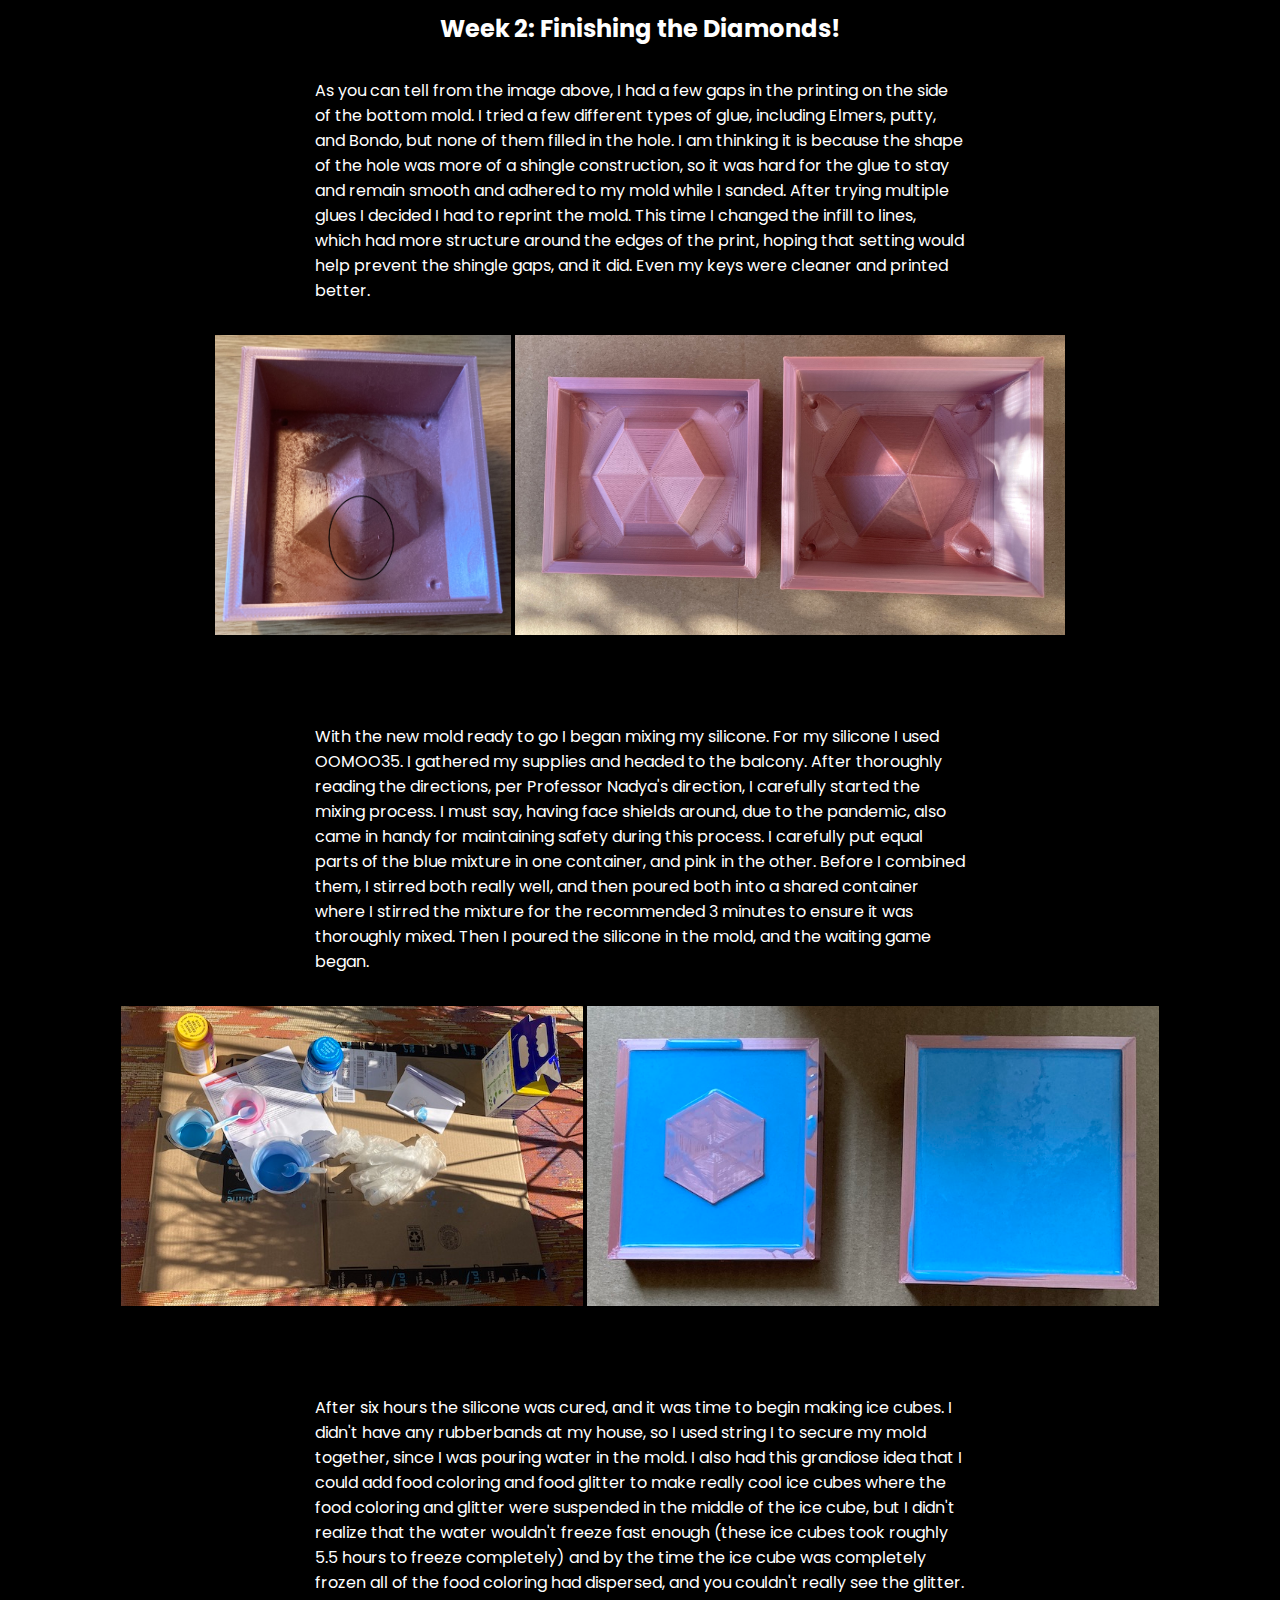
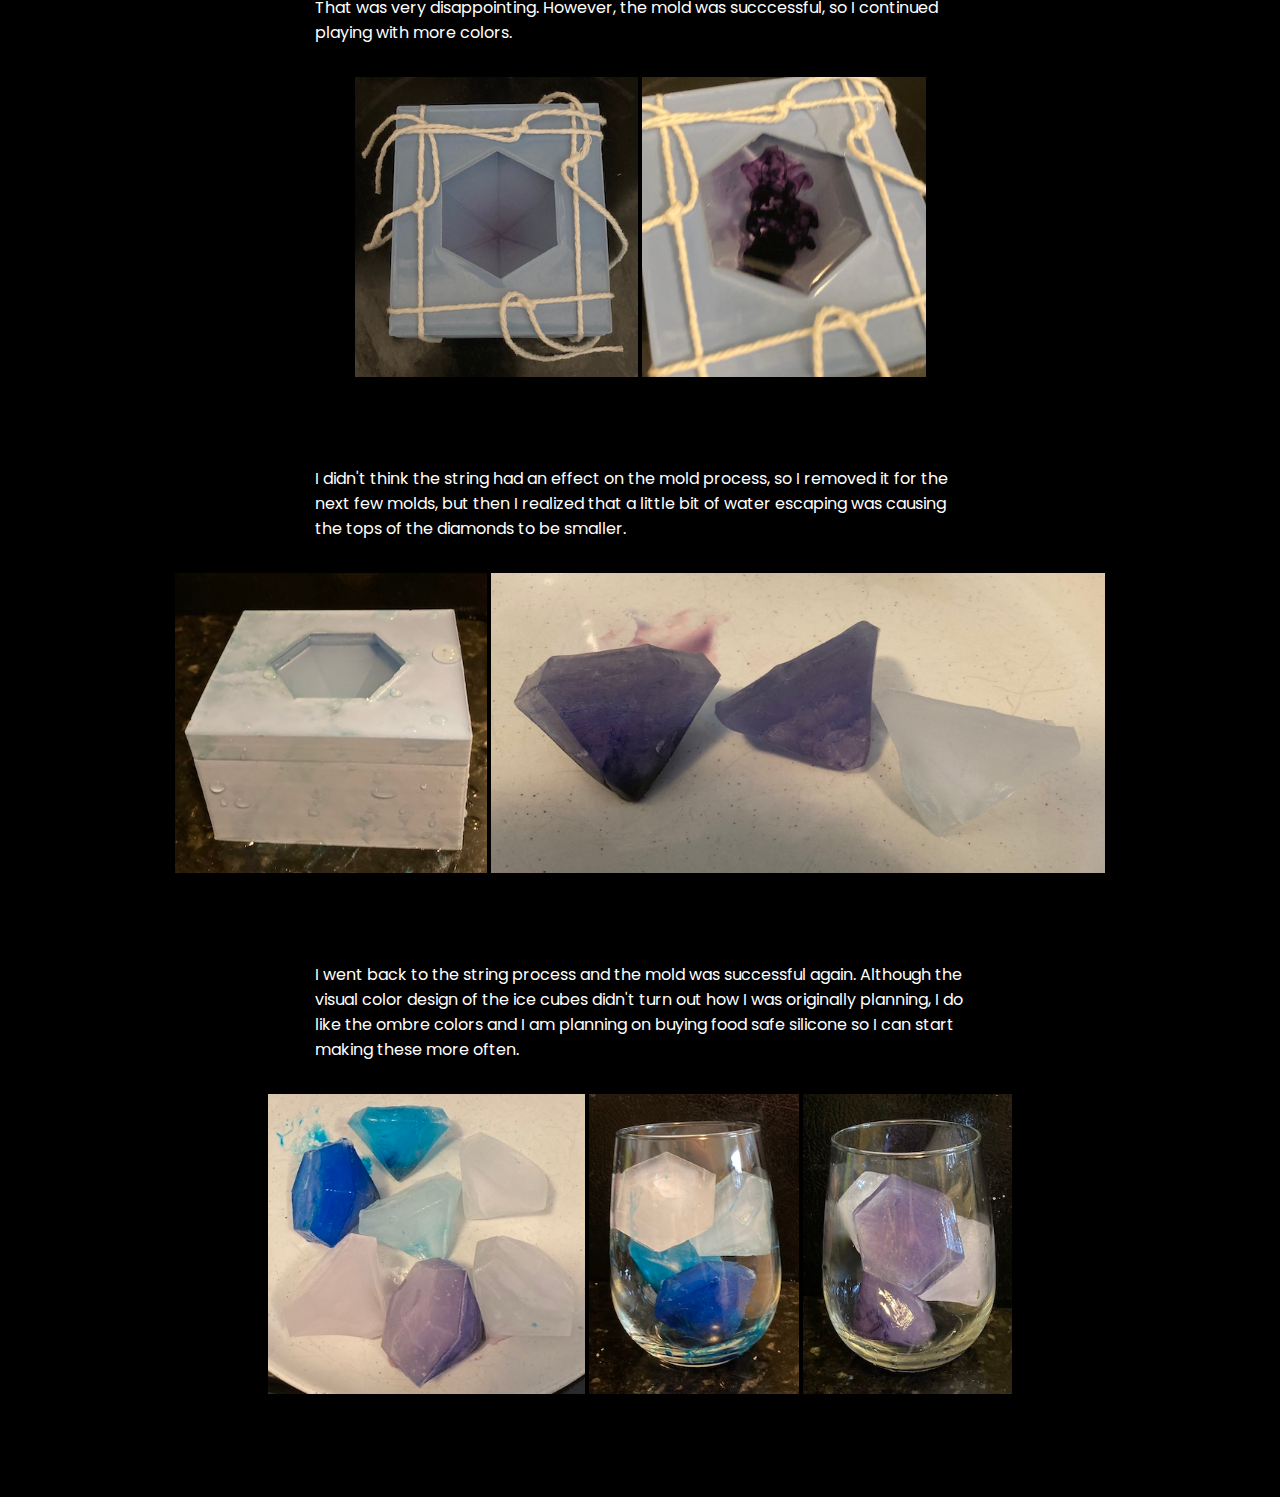
<file: assignment6.html>
<!DOCTYPE html> 
<html> 
    <head> 
        <meta charset="utf-8"> 
        <meta name="viewport" content="width=device-width, maximum-scale=1.0" />

        <title>Katie Borgia's Assignment 6 Page!</title> 

        <link href="style.css" media="screen" rel="stylesheet" type="text/css" />
        <link rel="preconnect" href="https://fonts.gstatic.com">
	    <link href="https://fonts.googleapis.com/css2?family=Poppins&display=swap" rel="stylesheet">

    </head> 
    <body> 
     <header>
      <nav>
      <ul class="navigation-items">
      <li style="float: left;"><a style="display: inline;" href="index.html"><img src="logok.png" alt="Katie Borgia's logo"/></a></li>
      <li><a href="about.html">about</a></li>
      <li><a href="index.html">projects</a></li>
      </ul>
      </nav>
    </header>

        <div class="header" align="center">
            <h1>Diamond Mold</h1>
          <p style="width: 650px; display: inline-block; text-align: left">Over the past two weeks I have been learning how to make molds. Here is a recap of 
		  the progress I made in the first week:
            </p>
            
           <h1>Week 1: Building Diamonds</h1>
          <p style="width: 650px; display: inline-block; text-align: left"> A few years ago, a co-worker brought in
              diamond shaped handmade soaps and I thought these were really awesome. The shape and color of her soaps was my inspiration for this week. I
              first created my diamond shape in Rhino using two hexagon polygons and a point as the beginning of the shape. I then concentrically aligned them,
              combined them with the loft command with the setting of split at tangents, then used the cap planar holes command, and this was the resulting beauty!
            </p>
            
            <p align="center">
                <img src="diamond.png" height=300></a>
                
                
               
            </p><br><br>

            <p style="width: 650px; display: inline-block; text-align: left">Next, I used the draft angle analysis. I was not surprised when I saw the divide of red and blue at the widest points of 
                the polygon, but I was 
                thinking It might be easier to print the mold symetrically down the the vertical center to create a mold where I could hide the seams
                in the seams of the diamond, but then I realized I would have a seam on the top of the diamond, so I went back to the original 
                draft angle analysis. I also thought this would be the better way to explode the shape because I could fill it from the top and I could 
                leave a hole open so I could see when the mold was fully filled, and wouldn’t have excess in the hole.
                
            </p>
    
 
            <p align="center">
                <img src="draft1.png" height=300></a>
                <img src="draft2.png" height=300></a>
                 
            </p><br><br>

            <p style="width: 650px;; display: inline-block; text-align: left">I created a surface that divided the shape and then I exploded it. I grouped the surfaces to create the two sides 
                to the mold. Next I did a ribbon offset. Since my shape is divided on the horizontal axis, there was no need for me to make another 
                offset with a 0 curve. I did use two offsets to create a planar surface which I connected to the ribbon offset. Then I extruded the sides
                of the planar surface to create the base of the mold. I learned about the shift command keyboard function to 
                select only the top layer of the box to delete it. Finally, I used BooleanDiference to create the pour hole in the top of the top mold.
            </p>

            
            <p align="center">
                 <img src="divide1.png" height=300></a>
                 <img src="divide2.png" height=300></a>
                 <img src="extrude2.png" height=300></a>
                 <img src="extrude3.png" height=300></a>
                
                
                 
            </p><br><br>

            <p style="width: 650px; display: inline-block; text-align: left">With both sides of my mold created, I added my keys. I did this by aligning the two pieces on top of each other and 
                adding spheres for the keys. Next I copied all of the pieces, and used BooleanUnion on one side and BooleanDifference on the other. Finally,
                I had to take both pieces of the mold and add the surrounding box to use for the silicone. I drew the boxes and used the BooleanDifference
                command to create the silicone mold. I then printed it. That's my mold progress for the week. Keep reading to see my work for the second week.
            </p>
            <p align="center">
                <img src="finalview.png" height=300></a>
                <img src="finalmoldprint1.jpg" height=300></a><br>
                <a href="mold.stl">mold STL</a><br>
                <a href="printmold.3dm">mold Rhino</a><br>
		<a href="https://www.youtube.com/watch?v=AUENSbaHuo4">Making a Diamond Tutorial</a>
               
                
            </p><br><br>

          



<h1>Week 2: Finishing the Diamonds!</h1>
          <p style="width: 650px; display: inline-block; text-align: left">As you can tell from the image above, I had a few gaps in the printing on the side of the
		  bottom mold. I tried a few different types of glue, including Elmers, putty, and Bondo, but none of them filled in the hole. I am thinking it is because 
		  the shape of the hole was more of a shingle construction, so it was hard for the glue to stay and remain smooth and adhered to my mold while I sanded. After
		  trying multiple glues I decided I had to reprint the mold. This time I changed the infill to lines, which had more structure around the edges of the print,
		  hoping that setting would help prevent the shingle gaps, and it did. Even my keys were cleaner and printed better.
            </p>
            
            <p align="center">
                <img src="badmold.jpg" height=300></a>
                <img src="goodprint.jpg" height=300></a>
             
                
               
            </p><br><br>

            <p style="width: 650px; display: inline-block; text-align: left">With the new mold ready to go I began mixing my silicone. For my silicone I used
		    OOMOO35. I gathered my supplies and headed to the balcony. After thoroughly reading the directions, per Professor Nadya's direction, I carefully started the
		    mixing process. I must say, having face shields around, due to the pandemic, also came in handy for maintaining safety during this process. I carefully put
		    equal parts of the blue mixture in one container, and pink in the other. Before I combined them, I stirred both really well, and then poured both into a shared
		    container where I stirred the mixture for the recommended 3 minutes to ensure it was thoroughly mixed. Then I poured the silicone in the mold, and the waiting
		    game began. 
            </p>
    
 
            <p align="center">
                <img src="supplies.jpg" height=300></a>
		<img src="siliconeinmold.jpg" height=300></a>
                 
            </p><br><br>


            <p style="width: 650px; display: inline-block; text-align: left">After six hours the silicone was cured, and it was time to begin making ice cubes. 
		    I didn't have any rubberbands at my house, so I used string I to secure my mold together, since I was pouring water in the 
		    mold. I also had this grandiose idea that I could add food coloring and food glitter
		    to make really cool ice cubes where the food coloring and glitter were suspended in the middle of the ice cube, but I didn't realize that
		    the water wouldn't freeze fast enough (these ice cubes took roughly 5.5 hours to freeze completely) and by the time the ice cube was completely frozen
		    all of the food coloring had dispersed, and you couldn't really see the glitter. That was very disappointing. However, the mold was 
		    succcessful, so I continued playing with more colors. 
            </p>
            <p align="center">
               <img src="twine.jpg" height=300></a>
	       <img src="foodcolor.jpg" height=300></a>
		
		
              
                
            </p><br><br>

            <p style="width: 650px; display: inline-block; text-align: left">I didn't think the string had an effect on the mold process, so I removed it for 
		    the next few molds, but then I realized that a little bit of water escaping was causing the tops of the diamonds to be smaller.
                                                                                  
            </p>
           
              <p align="center">
                <img src="filledmold.jpg" height=300></a>
		<img src="badtops.jpg" height=300></a>
                 
            </p><br><br>

 		<p style="width: 650px; display: inline-block; text-align: left"> I went
		    back to the string process and the mold was successful again. Although the visual color design of the ice cubes didn't turn out how I was
		    originally planning, I do like the ombre colors and I am planning on buying food safe silicone so I can start making these more often.
                                                                                  
            </p>
           
              <p align="center">
                <img src="finalcubes.jpg" height=300></a>
		<img src="bluecubes.jpg" height=300></a>
		<img src="purplecubes.jpg" height=300></a>
		
                 
            </p><br><br>
         
</div>
    </body>
</html>
</file>
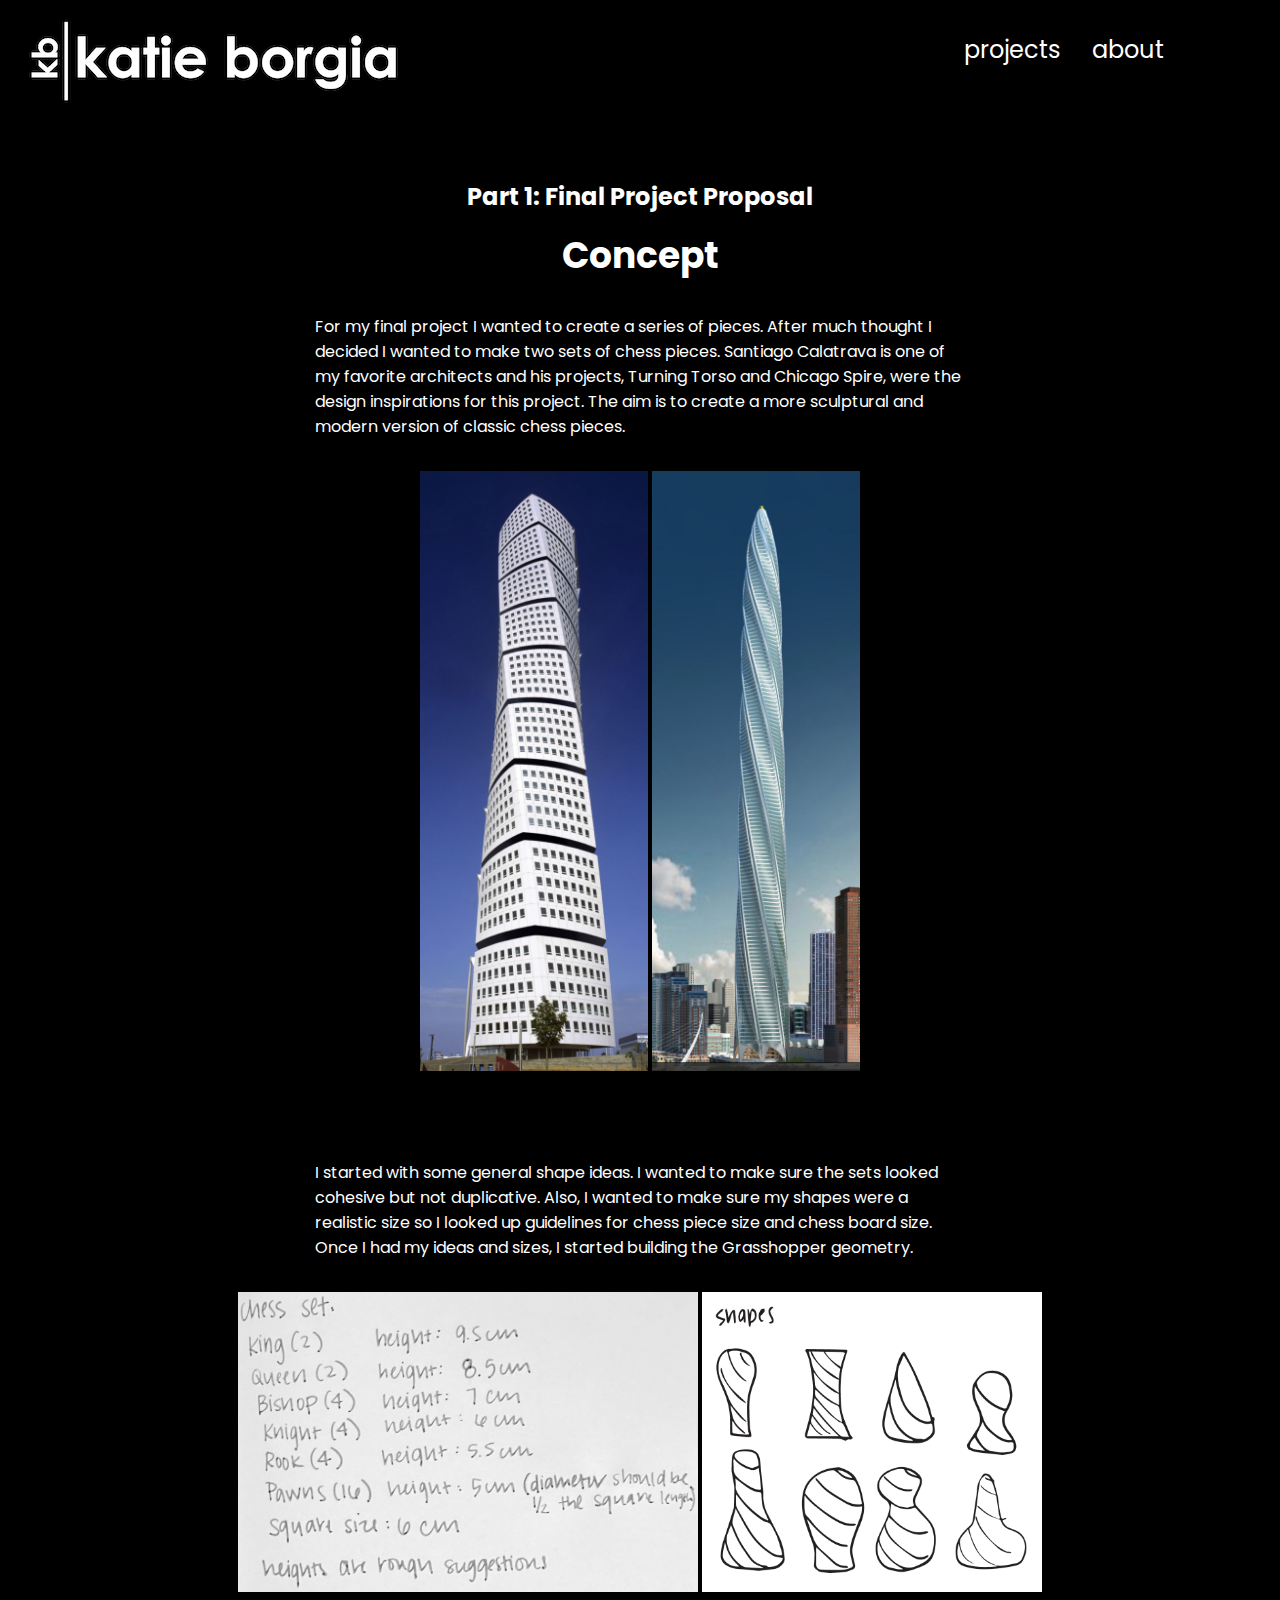
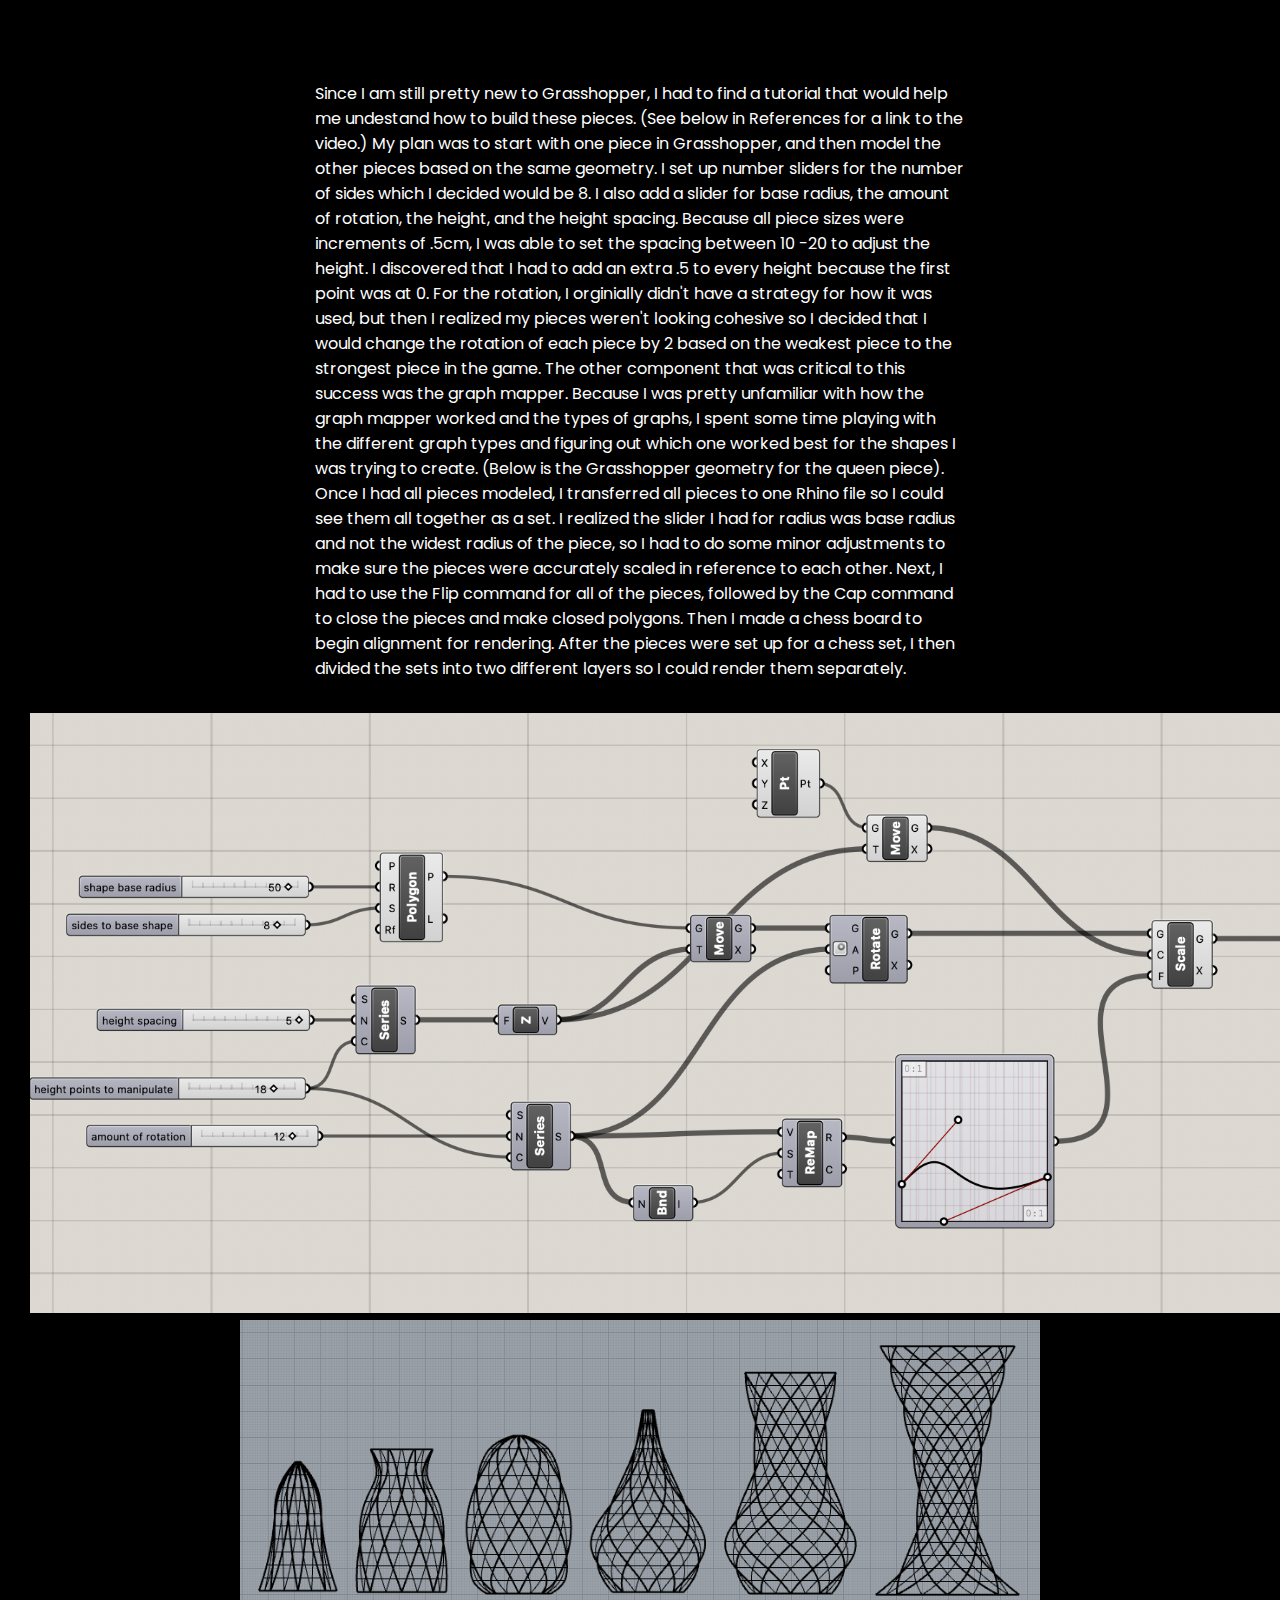
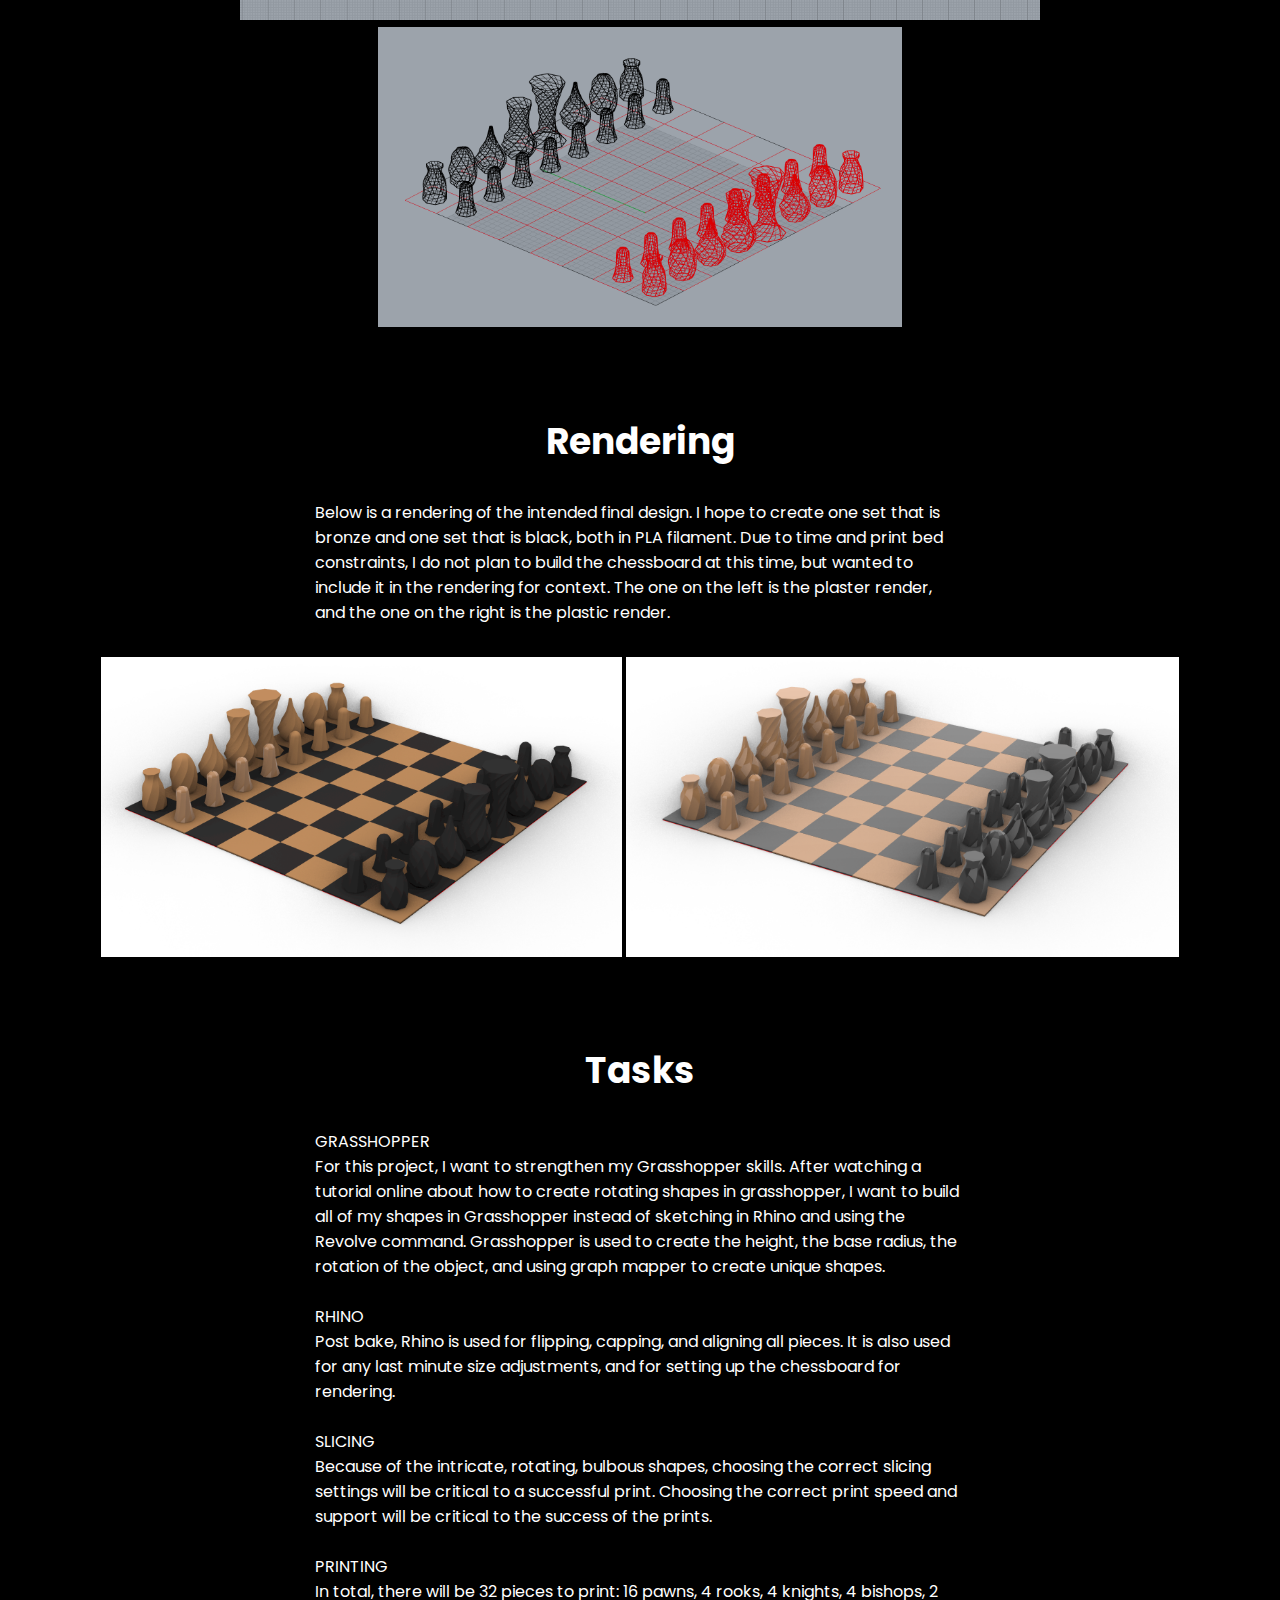
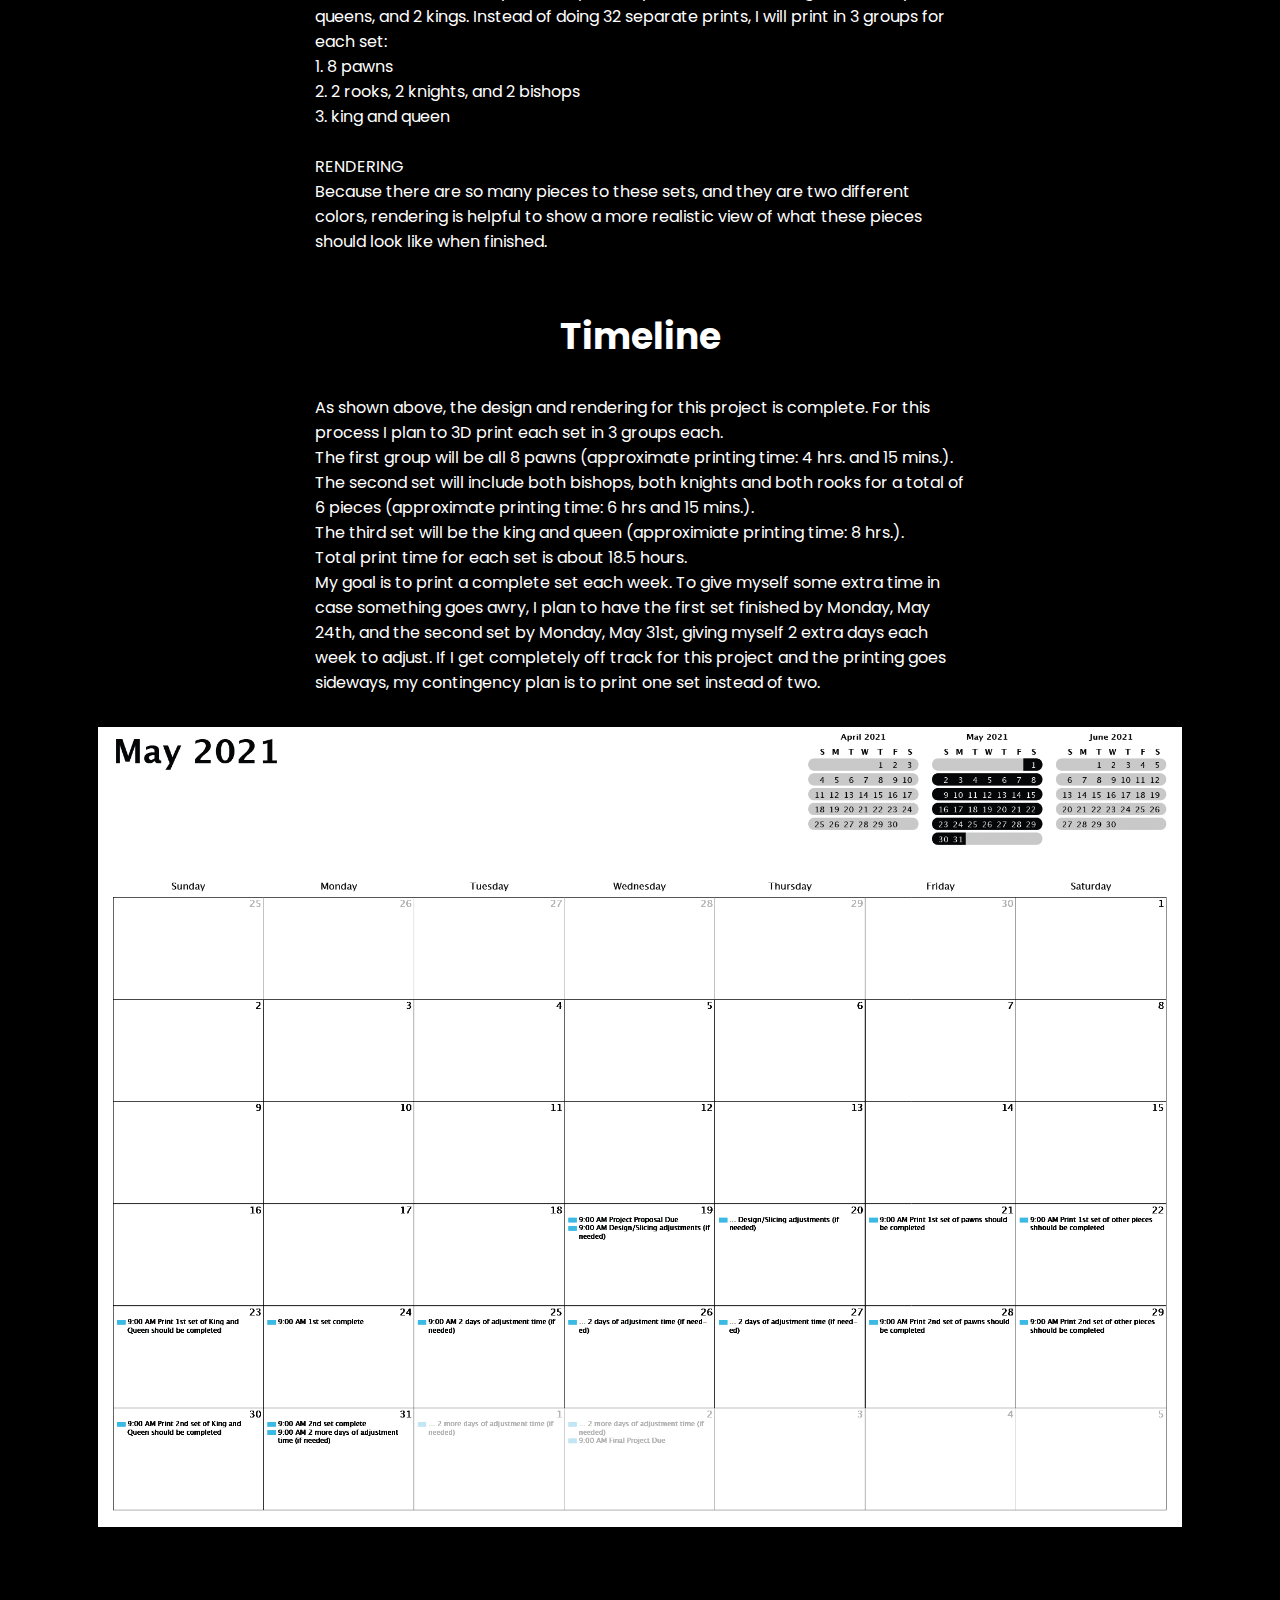
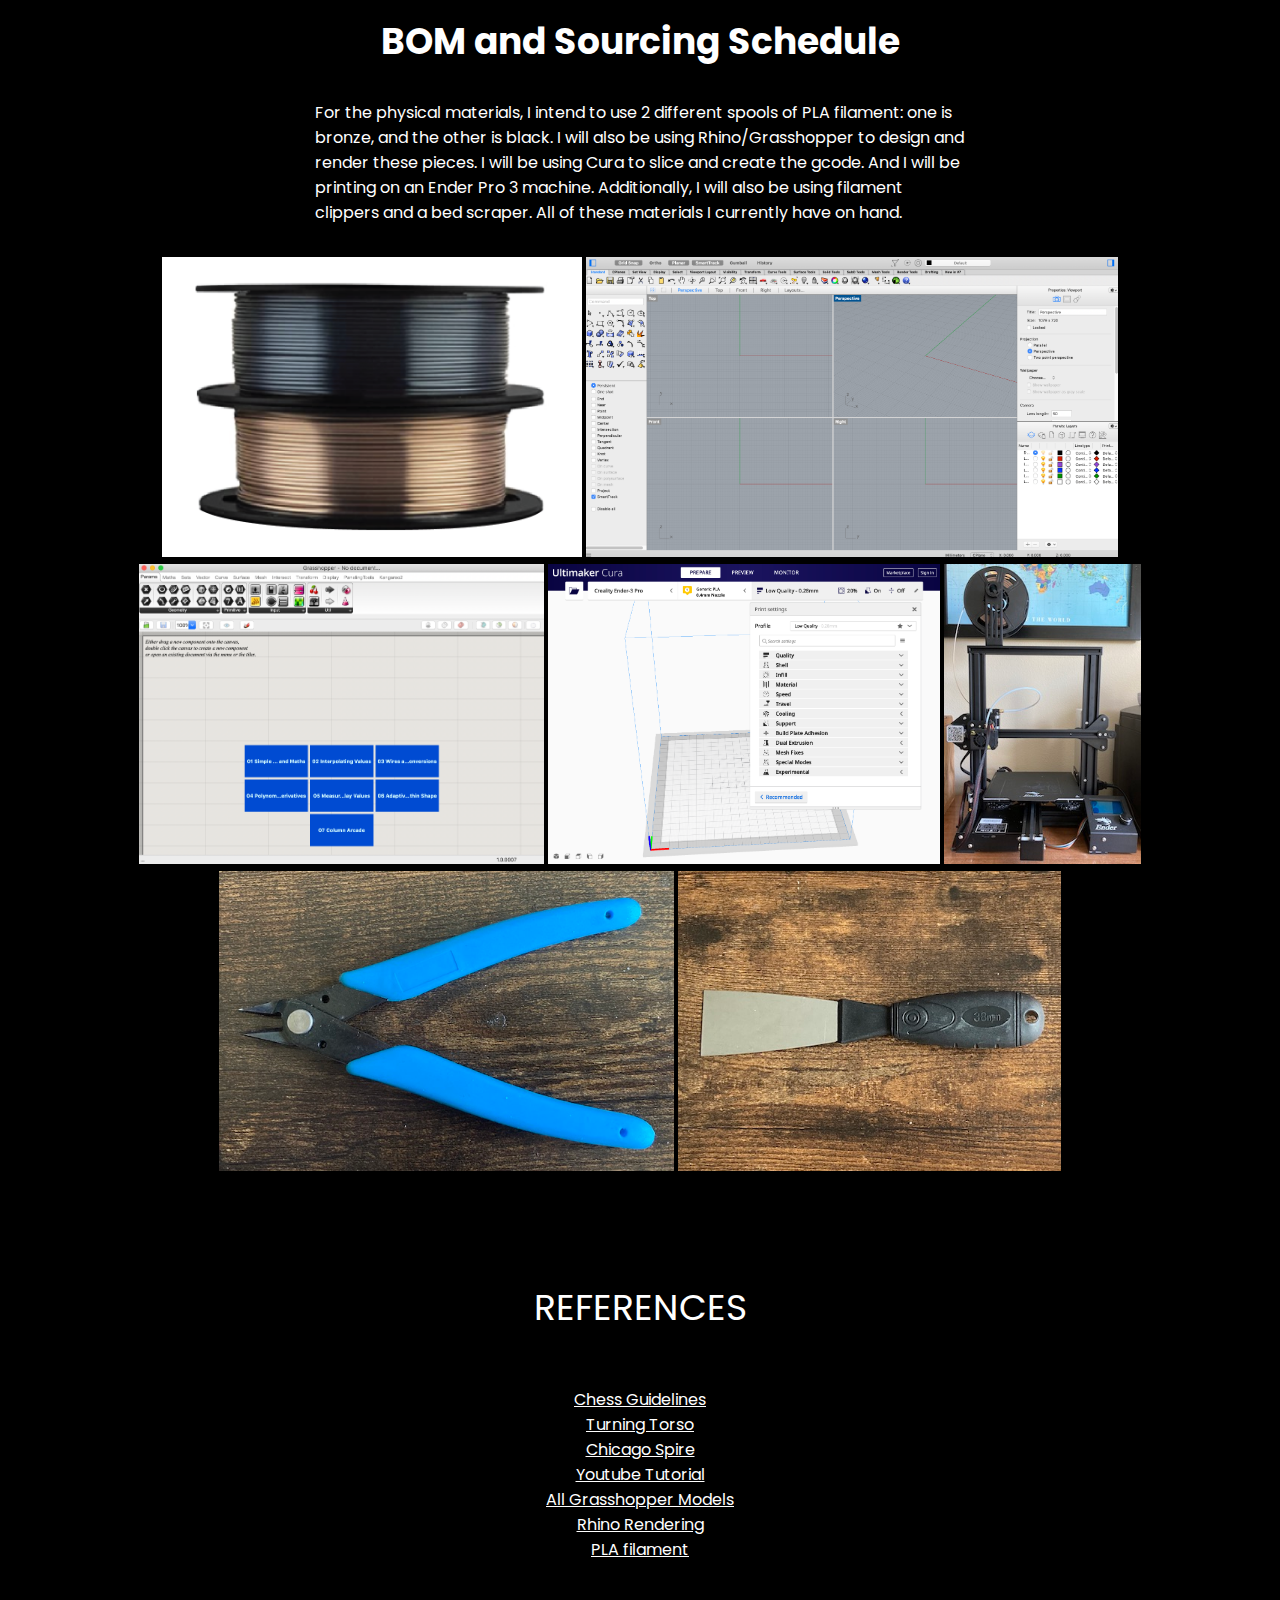
<file: assignment7.html>
<!DOCTYPE html> 
<html> 
    <head> 
        <meta charset="utf-8"> 
        <meta name="viewport" content="width=device-width, maximum-scale=1.0" />

        <title>Katie Borgia's Assignment 7 Page!</title> 

        <link href="style.css" media="screen" rel="stylesheet" type="text/css" />
        <link rel="preconnect" href="https://fonts.gstatic.com">
	    <link href="https://fonts.googleapis.com/css2?family=Poppins&display=swap" rel="stylesheet">

    </head> 
    <body> 
     <header>
      <nav>
      <ul class="navigation-items">
      <li style="float: left;"><a style="display: inline;" href="index.html"><img src="logok.png" alt="Katie Borgia's logo"/></a></li>
      <li><a href="about.html">about</a></li>
      <li><a href="index.html">projects</a></li>
      </ul>
      </nav>
    </header>

        <div class="header" align="center">
            <h1>Part 1: Final Project Proposal</h1>
		<h2 style="font-size: 36px">Concept</h2>
          <p style="width: 650px; display: inline-block; text-align: left;">For my final project I wanted to create a series of pieces. 
		  After much thought I decided I wanted to make two sets of chess pieces. Santiago Calatrava is one of my 
		  favorite architects and his projects, Turning Torso and Chicago Spire, were the design inspirations for this project. The aim is to create a 
		  more sculptural and modern version of classic chess pieces. 
            </p>
            
            <p align="center">
                <img src="turningtorso.png" height=600>
                <img src="chicagospire.png" height=600><br>
            </p><br><br>
		
	   <p style="width: 650px; display: inline-block; text-align: left;">I started with some general shape ideas. I wanted to make sure the sets looked cohesive but
		   not duplicative. Also, I wanted to make sure my shapes were a realistic size so I looked up guidelines for chess piece size and chess board size. Once I 
		   had my ideas and sizes, I started building the Grasshopper geometry. 
            </p>
            
            <p align="center">
		<img src="sketches12.png" height=300>
		<img src="sketches13.png" height=300><br>
            </p><br><br>
		
	    <p style="width: 650px; display: inline-block; text-align: left;">Since I am still pretty new to Grasshopper, I had to find a tutorial that would help
		    me undestand how to build these pieces. (See below in References for a link to the video.) My plan was to start with one piece in Grasshopper, and then model the
		    other pieces based on the same geometry. I set up number sliders for the number of sides which I decided would be 8. I also
		    add a slider for base radius, the amount of rotation, the height, and the height spacing. Because all piece sizes were increments of
		    .5cm, I was able to set the spacing between 10 -20 to adjust the height. I discovered that I had to add an extra .5 to every height because 
		    the first point was at 0. For the rotation, I orginially didn't have a strategy for how it was used, but then I realized my pieces weren't 
		    looking cohesive so I decided that I would change the rotation of each piece by 2 based on the weakest piece to the strongest piece in the 
		    game. The other component that was critical to this success was the graph mapper. Because I was pretty unfamiliar with how the graph mapper 
		    worked and the types of graphs, I spent some time playing with the different graph types and figuring out which one worked best for the shapes
		    I was trying to create. (Below is the Grasshopper geometry for the queen piece). Once I had all pieces 
		    modeled, I transferred all pieces to one Rhino file so I could see them all together as a set. I realized the slider I had for radius was 
		    base radius 
		    and not the widest radius of the piece, so I had to do some minor adjustments to make sure the pieces were accurately scaled in reference 
		    to each other. Next, I had to use the Flip 
		    command for 
		    all of the pieces, followed by the Cap command to close the pieces and make closed polygons. Then I made a chess board to begin alignment 
		    for rendering.
		    After the pieces were set up for a chess set, I then divided the sets into two different layers so I could render them separately.
            </p>
            
            <p align="center">
		<img src="grasshopperqueen.png" height=600><br>
		<img src="wireset.png" height=300><br>
		<img src="wirerender.png" height=300>
		
            </p><br><br>

	    <h2 style="font-size: 36px">Rendering</h2>
            <p style="width: 650px; display: inline-block; text-align: left">Below is a rendering of the intended final design. I hope to create one set 
		    that is bronze and one set that is black, both in PLA filament. Due to time and print bed constraints, I do not plan to build the chessboard at this time,
		    but wanted to include it in the rendering for context. The one on the left is the plaster render, and the one on the right is the plastic render.
            </p>
    
 
            <p align="center">
                 <img src="plaster1.png" height=300></a>
	    	 <img src="plastic1.png" height=300></a>
                 
            </p><br><br>

	    <h2 style="font-size: 36px">Tasks</h2>
            <p style="width: 650px; display: inline-block; text-align: left">
		    GRASSHOPPER<br> For this project, I want to strengthen my Grasshopper skills. After watching a tutorial online about how to create rotating
		    shapes in grasshopper, I want to build all of my shapes in Grasshopper instead of sketching in Rhino and using the Revolve command. Grasshopper
		    is used to create the height, the base radius, the rotation of the object, and using graph mapper to create unique shapes.<br><br>  
		    RHINO<br>Post bake, Rhino is used for flipping, capping, and aligning all pieces. It is also used for any last minute size adjustments, and 
		    for setting up the chessboard for rendering.<br><br> 
		    SLICING<br>Because of the intricate, rotating, bulbous shapes, choosing the correct slicing settings will be critical to 
		    a successful print. Choosing the correct print speed and support will be critical to the success of the prints.<br><br> 
		    PRINTING<br>In total, there will be 32 pieces to print: 16 pawns, 4 rooks, 4 knights, 4 bishops, 2 queens, and 2 kings. Instead of doing 32
		    separate prints, I will print in 3 groups for each set:<br> 1. 8 pawns<br> 2. 2 rooks, 2 knights, and 2 bishops<br> 3. king and queen<br><br>
		    RENDERING<br>Because there are so many pieces to these sets, and they are two different colors, rendering is helpful to show a more realistic view of 
		    what these pieces should look like when finished.
            </p><br><br>

      
	    <h2 style="font-size: 36px">Timeline</h2>
            <p style="width: 650px; display: inline-block; text-align: left">As shown above, the design and rendering for this project is complete. For this process 
		    I plan to 3D print each set in 3 groups each.<br> 
		    The first group will be all 8 pawns (approximate printing time: 4 hrs. and 15 mins.).<br> The second set will include both bishops, 
		    both knights and both rooks for a total of 6 pieces (approximate printing time: 6 hrs and 15 mins.).<br>The third set will be the 
		    king and queen (approximiate printing time: 8 hrs.).<br>Total print time for each set is about 18.5 hours.<br>My goal is to print a complete set 
		    each week. To give myself some extra time in case something goes awry, I plan to 
		    have the first set finished by Monday, May 24th, and the second set by Monday, May 31st, giving myself 2 extra days each week to adjust.
		    If I get completely off track for this project and the printing goes sideways, my contingency plan is to print one set instead of two. 
            </p>
		      
            <p align="center">
                 <img src="timeline.png" height=800></a>
               
            </p><br><br>

	    <h2 style="font-size: 36px">BOM and Sourcing Schedule</h2>
            <p style="width: 650px; display: inline-block; text-align: left">For the physical materials, I intend to use 2 
		    different spools of PLA filament: one is bronze, and the other is black. I will also be using Rhino/Grasshopper to design and render these pieces.
		    I will be using Cura to slice and create the gcode. And I will be printing on an Ender Pro 3 machine. Additionally, I will also be using filament clippers 
		    and a bed scraper. All of these materials I currently have on hand.
            </p>
            
            <p align="center">
                 
                 <img src="plafilament.png" height=300></a>
                 <img src="rhino.png" height=300></a>
                 <img src="grasshopper.png" height=300></a>
		 <img src="cura.png" height=300></a>
		 <img src="enderpro.jpg" height=300></a>
		 <img src="clippers.jpg" height=300></a>
		 <img src="scraper2.jpg" height=300></a>
            </p><br><br>

            <p style="width: 650px; display: inline-block; align: center; font-size: 36px">REFERENCES
            </p>
           
              <p align="center">
		 <a href="https://www.fide.com/FIDE/handbook/Standards_of_Chess_Equipment_and_tournament_venue.pdf">Chess Guidelines</a><br>
                 <a href="https://www.calatrava.com/projects/turning-torso-malmoe.html?view_mode=gallery&image=1">Turning Torso</a><br>
		 <a href="https://www.calatrava.com/projects/chicago-spire-tower-chicago.html?view_mode=gallery&image=5">Chicago Spire</a><br>
		 <a href="https://www.youtube.com/watch?v=TT5a7HZxaE0">Youtube Tutorial</a><br>
		 <a href="grasshopper files.zip">All Grasshopper Models</a><br>    
		 <a href="renderset.3dm">Rhino Rendering</a><br>  
		 <a href="https://www.amazon.com/dp/B07S85K1HK?psc=1&ref=ppx_yo2_dt_b_product_details">PLA filament</a>
            
            </p><br><br>

           
</div>
    </body>
</html>
</file>
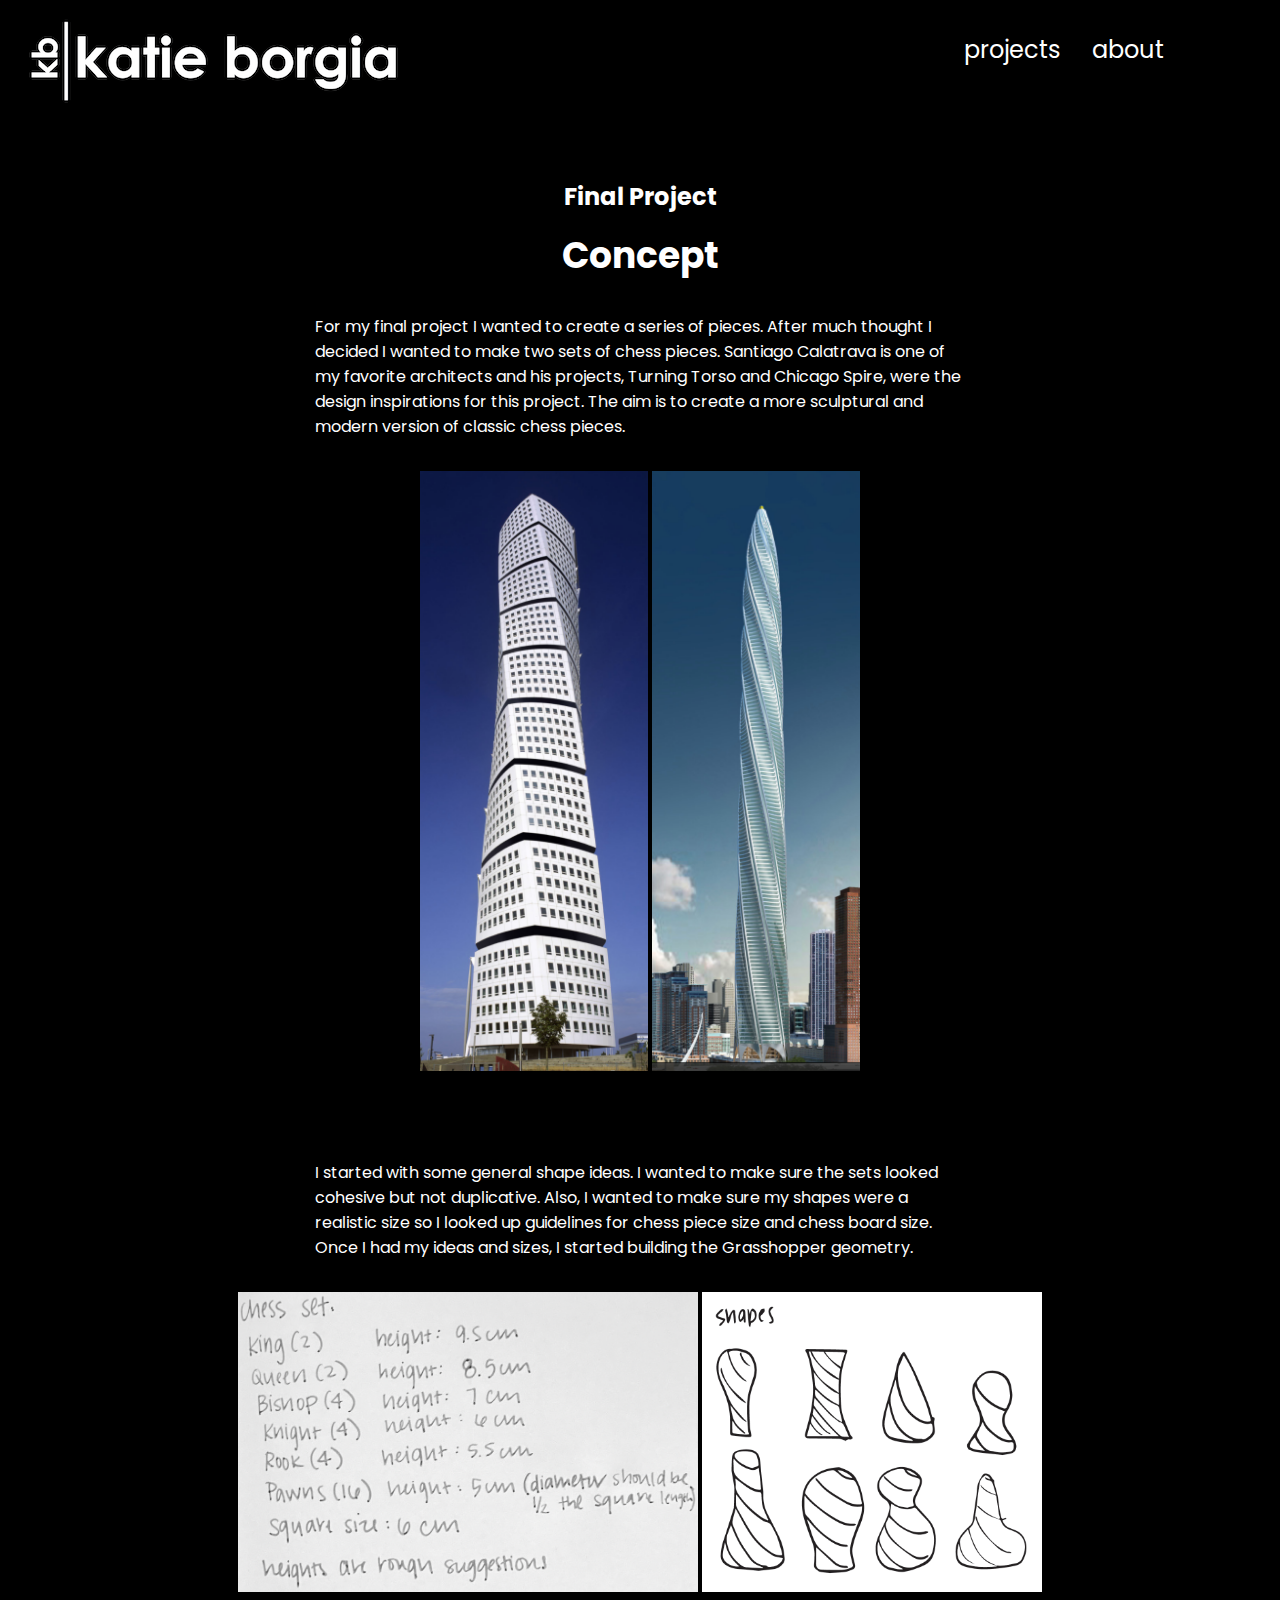
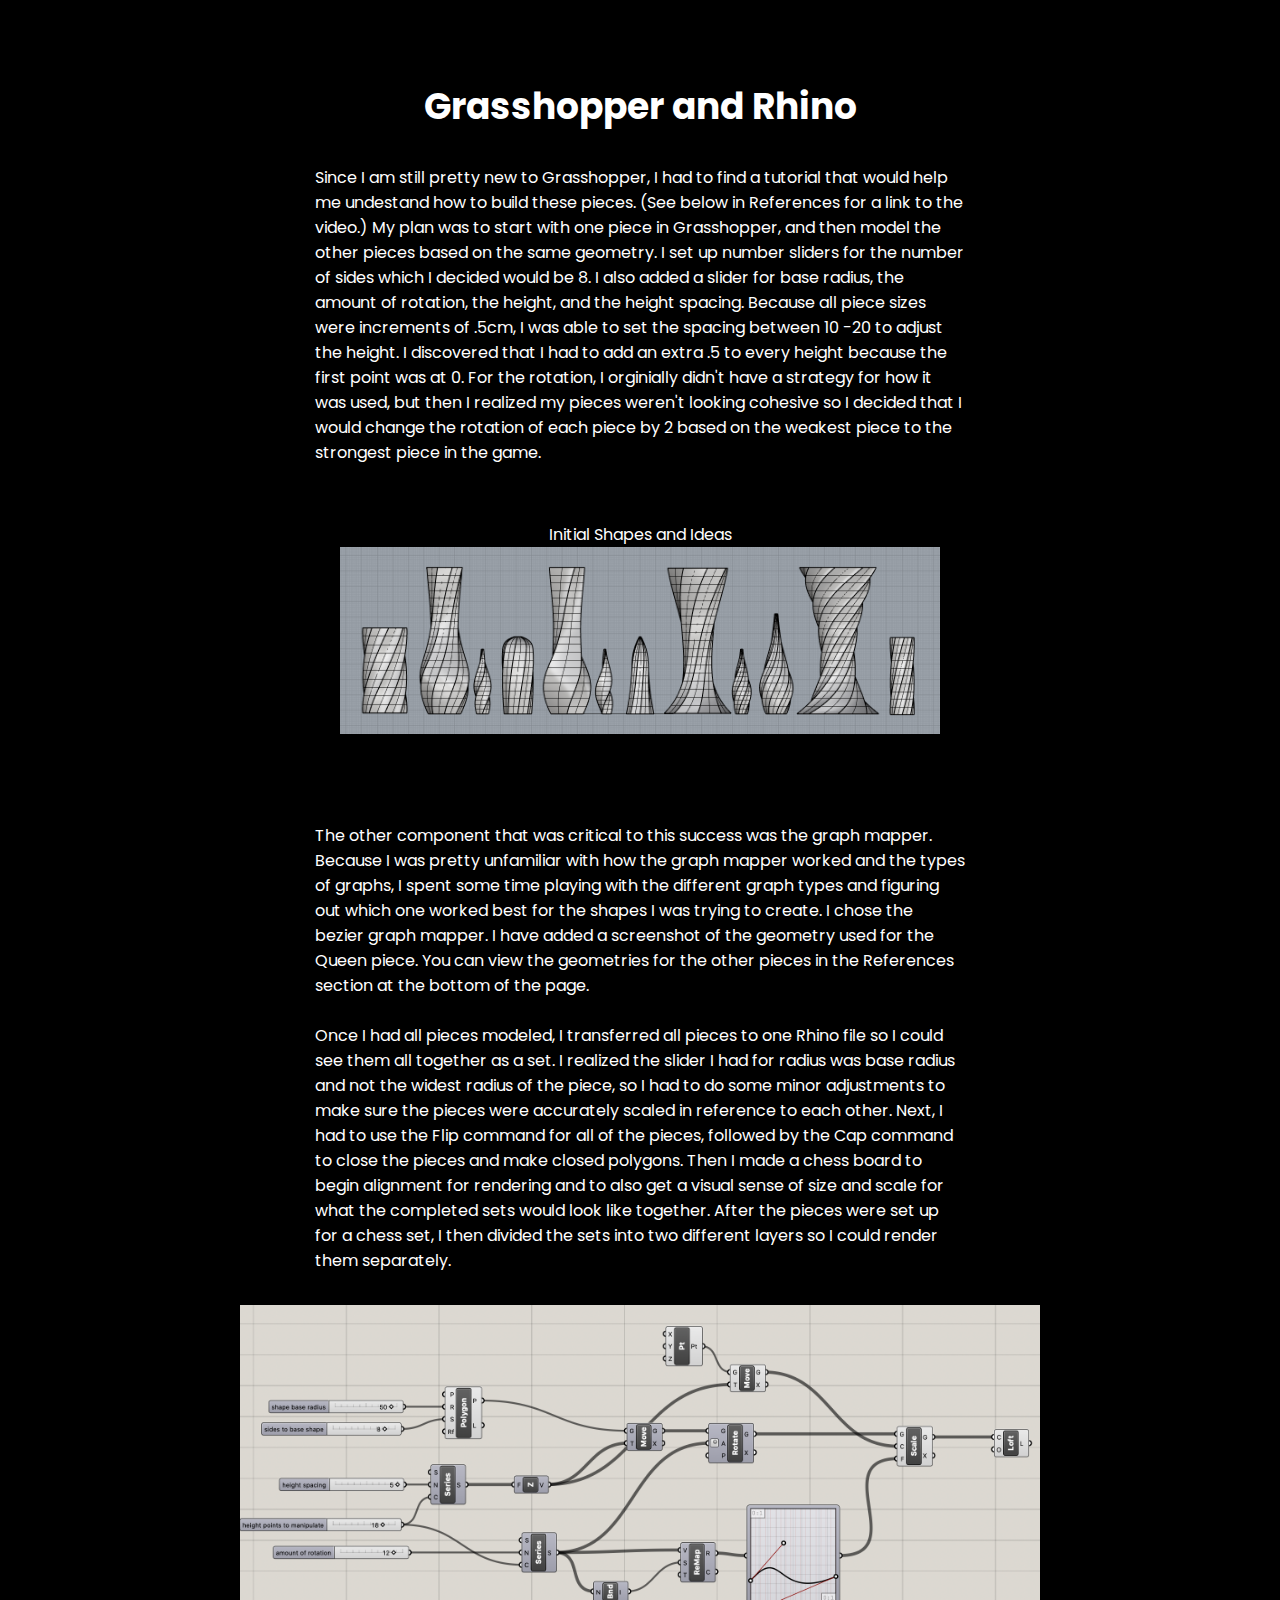
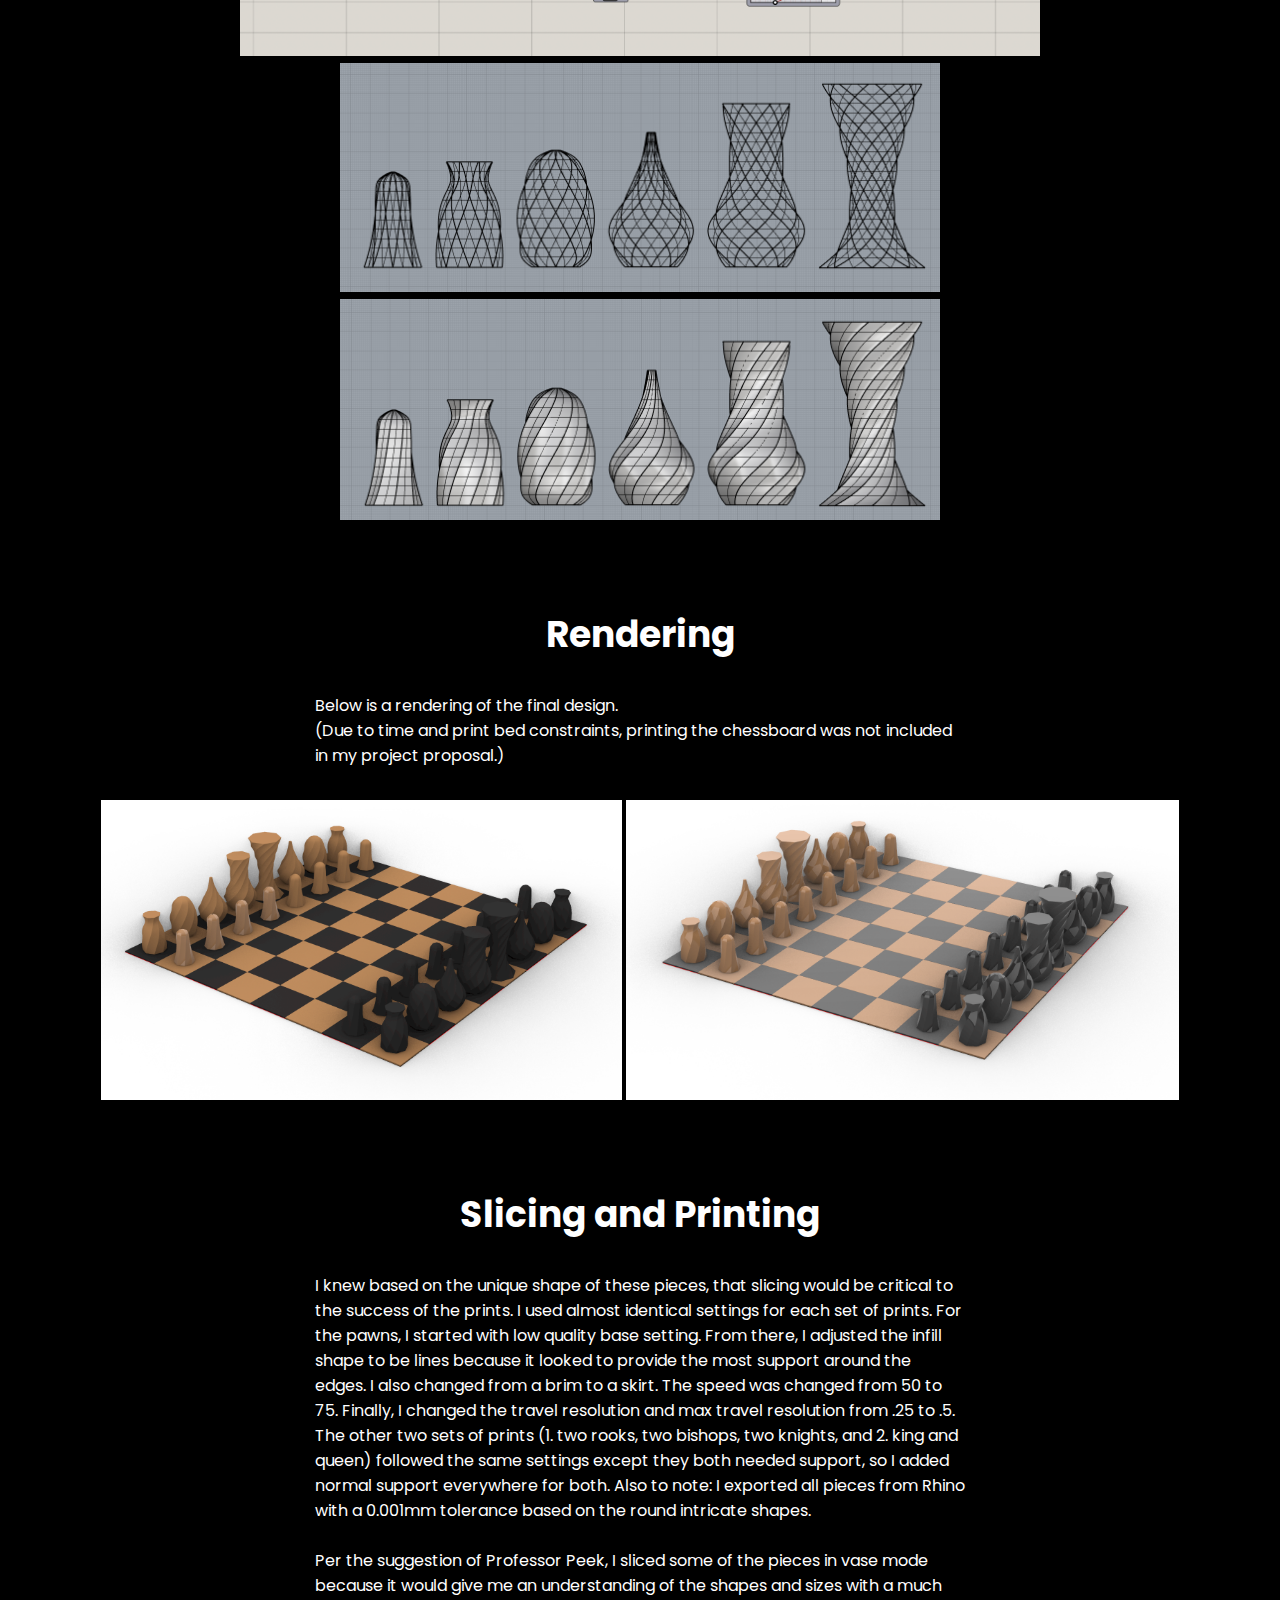
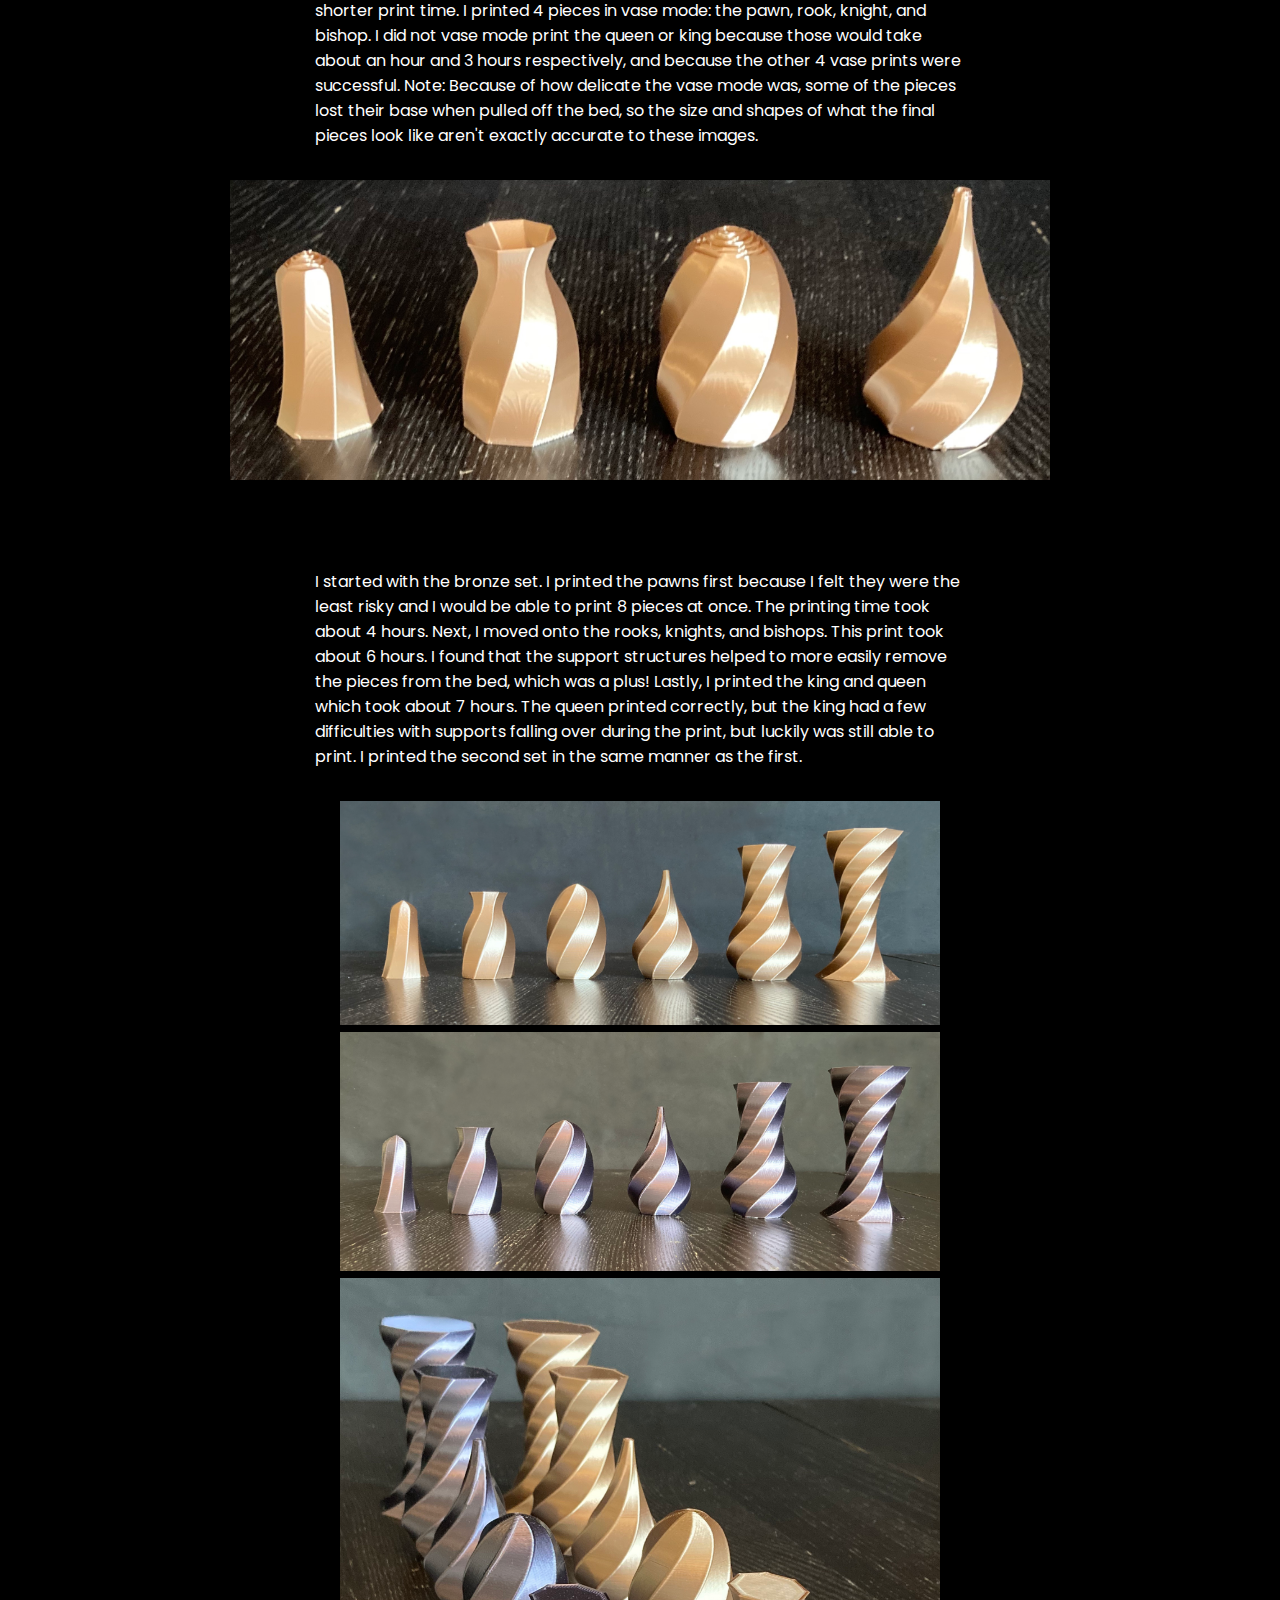
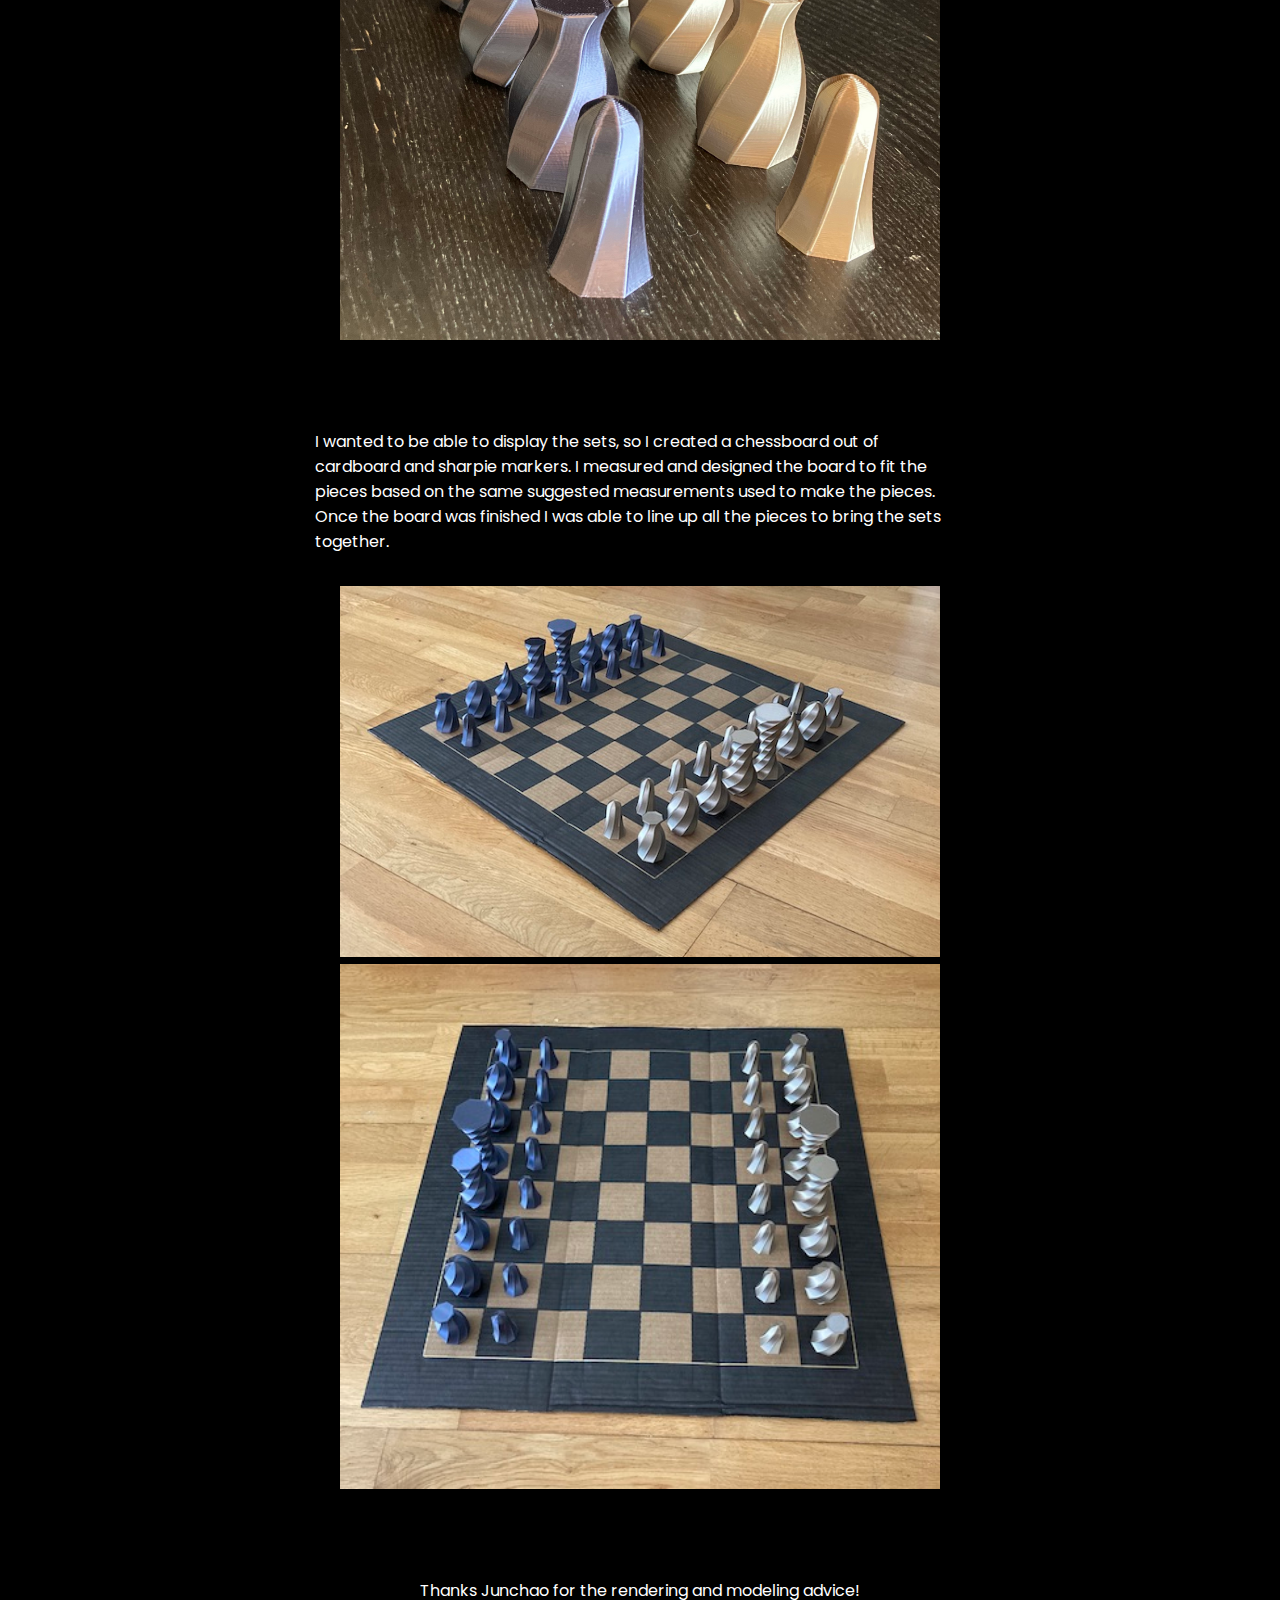
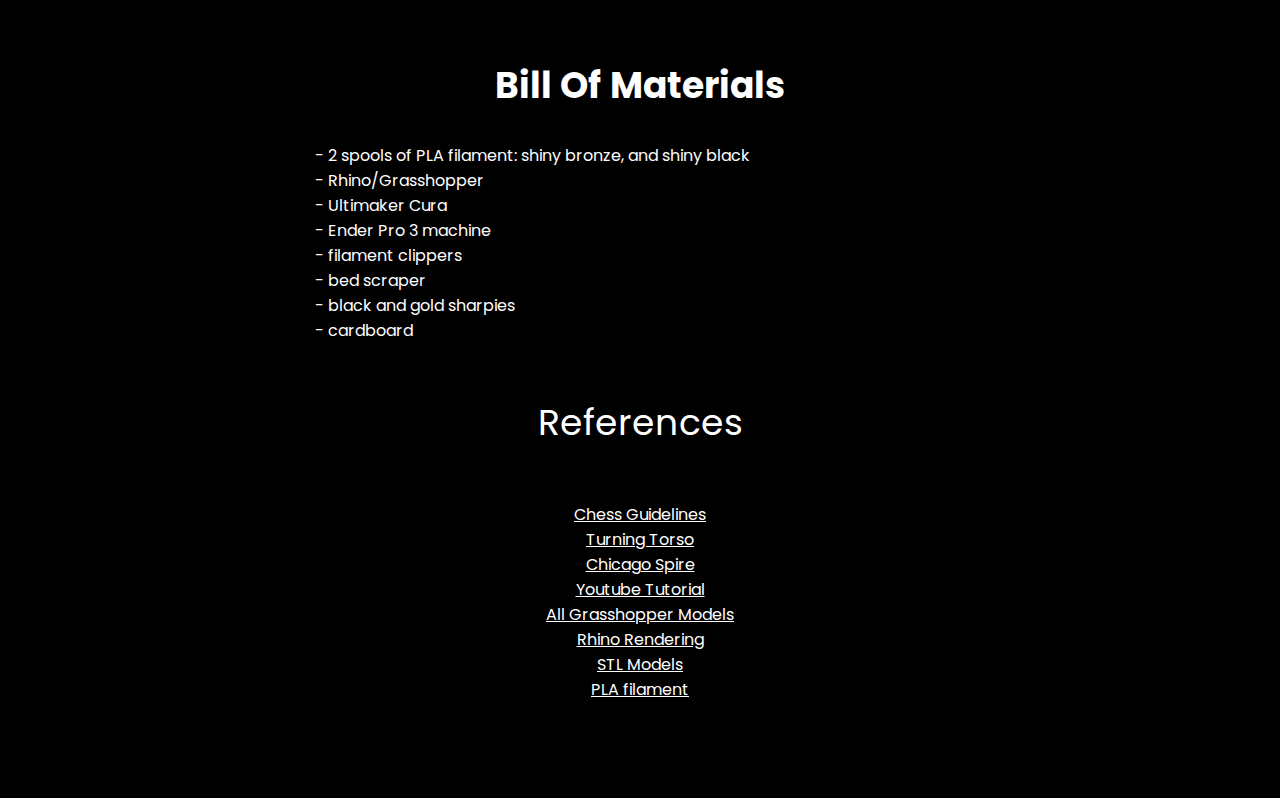
<file: assignment8.html>
<!DOCTYPE html> 
<html> 
    <head> 
        <meta charset="utf-8"> 
        <meta name="viewport" content="width=device-width, maximum-scale=1.0" />

        <title>Katie Borgia's Assignment 8 Page!</title> 

        <link href="style.css" media="screen" rel="stylesheet" type="text/css" />
        <link rel="preconnect" href="https://fonts.gstatic.com">
	    <link href="https://fonts.googleapis.com/css2?family=Poppins&display=swap" rel="stylesheet">

    </head> 
    <body> 
     <header>
      <nav>
      <ul class="navigation-items">
      <li style="float: left;"><a style="display: inline;" href="index.html"><img src="logok.png" alt="Katie Borgia's logo"/></a></li>
      <li><a href="about.html">about</a></li>
      <li><a href="index.html">projects</a></li>
      </ul>
      </nav>
    </header>

        <div class="header" align="center">
            <h1>Final Project</h1>
		<h2 style="font-size: 36px">Concept</h2>
          <p style="width: 650px; display: inline-block; text-align: left;">For my final project I wanted to create a series of pieces. 
		  After much thought I decided I wanted to make two sets of chess pieces. Santiago Calatrava is one of my 
		  favorite architects and his projects, Turning Torso and Chicago Spire, were the design inspirations for this project. The aim is to create a 
		  more sculptural and modern version of classic chess pieces. 
            </p>
            
            <p align="center">
                <img src="turningtorso.png" height=600>
                <img src="chicagospire.png" height=600><br>
            </p><br><br>
		
	   <p style="width: 650px; display: inline-block; text-align: left;">I started with some general shape ideas. I wanted to make sure the sets looked cohesive but
		   not duplicative. Also, I wanted to make sure my shapes were a realistic size so I looked up guidelines for chess piece size and chess board size. Once I 
		   had my ideas and sizes, I started building the Grasshopper geometry. 
            </p>
            
            <p align="center">
		<img src="sketches12.png" height=300>
		<img src="sketches13.png" height=300><br>
            </p><br><br>
	
	<h2 style="font-size: 36px">Grasshopper and Rhino</h2>
	    <p style="width: 650px; display: inline-block; text-align: left;">Since I am still pretty new to Grasshopper, I had to find a tutorial that would help
		    me undestand how to build these pieces. (See below in References for a link to the video.) My plan was to start with one piece in Grasshopper, and then model the
		    other pieces based on the same geometry. I set up number sliders for the number of sides which I decided would be 8. I also
		    added a slider for base radius, the amount of rotation, the height, and the height spacing. Because all piece sizes were increments of
		    .5cm, I was able to set the spacing between 10 -20 to adjust the height. I discovered that I had to add an extra .5 to every height because 
		    the first point was at 0. For the rotation, I orginially didn't have a strategy for how it was used, but then I realized my pieces weren't 
		    looking cohesive so I decided that I would change the rotation of each piece by 2 based on the weakest piece to the strongest piece in the 
		    game. </p><br><br>
		    
		     <p align="center">Initial Shapes and Ideas<br>
		<img src="mess2.png" width=600>
		
		
            </p><br><br>
		    
		    <p style="width: 650px; display: inline-block; text-align: left;">The other component that was critical to this success was the graph mapper. 
	            Because I was pretty unfamiliar with how the graph mapper 
		    worked and the types of graphs, I spent some time playing with the different graph types and figuring out which one worked best for the shapes
		    I was trying to create. I chose the bezier graph mapper. I have added a screenshot of the geometry used for the Queen piece. You can view the 
	            geometries for the other pieces in the References section at the bottom of the page.<br><br>Once I had all pieces 
		    modeled, I transferred all pieces to one Rhino file so I could see them all together as a set. I realized the slider I had for radius was 
		    base radius 
		    and not the widest radius of the piece, so I had to do some minor adjustments to make sure the pieces were accurately scaled in reference 
		    to each other. Next, I had to use the Flip 
		    command for 
		    all of the pieces, followed by the Cap command to close the pieces and make closed polygons. Then I made a chess board to begin alignment 
		    for rendering and to also get a visual sense of size and scale for what the completed sets would look like together.
		    After the pieces were set up for a chess set, I then divided the sets into two different layers so I could render them separately.
            </p>
            
            <p align="center">
		<img src="grasshopperqueen.png" width=800><br>
		<img src="wires.png" width=600><br>
		<img src="shades.png" width=600>
		
            </p><br><br>

	    <h2 style="font-size: 36px">Rendering</h2>
            <p style="width: 650px; display: inline-block; text-align: left">Below is a rendering of the final design.<br>(Due to time and print bed constraints, 
		    printing the chessboard was not included in my project proposal.)
		  
            </p>
    
 
            <p align="center">
                 <img src="plaster1.png" height=300></a>
	    	 <img src="plastic1.png" height=300></a>
                 
            </p><br><br>

<h2 style="font-size: 36px">Slicing and Printing</h2>
            <p style="width: 650px; display: inline-block; text-align: left">I knew based on the unique shape of these pieces, that slicing would be critical
		    to the success of the prints. I used almost identical settings for each set of prints. For the pawns, I started with low quality base setting.
		    From there, I adjusted the infill shape to be lines because it looked to provide the most support around the edges. I also changed from a 
		    brim to a skirt. The speed was changed from 50 to 75. Finally, I changed the travel resolution and max travel resolution from .25 to .5.
		    The other two sets of prints (1. two rooks, two bishops, two knights, and 2. king and queen) followed the same settings except they both 
		    needed support, so I added normal support everywhere for both. Also to note: I exported all pieces from Rhino with a 0.001mm tolerance based on the round intricate shapes.<br><br>
		    Per the suggestion of Professor Peek, I sliced some of the pieces in vase mode 
		    because it would give me an understanding of the shapes and sizes with a much shorter print time. I printed 4 pieces in vase mode: the pawn,
		    rook, knight, and bishop. I did not vase mode print the queen or king because those would take about an hour and 3 hours respectively, and because
		    the other 4 vase prints were successful. Note: Because of how delicate the vase mode was, some of the pieces lost their base when pulled off the bed,
		    so the size and shapes of what the final pieces look like aren't exactly accurate to these images.
		  
            </p>
    
 
            <p align="center">
                 <img src="vase1.jpg" height=300></a>
	    	 
                 
            </p><br><br>

<p style="width: 650px; display: inline-block; text-align: left">I started with the bronze set. I printed the pawns first because I felt they were the least risky
	and I would be able to print 8 pieces at once. The printing time took about 4 hours. Next, I moved onto the rooks, knights, and bishops. This print took 
	about 6 hours. I found that the support structures helped to more easily remove the pieces from the bed, which was a plus! Lastly, I printed the king
	and queen which took about 7 hours. The queen printed correctly, but the king had a few difficulties with supports falling over during the print, but luckily 
	was still able to print. I printed the second set in the same manner as the first.
		  
            </p>
    
 
            <p align="center">
		 <img src="IMG_1585.jpg" width=600></a><br>
                 <img src="IMG_1588.jpg" width=600></a><br>
                 <img src="set6.jpg" width=600></a>
                 
            </p><br><br>

<p style="width: 650px; display: inline-block; text-align: left">I wanted to be able to display the sets, so I created a chessboard out of cardboard and sharpie
	markers. I measured and designed the board to fit the pieces based on the same suggested measurements used to make the pieces. Once the board was finished
	I was able to line up all the pieces to bring the sets together.
		  
            </p>
    
 
            <p align="center">
                
		 <img src="set3.jpg" width=600></a><br>
		 <img src="set4.jpg" width=600></a>
                 
            </p><br><br>
	   
           

 	<p style="width: 650px; display: inline-block; align: center">Thanks Junchao for the rendering and modeling advice!
            </p><br><br>

<h2 style="font-size: 36px">Bill Of Materials</h2>
            <p style="width: 650px; display: inline-block; text-align: left">- 2 spools of PLA filament: shiny bronze, and shiny black<br> 
		   - Rhino/Grasshopper<br>
		   - Ultimaker Cura<br>
		   - Ender Pro 3 machine<br>
		   - filament clippers<br> 
		   - bed scraper<br>
		   - black and gold sharpies<br>
		   - cardboard<br>
            </p><br>

            <p style="width: 650px; display: inline-block; align: center; font-size: 36px">References
            </p>
           
              <p align="center">
		 <a href="https://www.fide.com/FIDE/handbook/Standards_of_Chess_Equipment_and_tournament_venue.pdf">Chess Guidelines</a><br>
                 <a href="https://www.calatrava.com/projects/turning-torso-malmoe.html?view_mode=gallery&image=1">Turning Torso</a><br>
		 <a href="https://www.calatrava.com/projects/chicago-spire-tower-chicago.html?view_mode=gallery&image=5">Chicago Spire</a><br>
		 <a href="https://www.youtube.com/watch?v=TT5a7HZxaE0">Youtube Tutorial</a><br>
		 <a href="grasshopper files.zip">All Grasshopper Models</a><br>    
		 <a href="renderset.3dm">Rhino Rendering</a><br>  
		 <a href="chesspieces.zip">STL Models</a><br> 
		 <a href="https://www.amazon.com/dp/B07S85K1HK?psc=1&ref=ppx_yo2_dt_b_product_details">PLA filament</a>
            
            </p><br><br>

           
</div>
    </body>
</html>
</file>
<file: style.css>
html, body {
  padding: 0 0 0 0;
  margin: 0;
  font-family: 'Poppins', sans-serif;
  background-color: #000;
  color:#ffffff;
}

header > img {
    float:left;
    width:150px;
    margin-left:20px;
}

a {
  color: #ffffff;
}

.header {
  background: #000;
  color: #ffffff;
  padding: 30px 30px 30px;
  clear: left;
}

ul {
        font-family: 'Poppins', sans-serif;
        list-style-type: none;
        margin-right: 100px;
        padding: 0;
        overflow: hidden;
    }
    
li {
        float: right;
        font-size:24px;
    }

li a {
        display:inline-block;
        color:#ffffff;
        text-align: center;
        padding: 16px;
        text-decoration: none;
        font-size:24px;
        margin-bottom: 10px;
    }

    li a:hover {
        color: #ff0000;
    }

  .assignment {
  font-family: 'Poppins', sans-serif;
  padding: 20px 20px 20px 0px;
  width: 400px;
  height: 350px;
  float: left;
  
}

   h1 {
        font-size: 24px;     
    }

h2 {
  font-size: 24px;
  line-height: 24px;
}

.assignment a {
    color: #ffffff;
    text-decoration: none;
}

.assignment a:hover {
  color: #ff0000;
  text-decoration: none;
}

div.assignments {
  align: center
}

 div.p {
        padding: 20px;
        text-align: left;
        font-size: 24px;
    }

div.gallery {
        margin: 20px;
        float:left;
        width: 400px;
    }

    .gallery:hover {
        color: red;
    }

    div.gallery img {
        width: 100%;
        height: auto;
    }

    div.desc {
        padding: 20px;
        text-align: left;
        font-size: 24px;
    }

.introduction img {
  float: left;
  margin-left: 20px;
}

.introduction p {
  margin-left: 20px;
  font-size: 24px;
  margin-top: 0px;
}

.footer {
    width: 1100px;
    float: left;
    padding: 300px 0px 30px 30px;
}

.widebody {
    width: 800px;
    padding: 0px 30px 30px 30px;
}

.widebody a {
}

.widebody a:hover {
  background: #000;
  color: #FFFFFF;
  text-decoration: none;
}
</file>
